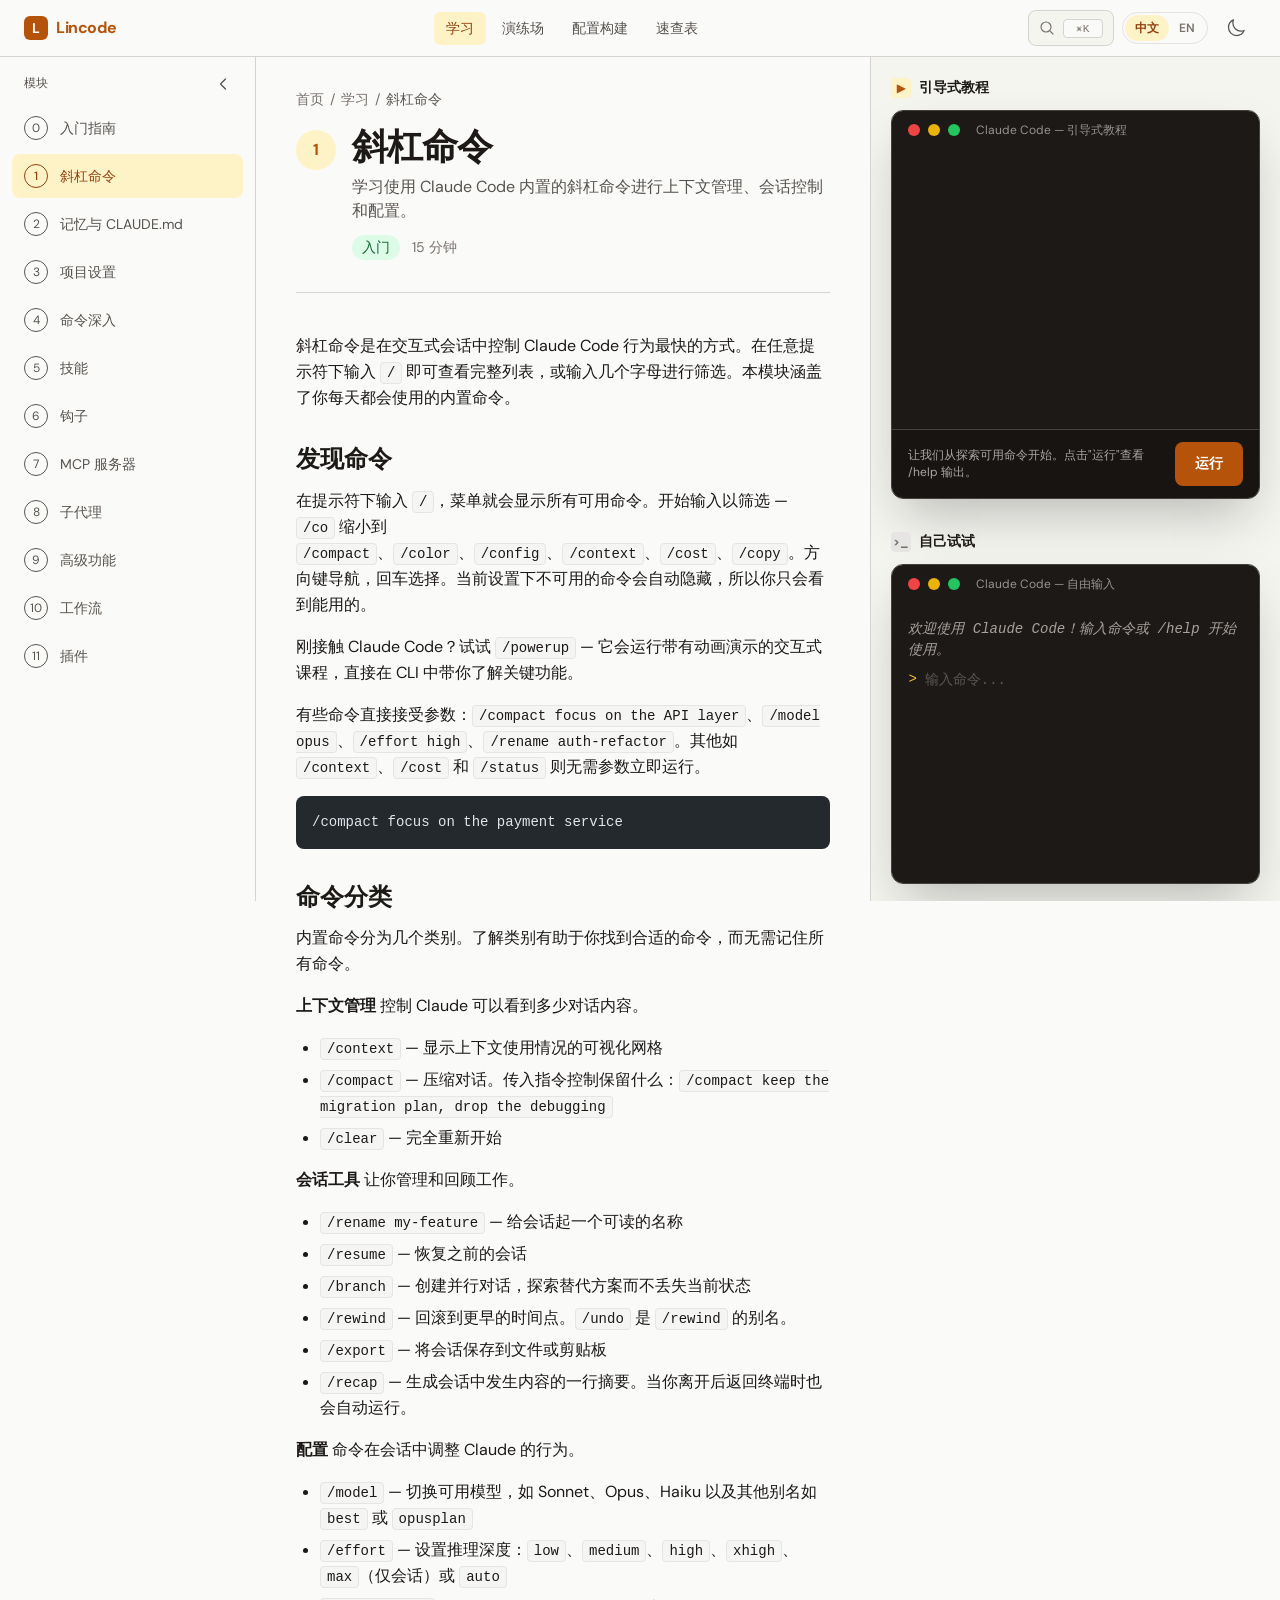
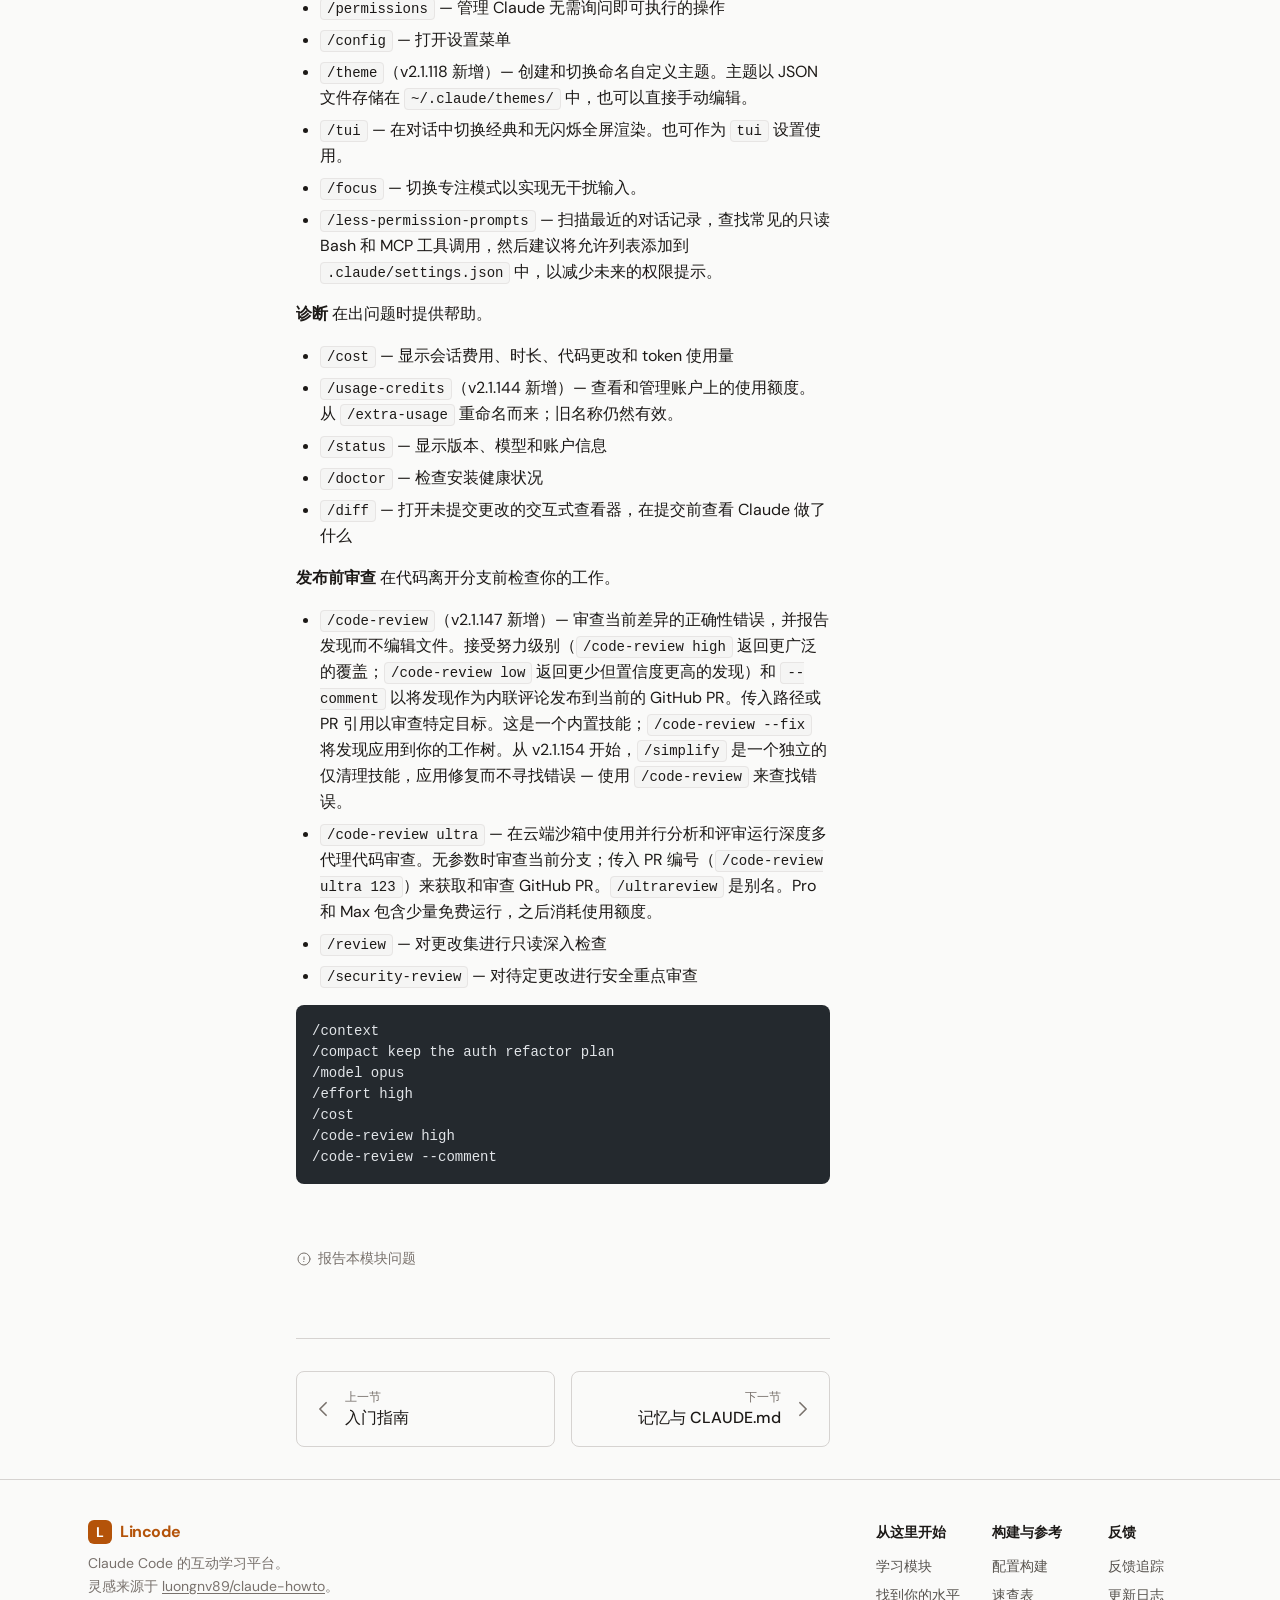
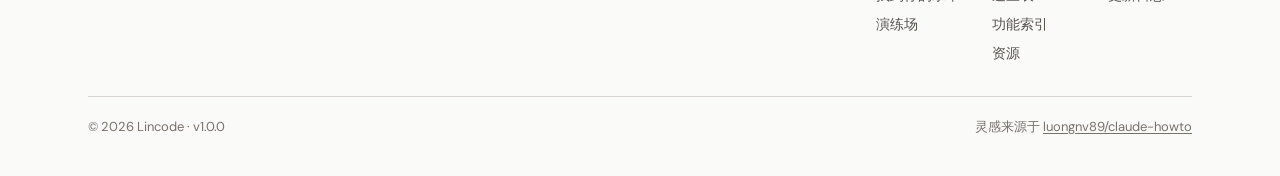
<file: demo-deepseek/index.html>
<!DOCTYPE html>
<html lang="zh-CN" dir="ltr">
<head>
<meta charset="utf-8">
<meta name="viewport" content="width=device-width, initial-scale=1">
<meta name="description" content="学习使用 Claude Code 内置的斜杠命令进行上下文管理、会话控制和配置。">
<title>斜杠命令 — Lincode 学习中心</title>

<!-- Fonts -->
<link rel="preconnect" href="https://fonts.googleapis.com">
<link rel="preconnect" href="https://fonts.gstatic.com" crossorigin>
<link href="https://fonts.googleapis.com/css2?family=DM+Sans:wght@400;500;600;700&family=Source+Serif+4:ital,opsz,wght@0,8..60,400;0,8..60,500;0,8..60,600;1,8..60,400&display=swap" rel="stylesheet">
<style>
@font-face {
  font-family: 'JetBrains Mono';
  src: url('https://claude.nagdy.me/fonts/JetBrainsMono-Regular.woff2') format('woff2');
  font-display: swap;
}

/* ===== CSS Variables (Light) ===== */
:root {
  --font-sans: "DM Sans", ui-sans-serif, system-ui, -apple-system, sans-serif;
  --font-serif: "Source Serif 4", Georgia, "Times New Roman", serif;
  --font-mono: "JetBrains Mono", ui-monospace, "Cascadia Code", "Fira Code", monospace;

  --color-brand: #b45309;
  --color-brand-hover: #92400e;
  --color-brand-light: #fbbf24;
  --color-brand-light-hover: #fcd34d;
  --color-brand-subtle: #fef3c7;
  --color-brand-subtle-dark: #451a03;

  --color-surface: #fafaf9;
  --color-surface-dark: #1c1917;
  --color-surface-elevated: #f5f5f0;
  --color-surface-elevated-dark: #292524;
  --color-surface-muted: #e7e5e4;
  --color-surface-muted-dark: #44403c;

  --color-terminal-bg: #1c1917;
  --color-terminal-text: #e7e5e4;
  --color-terminal-cursor: #fbbf24;
  --color-terminal-selection: #44403c;

  --color-success: #22c55e;
  --color-warning: #eab308;
  --color-error: #ef4444;

  --color-text-primary: #1c1917;
  --color-text-primary-dark: #fafaf9;
  --color-text-secondary: #57534e;
  --color-text-secondary-dark: #d6d3d1;
  --color-text-muted: #78716c;
  --color-text-muted-dark: #a8a29e;

  --color-border: #d6d3d1;
  --color-border-dark: #44403c;

  --color-green-100: #dcfce7;
  --color-green-800: #166534;
  --color-green-900: #14532d;
  --color-stone-100: #f5f5f4;
  --color-stone-200: #e7e5e4;
  --color-stone-300: #d6d3d1;
  --color-stone-400: #a8a29e;
  --color-stone-500: #78716c;
  --color-stone-600: #57534e;
  --color-stone-700: #44403c;
  --color-stone-800: #292524;
  --color-stone-900: #1c1917;
  --color-stone-950: #0c0a09;
  --color-white: #ffffff;
  --color-black: #000000;

  --spacing: 0.25rem;
  --radius-sm: 0.25rem;
  --radius-md: 0.375rem;
  --radius-lg: 0.5rem;
  --radius-xl: 0.75rem;
  --radius-2xl: 1rem;
}

/* ===== Dark Mode ===== */
html.dark {
  --color-surface: #1c1917;
  --color-surface-elevated: #292524;
  --color-surface-muted: #44403c;
  --color-text-primary: #fafaf9;
  --color-text-secondary: #d6d3d1;
  --color-text-muted: #a8a29e;
  --color-border: #44403c;
  --color-brand-subtle: #451a03;
  --color-white: #292524;
  --color-stone-100: #292524;
  --color-stone-200: #44403c;
  --color-stone-800: #1c1917;
  --color-stone-900: #0c0a09;
  --color-green-100: #14532d;
  --color-green-800: #4ade80;
}

/* ===== Base ===== */
*, *::before, *::after {
  box-sizing: border-box;
  margin: 0;
  padding: 0;
}

html {
  -webkit-text-size-adjust: 100%;
  line-height: 1.5;
  font-family: var(--font-sans);
}

body {
  min-height: 100vh;
  display: flex;
  flex-direction: column;
  background: var(--color-surface);
  color: var(--color-text-primary);
}

a { color: inherit; text-decoration: inherit; }
img, svg { vertical-align: middle; display: block; }

/* ===== Skip Link ===== */
.skip-link {
  position: absolute;
  left: -9999px;
  z-index: 999;
  padding: 8px 16px;
  background: var(--color-brand);
  color: white;
  font-size: 14px;
  border-radius: 0 0 var(--radius-md) 0;
}
.skip-link:focus { left: 0; }

/* ===== Header ===== */
.header {
  position: sticky;
  top: 0;
  z-index: 40;
  border-bottom: 1px solid var(--color-border);
  background: var(--color-surface);
  backdrop-filter: blur(8px);
}
html.dark .header {
  border-color: var(--color-border-dark);
  background: var(--color-surface-dark);
}
.header-inner {
  max-width: 90rem;
  margin: 0 auto;
  height: 3.5rem;
  display: flex;
  align-items: center;
  justify-content: space-between;
  padding: 0 1rem;
}
@media (min-width: 64rem) {
  .header-inner { padding: 0 1.5rem; }
}
.logo {
  display: flex;
  align-items: center;
  gap: 0.5rem;
  font-size: 1rem;
  font-weight: 700;
  letter-spacing: -0.025em;
  color: var(--color-text-primary);
}
.logo-icon {
  width: 24px;
  height: 24px;
  flex-shrink: 0;
  display: flex;
  align-items: center;
  justify-content: center;
  border-radius: 6px;
  background: var(--color-brand);
  color: white;
  font-size: 14px;
  font-weight: 700;
}
.logo-brand { color: var(--color-brand); }
html.dark .logo-brand { color: var(--color-brand-light); }
.logo-muted { color: var(--color-text-muted); }

/* Desktop nav */
.desktop-nav { display: none; }
@media (min-width: 64rem) {
  .desktop-nav { display: flex; align-items: center; gap: 0.25rem; }
}
.nav-link {
  border-radius: var(--radius-md);
  padding: 0.375rem 0.75rem;
  font-size: 0.875rem;
  font-weight: 500;
  transition: color 0.15s, background 0.15s;
  color: var(--color-text-secondary);
}
.nav-link:hover { color: var(--color-text-primary); }
.nav-link.active {
  background: var(--color-brand-subtle);
  color: var(--color-brand-hover);
}
html.dark .nav-link.active {
  background: var(--color-brand-subtle-dark);
  color: var(--color-brand-light);
}

/* Header right */
.header-right {
  display: flex;
  align-items: center;
  gap: 0.5rem;
}

.search-pill {
  display: none;
  height: 2.25rem;
  align-items: center;
  gap: 0.5rem;
  border-radius: var(--radius-lg);
  border: 1px solid var(--color-border);
  background: var(--color-surface-elevated);
  padding: 0 0.625rem;
  color: var(--color-text-muted);
  cursor: pointer;
  transition: border-color 0.15s, color 0.15s;
}
.search-pill:hover {
  border-color: rgba(180, 83, 9, 0.4);
  color: var(--color-text-secondary);
}
@media (min-width: 64rem) {
  .search-pill { display: inline-flex; }
}
.search-pill svg { width: 16px; height: 16px; }
.search-shortcut {
  display: inline-block;
  min-width: 2.5rem;
  border-radius: 4px;
  border: 1px solid var(--color-border);
  background: var(--color-surface);
  padding: 0.125rem 0.375rem;
  font-family: var(--font-mono);
  font-size: 11px;
  text-transform: uppercase;
  letter-spacing: 0.05em;
  text-align: center;
  color: var(--color-text-muted);
}
html.dark .search-shortcut {
  border-color: var(--color-border-dark);
  background: var(--color-surface-dark);
}

/* Icon button */
.icon-btn {
  display: flex;
  width: 2.5rem;
  height: 2.5rem;
  align-items: center;
  justify-content: center;
  border-radius: var(--radius-lg);
  color: var(--color-text-secondary);
  cursor: pointer;
  background: none;
  border: none;
  transition: background 0.15s, color 0.15s;
}
.icon-btn:hover {
  background: var(--color-surface-muted);
  color: var(--color-text-primary);
}
html.dark .icon-btn:hover {
  background: var(--color-surface-muted-dark);
}

/* Language switcher */
.lang-switcher {
  display: flex;
  align-items: center;
  border-radius: 999px;
  border: 1px solid rgba(214, 211, 209, 0.6);
  padding: 0.125rem;
}
html.dark .lang-switcher {
  border-color: rgba(68, 64, 60, 0.6);
}
.lang-link {
  border-radius: 999px;
  padding: 0.25rem 0.625rem;
  font-size: 0.75rem;
  font-weight: 600;
  transition: background 0.15s, color 0.15s;
  color: var(--color-text-muted);
  text-decoration: none;
}
.lang-link:hover { color: var(--color-text-primary); }
.lang-link.active {
  background: var(--color-brand-subtle);
  color: var(--color-brand-hover);
}
html.dark .lang-link.active {
  background: var(--color-brand-subtle-dark);
  color: var(--color-brand-light);
}

/* ===== Layout Grid ===== */
.layout-grid {
  flex: 1;
}
@media (min-width: 64rem) {
  .layout-grid {
    display: grid;
    grid-template-columns: 16rem 1fr;
  }
  .layout-grid.has-sidebar-right {
    grid-template-columns: 16rem 1fr;
  }
  .layout-grid .main-with-aside {
    display: grid;
    grid-template-columns: 3fr 2fr;
  }
}

/* ===== Sidebar ===== */
.desktop-sidebar {
  display: none;
}
@media (min-width: 64rem) {
  .desktop-sidebar {
    display: block;
    position: sticky;
    top: 3.5rem;
    height: calc(100vh - 3.5rem);
    overflow-y: auto;
    border-right: 1px solid var(--color-border);
  }
  html.dark .desktop-sidebar {
    border-color: var(--color-border-dark);
  }
}
.sidebar-inner {
  padding: 0.75rem;
}

/* Sidebar nav */
.sidebar-toggle {
  display: flex;
  width: 100%;
  align-items: center;
  justify-content: space-between;
  border-radius: var(--radius-lg);
  padding: 0.375rem 0.75rem;
  font-size: 0.75rem;
  font-weight: 500;
  color: var(--color-text-secondary);
  cursor: pointer;
  background: none;
  border: none;
  transition: background 0.15s, color 0.15s;
  margin-bottom: 0.5rem;
}
.sidebar-toggle:hover {
  background: var(--color-surface-muted);
  color: var(--color-text-primary);
}
html.dark .sidebar-toggle:hover {
  background: var(--color-surface-muted-dark);
}
.sidebar-chevron {
  width: 1rem;
  height: 1rem;
  transition: transform 0.15s;
}

.sidebar-nav-list {
  list-style: none;
  display: flex;
  flex-direction: column;
  gap: 0.25rem;
}
.sidebar-nav-link {
  display: flex;
  min-height: 44px;
  align-items: center;
  gap: 0.75rem;
  border-radius: var(--radius-lg);
  padding: 0.5rem 0.75rem;
  font-size: 0.875rem;
  color: var(--color-text-secondary);
  text-decoration: none;
  transition: background 0.15s, color 0.15s;
}
.sidebar-nav-link:hover {
  background: var(--color-surface-muted);
  color: var(--color-text-primary);
}
html.dark .sidebar-nav-link:hover {
  background: var(--color-surface-muted-dark);
}
.sidebar-nav-link.active {
  background: var(--color-brand-subtle);
  color: var(--color-brand-hover);
  font-weight: 500;
}
html.dark .sidebar-nav-link.active {
  background: var(--color-brand-subtle-dark);
  color: var(--color-brand-light);
}
.sidebar-number {
  display: flex;
  width: 1.5rem;
  height: 1.5rem;
  flex-shrink: 0;
  align-items: center;
  justify-content: center;
  border-radius: 50%;
  border: 1px solid currentColor;
  font-size: 0.75rem;
}
.sidebar-title {
  min-width: 0;
  overflow: hidden;
  text-overflow: ellipsis;
  white-space: nowrap;
}

/* ===== Main Content ===== */
.main-content {
  min-width: 0;
}
.main-inner {
  display: grid;
}
@media (min-width: 64rem) {
  .main-inner {
    grid-template-columns: 3fr 2fr;
  }
}

/* Prose column */
.prose-column {
  min-width: 0;
  padding: 1.5rem 1rem;
}
@media (min-width: 64rem) {
  .prose-column {
    padding: 2rem 2.5rem;
  }
}

/* Module header */
.module-header {
  margin-bottom: 2.5rem;
  border-bottom: 1px solid var(--color-border);
  padding-bottom: 2rem;
}
html.dark .module-header {
  border-color: var(--color-border-dark);
}
.breadcrumb {
  display: flex;
  align-items: center;
  gap: 0.375rem;
  margin-bottom: 1rem;
  font-size: 0.875rem;
  color: var(--color-text-muted);
}
.breadcrumb a { transition: color 0.15s; }
.breadcrumb a:hover { color: var(--color-brand-hover); }
html.dark .breadcrumb a:hover { color: var(--color-brand-light); }
.breadcrumb-current { color: var(--color-text-secondary); }

.module-title-row {
  display: flex;
  align-items: flex-start;
  gap: 1rem;
}
.module-number {
  margin-top: 0.25rem;
  display: flex;
  width: 2.5rem;
  height: 2.5rem;
  flex-shrink: 0;
  align-items: center;
  justify-content: center;
  border-radius: 50%;
  background: var(--color-brand-subtle);
  font-size: 1rem;
  font-weight: 700;
  color: var(--color-brand);
}
html.dark .module-number {
  background: var(--color-brand-subtle-dark);
  color: var(--color-brand-light);
}
.module-title {
  font-family: var(--font-serif);
  font-size: 1.875rem;
  font-weight: 700;
  letter-spacing: -0.025em;
  line-height: 1.15;
  color: var(--color-text-primary);
}
@media (min-width: 64rem) {
  .module-title { font-size: 2.25rem; }
}
.module-desc {
  margin-top: 0.5rem;
  max-width: 32rem;
  color: var(--color-text-secondary);
}
.module-meta {
  margin-top: 0.75rem;
  display: flex;
  flex-wrap: wrap;
  align-items: center;
  gap: 0.75rem;
  font-size: 0.875rem;
}
.badge {
  display: inline-block;
  border-radius: 999px;
  padding: 0.125rem 0.625rem;
  font-weight: 500;
  background: var(--color-green-100);
  color: var(--color-green-800);
}
.module-time {
  color: var(--color-text-muted);
}

/* ===== Prose ===== */
.prose {
  max-width: none;
  font-size: 1rem;
  line-height: 1.625;
  color: var(--color-text-primary);
}
.prose h2 {
  font-family: var(--font-serif);
  font-size: 1.5rem;
  font-weight: 600;
  line-height: 1.35;
  margin-top: 2rem;
  margin-bottom: 0.75rem;
  color: var(--color-text-primary);
}
.prose p {
  margin-bottom: 1rem;
}
.prose code {
  font-family: var(--font-mono);
  font-size: 0.875em;
  background: var(--color-stone-100);
  padding: 0.125rem 0.375rem;
  border-radius: 4px;
  border: 1px solid var(--color-stone-200);
  color: var(--color-text-primary);
}
html.dark .prose code {
  background: var(--color-stone-800);
  border-color: var(--color-stone-700);
}
.prose strong {
  font-weight: 600;
  color: var(--color-text-primary);
}
.prose ul {
  list-style: disc;
  padding-left: 1.5rem;
  margin-bottom: 1rem;
}
.prose li {
  margin-bottom: 0.375rem;
}
.prose a {
  color: var(--color-brand);
  text-decoration: underline;
  text-underline-offset: 2px;
  transition: color 0.15s;
}
.prose a:hover {
  color: var(--color-brand-hover);
}
html.dark .prose a {
  color: var(--color-brand-light);
}
html.dark .prose a:hover {
  color: var(--color-brand-light-hover);
}

/* Code block */
.code-block {
  overflow-x: auto;
  border-radius: var(--radius-lg);
  background: #24292e;
  color: #e1e4e8;
  margin-bottom: 1rem;
}
.code-block pre {
  padding: 1rem;
  font-family: var(--font-mono);
  font-size: 0.875rem;
  line-height: 1.5;
  overflow-x: auto;
}
.code-block code {
  background: none !important;
  border: none !important;
  padding: 0 !important;
  font-size: inherit !important;
  color: inherit !important;
}

/* ===== Right Panel (Sticky) ===== */
.right-panel {
  display: none;
}
@media (min-width: 64rem) {
  .right-panel {
    display: block;
    position: sticky;
    top: 3.5rem;
    height: calc(100vh - 3.5rem);
    overflow-y: auto;
    border-left: 1px solid var(--color-border);
    background: var(--color-surface-elevated);
  }
  html.dark .right-panel {
    border-color: var(--color-border-dark);
    background: var(--color-surface-elevated-dark);
  }
}
.right-panel-inner {
  padding: 1.25rem;
}
.right-panel-section {
  margin-bottom: 2rem;
}
.section-title {
  display: flex;
  align-items: center;
  gap: 0.5rem;
  margin-bottom: 0.75rem;
  font-size: 0.875rem;
  font-weight: 600;
  color: var(--color-text-primary);
}
.section-icon {
  display: flex;
  width: 1.25rem;
  height: 1.25rem;
  align-items: center;
  justify-content: center;
  border-radius: 4px;
  font-size: 0.75rem;
  font-weight: 700;
}
.section-icon.brand {
  background: var(--color-brand-subtle);
  color: var(--color-brand);
}
html.dark .section-icon.brand {
  background: var(--color-brand-subtle-dark);
  color: var(--color-brand-light);
}
.section-icon.muted {
  background: var(--color-surface-muted);
  color: var(--color-text-muted);
}
html.dark .section-icon.muted {
  background: var(--color-surface-muted-dark);
}

/* ===== Terminal Simulator ===== */
.terminal {
  overflow: hidden;
  border-radius: var(--radius-xl);
  border: 1px solid #44403c;
  box-shadow: 0 25px 50px -12px rgba(0,0,0,0.25);
}
.terminal-titlebar {
  display: flex;
  align-items: center;
  gap: 0.5rem;
  background: #1c1917;
  padding: 0.625rem 1rem;
}
.terminal-dot {
  width: 0.75rem;
  height: 0.75rem;
  border-radius: 50%;
}
.terminal-dot.red { background: #ef4444; }
.terminal-dot.yellow { background: #eab308; }
.terminal-dot.green { background: #22c55e; }
.terminal-label {
  margin-left: 0.5rem;
  font-size: 0.75rem;
  color: rgba(231, 229, 228, 0.6);
  font-family: var(--font-sans);
}
.terminal-body {
  background: #1c1917;
  padding: 1rem;
  font-family: var(--font-mono);
  font-size: 0.875rem;
  min-height: 280px;
  max-height: 480px;
  overflow-y: auto;
  color: #e7e5e4;
  line-height: 1.5;
}
.terminal-body .welcome {
  color: #a8a29e;
  font-style: italic;
  margin-bottom: 0.5rem;
}
.terminal-body .prompt-line {
  display: flex;
  align-items: center;
  gap: 0.5rem;
}
.terminal-body .prompt {
  color: var(--color-brand-light);
  flex-shrink: 0;
  user-select: none;
}
.terminal-input {
  flex: 1;
  background: transparent;
  border: none;
  outline: none;
  font-family: var(--font-mono);
  font-size: 1rem;
  color: #e7e5e4;
  caret-color: #fbbf24;
}
@media (min-width: 64rem) {
  .terminal-input { font-size: 0.875rem; }
}
.terminal-input::placeholder {
  color: rgba(231, 229, 228, 0.3);
}
.terminal-footer {
  display: flex;
  align-items: center;
  justify-content: space-between;
  border-top: 1px solid #44403c;
  background: #171412;
  padding: 0.75rem 1rem;
}
.terminal-desc {
  flex: 1;
  font-family: var(--font-sans);
  font-size: 0.75rem;
  color: rgba(231, 229, 228, 0.7);
  line-height: 1.4;
}
.terminal-btn {
  min-height: 44px;
  border-radius: var(--radius-lg);
  background: var(--color-brand);
  padding: 0.5rem 1.25rem;
  font-size: 0.875rem;
  font-weight: 600;
  color: white;
  border: none;
  cursor: pointer;
  white-space: nowrap;
  transition: background 0.15s;
}
.terminal-btn:hover {
  background: var(--color-brand-hover);
}

/* Guided step output */
.terminal-output {
  margin-bottom: 0.5rem;
  white-space: pre-wrap;
  font-family: var(--font-mono);
  font-size: 0.875rem;
  color: #e7e5e4;
  line-height: 1.5;
}

/* ===== Quiz ===== */
.quiz-card {
  border-radius: var(--radius-xl);
  border: 1px solid var(--color-stone-200);
  background: var(--color-white);
  padding: 1.5rem;
}
html.dark .quiz-card {
  border-color: var(--color-stone-700);
  background: rgba(41, 37, 36, 0.5);
}
.quiz-header {
  display: flex;
  align-items: center;
  justify-content: space-between;
  margin-bottom: 1rem;
  font-size: 0.75rem;
  color: var(--color-stone-500);
}
html.dark .quiz-header { color: var(--color-stone-400); }
.quiz-progress {
  height: 0.375rem;
  border-radius: 999px;
  background: var(--color-stone-100);
  margin-bottom: 1.5rem;
  overflow: hidden;
}
html.dark .quiz-progress { background: var(--color-stone-700); }
.quiz-progress-bar {
  height: 100%;
  border-radius: 999px;
  background: var(--color-brand);
  transition: width 0.3s;
}
.quiz-question {
  margin-bottom: 1rem;
  font-size: 1rem;
  font-weight: 500;
  color: var(--color-stone-900);
  line-height: 1.5;
}
html.dark .quiz-question { color: var(--color-stone-100); }
.quiz-options {
  display: flex;
  flex-direction: column;
  gap: 0.5rem;
}
.quiz-option {
  display: flex;
  width: 100%;
  align-items: flex-start;
  gap: 0.75rem;
  border-radius: var(--radius-lg);
  border: 1px solid var(--color-stone-200);
  padding: 0.75rem;
  font-size: 0.875rem;
  text-align: left;
  cursor: pointer;
  transition: border-color 0.15s;
  color: var(--color-stone-800);
  background: transparent;
}
html.dark .quiz-option {
  border-color: var(--color-stone-600);
  color: var(--color-stone-200);
}
.quiz-option:hover {
  border-color: var(--color-brand-light-hover);
}
html.dark .quiz-option:hover {
  border-color: var(--color-brand-hover);
}
.quiz-radio {
  margin-top: 0.125rem;
  display: flex;
  width: 1.25rem;
  height: 1.25rem;
  flex-shrink: 0;
  align-items: center;
  justify-content: center;
  border-radius: 50%;
  border: 2px solid var(--color-stone-300);
}
html.dark .quiz-radio {
  border-color: var(--color-stone-600);
}

/* ===== Templates ===== */
.template-card {
  border-radius: var(--radius-xl);
  border: 1px solid var(--color-border);
  background: var(--color-white);
  padding: 1rem;
  box-shadow: 0 1px 3px rgba(0,0,0,0.05);
  margin-bottom: 1.5rem;
}
html.dark .template-card {
  border-color: var(--color-border-dark);
  background: var(--color-stone-800);
}
.template-header {
  display: flex;
  flex-direction: column;
  gap: 0.5rem;
  margin-bottom: 0.75rem;
}
@media (min-width: 40rem) {
  .template-header {
    flex-direction: row;
    align-items: flex-start;
    justify-content: space-between;
  }
}
.template-name {
  font-size: 1rem;
  font-weight: 600;
  color: var(--color-text-primary);
}
.template-desc {
  margin-top: 0.25rem;
  font-size: 0.875rem;
  color: var(--color-text-secondary);
}
.template-lang {
  display: inline-block;
  border-radius: 4px;
  background: var(--color-stone-100);
  padding: 0.125rem 0.375rem;
  font-family: var(--font-mono);
  font-size: 0.75rem;
  color: var(--color-stone-600);
  white-space: nowrap;
  flex-shrink: 0;
}
html.dark .template-lang {
  background: var(--color-stone-800);
  color: var(--color-stone-300);
}
.template-code-wrap {
  position: relative;
  overflow-x: auto;
  border-radius: var(--radius-lg);
  border: 1px solid var(--color-stone-700);
  background: var(--color-stone-900);
}
.template-code {
  padding: 1rem 2.5rem 1rem 1rem;
  font-family: var(--font-mono);
  font-size: 0.875rem;
  color: var(--color-stone-100);
  line-height: 1.5;
  white-space: pre-wrap;
}
.copy-btn {
  position: absolute;
  top: 0.5rem;
  right: 0.5rem;
  display: inline-flex;
  align-items: center;
  border-radius: var(--radius-md);
  padding: 0.375rem;
  opacity: 0.6;
  cursor: pointer;
  color: var(--color-stone-400);
  background: transparent;
  border: none;
  transition: opacity 0.15s, color 0.15s;
}
.copy-btn:hover {
  opacity: 1;
  color: var(--color-stone-100);
}
.copy-btn svg { width: 1rem; height: 1rem; }
.share-btn {
  display: inline-flex;
  align-items: center;
  gap: 0.25rem;
  margin-top: 0.25rem;
  font-size: 0.875rem;
  color: var(--color-text-muted);
  cursor: pointer;
  background: none;
  border: none;
  transition: color 0.15s;
}
.share-btn:hover { color: var(--color-brand); }
.share-btn svg { width: 0.875rem; height: 0.875rem; }
html.dark .share-btn:hover { color: var(--color-brand-light); }

/* ===== Report Link ===== */
.report-link {
  display: inline-flex;
  align-items: center;
  gap: 0.375rem;
  margin-top: 3rem;
  font-size: 0.875rem;
  color: var(--color-text-muted);
  text-decoration: none;
  transition: color 0.15s;
}
.report-link:hover { color: var(--color-brand); }
.report-link svg { width: 1rem; height: 1rem; }
html.dark .report-link:hover { color: var(--color-brand-light); }

/* ===== Prev/Next Nav ===== */
.module-nav {
  margin-top: 4rem;
  display: grid;
  gap: 1rem;
  border-top: 1px solid var(--color-border);
  padding-top: 2rem;
  grid-template-columns: 1fr 1fr;
}
html.dark .module-nav {
  border-color: var(--color-border-dark);
}
.module-nav-link {
  display: flex;
  align-items: center;
  gap: 0.75rem;
  border-radius: var(--radius-lg);
  border: 1px solid var(--color-border);
  padding: 1rem;
  text-decoration: none;
  transition: border-color 0.15s, background 0.15s;
}
.module-nav-link:hover {
  border-color: var(--color-brand);
  background: rgba(254, 243, 199, 0.3);
}
html.dark .module-nav-link {
  border-color: var(--color-border-dark);
}
html.dark .module-nav-link:hover {
  border-color: var(--color-brand-light);
  background: rgba(69, 26, 3, 0.3);
}
.module-nav-link.next {
  justify-content: flex-end;
  text-align: right;
}
.module-nav-label {
  display: block;
  font-size: 0.75rem;
  color: var(--color-text-muted);
}
.module-nav-text {
  font-weight: 500;
  color: var(--color-text-primary);
  transition: color 0.15s;
}
.module-nav-link:hover .module-nav-text {
  color: var(--color-brand-hover);
}
html.dark .module-nav-link:hover .module-nav-text {
  color: var(--color-brand-light);
}
.module-nav-arrow {
  width: 1.25rem;
  height: 1.25rem;
  flex-shrink: 0;
  color: var(--color-text-muted);
  transition: transform 0.15s;
}
.module-nav-link:hover .module-nav-arrow.prev {
  transform: translateX(-0.125rem);
}
.module-nav-link:hover .module-nav-arrow.next {
  transform: translateX(0.125rem);
}

/* ===== Footer ===== */
.footer {
  border-top: 1px solid var(--color-border);
}
html.dark .footer {
  border-color: var(--color-border-dark);
}
.footer-inner {
  max-width: 72rem;
  margin: 0 auto;
  padding: 2.5rem 1rem;
}
@media (min-width: 64rem) {
  .footer-inner { padding: 2.5rem 1.5rem; }
}
.footer-top {
  display: flex;
  flex-direction: column;
  gap: 2rem;
}
@media (min-width: 64rem) {
  .footer-top {
    flex-direction: row;
    align-items: flex-start;
    justify-content: space-between;
  }
}
.footer-brand {
  max-width: 20rem;
}
.footer-brand-text {
  margin-top: 0.5rem;
  font-size: 0.875rem;
  line-height: 1.625;
  color: var(--color-text-muted);
}
.footer-nav {
  display: grid;
  gap: 2rem;
  grid-template-columns: repeat(2, 1fr);
}
@media (min-width: 64rem) {
  .footer-nav {
    grid-template-columns: repeat(3, 1fr);
  }
}
.footer-nav-section-title {
  font-size: 0.875rem;
  font-weight: 600;
  color: var(--color-text-primary);
}
.footer-nav-list {
  list-style: none;
  margin-top: 0.75rem;
  display: flex;
  flex-direction: column;
  gap: 0.5rem;
  font-size: 0.875rem;
  color: var(--color-text-secondary);
}
.footer-nav-list a {
  transition: color 0.15s;
  text-decoration: none;
}
.footer-nav-list a:hover { color: var(--color-brand); }
html.dark .footer-nav-list a:hover { color: var(--color-brand-light); }
.footer-bottom {
  margin-top: 2rem;
  display: flex;
  flex-direction: column;
  gap: 0.25rem;
  border-top: 1px solid var(--color-border);
  padding-top: 1.25rem;
  font-size: 13px;
  color: var(--color-text-muted);
}
@media (min-width: 64rem) {
  .footer-bottom {
    flex-direction: row;
    align-items: center;
    justify-content: space-between;
  }
}
html.dark .footer-bottom {
  border-color: var(--color-border-dark);
}
.footer-bottom a {
  text-decoration: underline;
  text-underline-offset: 2px;
  transition: color 0.15s;
}
.footer-bottom a:hover { color: var(--color-brand); }
html.dark .footer-bottom a:hover { color: var(--color-brand-light); }

/* ===== Mobile ===== */
.mobile-only { display: block; }
@media (min-width: 64rem) {
  .mobile-only { display: none !important; }
}
.desktop-only { display: none; }
@media (min-width: 64rem) {
  .desktop-only { display: block; }
}

/* ===== Dark mode toggle icons ===== */
.sun-icon { display: none; }
.dark .sun-icon { display: block; }
.dark .moon-icon { display: none; }
.moon-icon { display: block; }

/* ===== Responsive tweaks ===== */
@media (max-width: 63.999rem) {
  .main-inner { display: block; }
  .prose-column { padding: 1.5rem 1rem; }
}
</style>
</head>
<body>

<!-- Skip link -->
<a href="#main-content" class="skip-link">跳到主要内容</a>

<!-- ===== Header ===== -->
<header class="header" aria-label="网站页眉">
  <div class="header-inner">
    <a href="/" class="logo">
      <span class="logo-icon">L</span>
      <span class="logo-brand">Lincode</span>
    </a>

    <nav class="desktop-nav" aria-label="主导航">
      <a href="/learn" class="nav-link active">学习</a>
      <a href="/playground" class="nav-link">演练场</a>
      <a href="/build" class="nav-link">配置构建</a>
      <a href="/reference" class="nav-link">速查表</a>
    </nav>

    <div class="header-right">
      <button class="search-pill" aria-label="搜索 (⌘K)">
        <svg fill="none" viewBox="0 0 24 24" stroke-width="1.75" stroke="currentColor">
          <path stroke-linecap="round" stroke-linejoin="round" d="M21 21l-4.35-4.35M10.5 18a7.5 7.5 0 100-15 7.5 7.5 0 000 15z"/>
        </svg>
        <span class="search-shortcut">⌘K</span>
      </button>

      <nav class="lang-switcher" aria-label="语言">
        <span class="lang-link active">中文</span>
        <a href="#" class="lang-link">EN</a>
      </nav>

      <button id="darkModeToggle" class="icon-btn" aria-label="切换深色模式">
        <svg class="sun-icon" fill="none" viewBox="0 0 24 24" stroke-width="1.5" stroke="currentColor" width="20" height="20">
          <path stroke-linecap="round" stroke-linejoin="round" d="M12 3v2.25m6.364.386l-1.591 1.591M21 12h-2.25m-.386 6.364l-1.591-1.591M12 18.75V21m-4.773-4.227l-1.591 1.591M5.25 12H3m4.227-4.773L5.636 5.636M15.75 12a3.75 3.75 0 11-7.5 0 3.75 3.75 0 017.5 0z"/>
        </svg>
        <svg class="moon-icon" fill="none" viewBox="0 0 24 24" stroke-width="1.5" stroke="currentColor" width="20" height="20">
          <path stroke-linecap="round" stroke-linejoin="round" d="M21.752 15.002A9.718 9.718 0 0118 15.75c-5.385 0-9.75-4.365-9.75-9.75 0-1.33.266-2.597.748-3.752A9.753 9.753 0 003 11.25C3 16.635 7.365 21 12.75 21a9.753 9.753 0 009.002-5.998z"/>
        </svg>
      </button>

      <button id="mobileMenuToggle" class="icon-btn mobile-only" aria-label="打开导航菜单" aria-expanded="false">
        <svg fill="none" viewBox="0 0 24 24" stroke-width="1.5" stroke="currentColor" width="20" height="20">
          <path stroke-linecap="round" stroke-linejoin="round" d="M3.75 6.75h16.5M3.75 12h16.5m-16.5 5.25h16.5"/>
        </svg>
      </button>
    </div>
  </div>
</header>

<!-- ===== Layout ===== -->
<div class="layout-grid" id="layoutGrid">
  <!-- Desktop Sidebar -->
  <aside class="desktop-sidebar" id="desktopSidebar">
    <nav class="sidebar-inner" aria-label="模块导航">
      <div>
        <button class="sidebar-toggle" id="sidebarCollapseToggle" aria-label="切换侧边栏">
          <span>模块</span>
          <svg class="sidebar-chevron" fill="none" viewBox="0 0 24 24" stroke-width="2" stroke="currentColor">
            <path stroke-linecap="round" stroke-linejoin="round" d="M15.75 19.5L8.25 12l7.5-7.5"/>
          </svg>
        </button>
        <ul class="sidebar-nav-list">
          <li><a href="#" class="sidebar-nav-link"><span class="sidebar-number">0</span><span class="sidebar-title">入门指南</span></a></li>
          <li><a href="#" class="sidebar-nav-link active"><span class="sidebar-number">1</span><span class="sidebar-title">斜杠命令</span></a></li>
          <li><a href="#" class="sidebar-nav-link"><span class="sidebar-number">2</span><span class="sidebar-title">记忆与 CLAUDE.md</span></a></li>
          <li><a href="#" class="sidebar-nav-link"><span class="sidebar-number">3</span><span class="sidebar-title">项目设置</span></a></li>
          <li><a href="#" class="sidebar-nav-link"><span class="sidebar-number">4</span><span class="sidebar-title">命令深入</span></a></li>
          <li><a href="#" class="sidebar-nav-link"><span class="sidebar-number">5</span><span class="sidebar-title">技能</span></a></li>
          <li><a href="#" class="sidebar-nav-link"><span class="sidebar-number">6</span><span class="sidebar-title">钩子</span></a></li>
          <li><a href="#" class="sidebar-nav-link"><span class="sidebar-number">7</span><span class="sidebar-title">MCP 服务器</span></a></li>
          <li><a href="#" class="sidebar-nav-link"><span class="sidebar-number">8</span><span class="sidebar-title">子代理</span></a></li>
          <li><a href="#" class="sidebar-nav-link"><span class="sidebar-number">9</span><span class="sidebar-title">高级功能</span></a></li>
          <li><a href="#" class="sidebar-nav-link"><span class="sidebar-number">10</span><span class="sidebar-title">工作流</span></a></li>
          <li><a href="#" class="sidebar-nav-link"><span class="sidebar-number">11</span><span class="sidebar-title">插件</span></a></li>
        </ul>
      </div>
    </nav>
  </aside>

  <!-- Main Content -->
  <main class="main-content" id="main-content" tabindex="-1">
    <div class="main-inner">
      <!-- Prose Column -->
      <div class="prose-column">
        <!-- Module header -->
        <div class="module-header">
          <nav class="breadcrumb" aria-label="面包屑导航">
            <a href="/">首页</a>
            <span aria-hidden="true">/</span>
            <a href="/learn">学习</a>
            <span aria-hidden="true">/</span>
            <span class="breadcrumb-current" aria-current="page">斜杠命令</span>
          </nav>
          <div class="module-title-row">
            <span class="module-number">1</span>
            <div>
              <h1 class="module-title">斜杠命令</h1>
              <p class="module-desc">学习使用 Claude Code 内置的斜杠命令进行上下文管理、会话控制和配置。</p>
              <div class="module-meta">
                <span class="badge">入门</span>
                <span class="module-time">15 分钟</span>
              </div>
            </div>
          </div>
        </div>

        <!-- Prose content -->
        <article class="prose">
          <p>斜杠命令是在交互式会话中控制 Claude Code 行为最快的方式。在任意提示符下输入 <code>/</code> 即可查看完整列表，或输入几个字母进行筛选。本模块涵盖了你每天都会使用的内置命令。</p>

          <h2 id="discovering-commands">发现命令</h2>
          <p>在提示符下输入 <code>/</code>，菜单就会显示所有可用命令。开始输入以筛选 — <code>/co</code> 缩小到 <code>/compact</code>、<code>/color</code>、<code>/config</code>、<code>/context</code>、<code>/cost</code>、<code>/copy</code>。方向键导航，回车选择。当前设置下不可用的命令会自动隐藏，所以你只会看到能用的。</p>
          <p>刚接触 Claude Code？试试 <code>/powerup</code> — 它会运行带有动画演示的交互式课程，直接在 CLI 中带你了解关键功能。</p>
          <p>有些命令直接接受参数：<code>/compact focus on the API layer</code>、<code>/model opus</code>、<code>/effort high</code>、<code>/rename auth-refactor</code>。其他如 <code>/context</code>、<code>/cost</code> 和 <code>/status</code> 则无需参数立即运行。</p>

          <div class="code-block">
            <pre><code><span>/compact focus on the payment service</span></code></pre>
          </div>

          <h2 id="command-categories">命令分类</h2>
          <p>内置命令分为几个类别。了解类别有助于你找到合适的命令，而无需记住所有命令。</p>

          <p><strong>上下文管理</strong> 控制 Claude 可以看到多少对话内容。</p>
          <ul>
            <li><code>/context</code> — 显示上下文使用情况的可视化网格</li>
            <li><code>/compact</code> — 压缩对话。传入指令控制保留什么：<code>/compact keep the migration plan, drop the debugging</code></li>
            <li><code>/clear</code> — 完全重新开始</li>
          </ul>

          <p><strong>会话工具</strong> 让你管理和回顾工作。</p>
          <ul>
            <li><code>/rename my-feature</code> — 给会话起一个可读的名称</li>
            <li><code>/resume</code> — 恢复之前的会话</li>
            <li><code>/branch</code> — 创建并行对话，探索替代方案而不丢失当前状态</li>
            <li><code>/rewind</code> — 回滚到更早的时间点。<code>/undo</code> 是 <code>/rewind</code> 的别名。</li>
            <li><code>/export</code> — 将会话保存到文件或剪贴板</li>
            <li><code>/recap</code> — 生成会话中发生内容的一行摘要。当你离开后返回终端时也会自动运行。</li>
          </ul>

          <p><strong>配置</strong> 命令在会话中调整 Claude 的行为。</p>
          <ul>
            <li><code>/model</code> — 切换可用模型，如 Sonnet、Opus、Haiku 以及其他别名如 <code>best</code> 或 <code>opusplan</code></li>
            <li><code>/effort</code> — 设置推理深度：<code>low</code>、<code>medium</code>、<code>high</code>、<code>xhigh</code>、<code>max</code>（仅会话）或 <code>auto</code></li>
            <li><code>/permissions</code> — 管理 Claude 无需询问即可执行的操作</li>
            <li><code>/config</code> — 打开设置菜单</li>
            <li><code>/theme</code>（v2.1.118 新增）— 创建和切换命名自定义主题。主题以 JSON 文件存储在 <code>~/.claude/themes/</code> 中，也可以直接手动编辑。</li>
            <li><code>/tui</code> — 在对话中切换经典和无闪烁全屏渲染。也可作为 <code>tui</code> 设置使用。</li>
            <li><code>/focus</code> — 切换专注模式以实现无干扰输入。</li>
            <li><code>/less-permission-prompts</code> — 扫描最近的对话记录，查找常见的只读 Bash 和 MCP 工具调用，然后建议将允许列表添加到 <code>.claude/settings.json</code> 中，以减少未来的权限提示。</li>
          </ul>

          <p><strong>诊断</strong> 在出问题时提供帮助。</p>
          <ul>
            <li><code>/cost</code> — 显示会话费用、时长、代码更改和 token 使用量</li>
            <li><code>/usage-credits</code>（v2.1.144 新增）— 查看和管理账户上的使用额度。从 <code>/extra-usage</code> 重命名而来；旧名称仍然有效。</li>
            <li><code>/status</code> — 显示版本、模型和账户信息</li>
            <li><code>/doctor</code> — 检查安装健康状况</li>
            <li><code>/diff</code> — 打开未提交更改的交互式查看器，在提交前查看 Claude 做了什么</li>
          </ul>

          <p><strong>发布前审查</strong> 在代码离开分支前检查你的工作。</p>
          <ul>
            <li><code>/code-review</code>（v2.1.147 新增）— 审查当前差异的正确性错误，并报告发现而不编辑文件。接受努力级别（<code>/code-review high</code> 返回更广泛的覆盖；<code>/code-review low</code> 返回更少但置信度更高的发现）和 <code>--comment</code> 以将发现作为内联评论发布到当前的 GitHub PR。传入路径或 PR 引用以审查特定目标。这是一个内置技能；<code>/code-review --fix</code> 将发现应用到你的工作树。从 v2.1.154 开始，<code>/simplify</code> 是一个独立的仅清理技能，应用修复而不寻找错误 — 使用 <code>/code-review</code> 来查找错误。</li>
            <li><code>/code-review ultra</code> — 在云端沙箱中使用并行分析和评审运行深度多代理代码审查。无参数时审查当前分支；传入 PR 编号（<code>/code-review ultra 123</code>）来获取和审查 GitHub PR。<code>/ultrareview</code> 是别名。Pro 和 Max 包含少量免费运行，之后消耗使用额度。</li>
            <li><code>/review</code> — 对更改集进行只读深入检查</li>
            <li><code>/security-review</code> — 对待定更改进行安全重点审查</li>
          </ul>

          <div class="code-block">
            <pre><code><span>/context</span>
<span>/compact keep the auth refactor plan</span>
<span>/model opus</span>
<span>/effort high</span>
<span>/cost</span>
<span>/code-review high</span>
<span>/code-review --comment</span></code></pre>
          </div>
        </article>

        <!-- Report link -->
        <a href="#" class="report-link">
          <svg fill="none" viewBox="0 0 24 24" stroke-width="1.5" stroke="currentColor">
            <path stroke-linecap="round" stroke-linejoin="round" d="M12 9v3.75m9-.75a9 9 0 1 1-18 0 9 9 0 0 1 18 0Zm-9 3.75h.008v.008H12v-.008Z"/>
          </svg>
          报告本模块问题
        </a>

        <!-- Prev / Next -->
        <nav class="module-nav" aria-label="模块导航">
          <a href="#" class="module-nav-link">
            <svg class="module-nav-arrow prev" fill="none" viewBox="0 0 24 24" stroke-width="2" stroke="currentColor">
              <path stroke-linecap="round" stroke-linejoin="round" d="M15.75 19.5L8.25 12l7.5-7.5"/>
            </svg>
            <div>
              <span class="module-nav-label">上一节</span>
              <span class="module-nav-text">入门指南</span>
            </div>
          </a>
          <a href="#" class="module-nav-link next">
            <div>
              <span class="module-nav-label">下一节</span>
              <span class="module-nav-text">记忆与 CLAUDE.md</span>
            </div>
            <svg class="module-nav-arrow next" fill="none" viewBox="0 0 24 24" stroke-width="2" stroke="currentColor">
              <path stroke-linecap="round" stroke-linejoin="round" d="M8.25 4.5l7.5 7.5-7.5 7.5"/>
            </svg>
          </a>
        </nav>
      </div>

      <!-- Right Panel (Desktop only) -->
      <aside class="right-panel" aria-label="互动面板">
        <div class="right-panel-inner">
          <div class="right-panel-section">
            <h3 class="section-title">
              <span class="section-icon brand">▶</span>
              引导式教程
            </h3>
            <!-- Terminal: Guided -->
            <div class="terminal" role="application" aria-label="斜杠命令引导式教程">
              <div class="terminal-titlebar">
                <span class="terminal-dot red"></span>
                <span class="terminal-dot yellow"></span>
                <span class="terminal-dot green"></span>
                <span class="terminal-label">Claude Code — 引导式教程</span>
              </div>
              <div class="terminal-body" id="guidedTerminalBody">
                <div class="terminal-output" id="guidedOutput"></div>
              </div>
              <div class="terminal-footer">
                <p class="terminal-desc" id="guidedDesc">让我们从探索可用命令开始。点击"运行"查看 /help 输出。</p>
                <button class="terminal-btn" id="guidedRunBtn">运行</button>
              </div>
            </div>
          </div>

          <div class="right-panel-section">
            <h3 class="section-title">
              <span class="section-icon muted">&gt;_</span>
              自己试试
            </h3>
            <!-- Terminal: Free Type -->
            <div class="terminal" role="application" aria-label="斜杠命令自由输入终端">
              <div class="terminal-titlebar">
                <span class="terminal-dot red"></span>
                <span class="terminal-dot yellow"></span>
                <span class="terminal-dot green"></span>
                <span class="terminal-label">Claude Code — 自由输入</span>
              </div>
              <div class="terminal-body">
                <div class="welcome">欢迎使用 Claude Code！输入命令或 /help 开始使用。</div>
                <div id="freeTypeOutput"></div>
                <div class="prompt-line" style="margin-top:0.5rem;">
                  <span class="prompt">&gt;</span>
                  <input type="text" class="terminal-input" id="freeTypeInput" placeholder="输入命令..." aria-label="终端命令输入" autocomplete="off" spellcheck="false">
                </div>
              </div>
            </div>
          </div>

          <div class="right-panel-section">
            <h3 class="section-title">
              <span class="section-icon brand">?</span>
              检查你的理解
            </h3>
            <div class="quiz-card" id="quizCard">
              <div class="quiz-header">
                <span id="quizCounter">第 1 题，共 7 题</span>
                <span id="quizPercent">0%</span>
              </div>
              <div class="quiz-progress">
                <div class="quiz-progress-bar" id="quizProgressBar" style="width:0%"></div>
              </div>
              <p class="quiz-question" id="quizQuestion">当你在 Claude Code 中运行 /compact 时会发生什么？</p>
              <div class="quiz-options" id="quizOptions" role="radiogroup"></div>
              <div id="quizResult" style="margin-top: 1rem;"></div>
            </div>
          </div>

          <div class="right-panel-section">
            <section aria-label="斜杠命令模板">
              <h3 class="section-title" style="font-size:1rem;margin-bottom:1rem;">斜杠命令模板</h3>

              <!-- Template 1 -->
              <div class="template-card">
                <div class="template-header">
                  <div>
                    <h4 class="template-name">专注与检查工作流</h4>
                    <p class="template-desc">在开始实施之前，用于引导 Claude 了解仓库的斜杠命令序列。</p>
                  </div>
                  <span class="template-lang">markdown</span>
                </div>
                <div class="template-code-wrap" aria-label="专注与检查工作流模板代码">
                  <button class="copy-btn" aria-label="复制专注与检查工作流模板" onclick="navigator.clipboard?.writeText('/context\nRead `README.md`, `CLAUDE.md`, and `package.json`, then summarize the project conventions before making changes.\n')">
                    <svg fill="none" viewBox="0 0 24 24" stroke-width="2" stroke="currentColor">
                      <path stroke-linecap="round" stroke-linejoin="round" d="M15.666 3.888A2.25 2.25 0 0013.5 2.25h-3c-1.03 0-1.9.693-2.166 1.638m7.332 0c.055.194.084.4.084.612v0a.75.75 0 01-.75.75H9.75a.75.75 0 01-.75-.75v0c0-.212.03-.418.084-.612m7.332 0c.646.049 1.288.11 1.927.184 1.1.128 1.907 1.077 1.907 2.185V19.5a2.25 2.25 0 01-2.25 2.25H6.75A2.25 2.25 0 014.5 19.5V6.257c0-1.108.806-2.057 1.907-2.185a48.208 48.208 0 011.927-.184"/>
                    </svg>
                  </button>
                  <div class="template-code">/context
Read `README.md`, `CLAUDE.md`, and `package.json`, then summarize the project conventions before making changes.
</div>
                </div>
                <button class="share-btn" aria-label="分享专注与检查工作流">
                  <svg fill="none" viewBox="0 0 24 24" stroke-width="2" stroke="currentColor">
                    <path stroke-linecap="round" stroke-linejoin="round" d="M13.19 8.688a4.5 4.5 0 011.242 7.244l-4.5 4.5a4.5 4.5 0 01-6.364-6.364l1.757-1.757m9.86-2.282a4.5 4.5 0 00-1.242-7.244l-4.5-4.5a4.5 4.5 0 00-6.364 6.364L4.258 8.07"/>
                  </svg>
                  分享
                </button>
              </div>

              <!-- Template 2 -->
              <div class="template-card">
                <div class="template-header">
                  <div>
                    <h4 class="template-name">任务间上下文重置</h4>
                    <p class="template-desc">完成任务后压缩上下文，以便以干净的状态开始下一个任务。</p>
                  </div>
                  <span class="template-lang">markdown</span>
                </div>
                <div class="template-code-wrap" aria-label="任务间上下文重置模板代码">
                  <button class="copy-btn" aria-label="复制任务间上下文重置模板" onclick="navigator.clipboard?.writeText('/compact summarize what was completed and preserve any open questions, then drop implementation details\n')">
                    <svg fill="none" viewBox="0 0 24 24" stroke-width="2" stroke="currentColor">
                      <path stroke-linecap="round" stroke-linejoin="round" d="M15.666 3.888A2.25 2.25 0 0013.5 2.25h-3c-1.03 0-1.9.693-2.166 1.638m7.332 0c.055.194.084.4.084.612v0a.75.75 0 01-.75.75H9.75a.75.75 0 01-.75-.75v0c0-.212.03-.418.084-.612m7.332 0c.646.049 1.288.11 1.927.184 1.1.128 1.907 1.077 1.907 2.185V19.5a2.25 2.25 0 01-2.25 2.25H6.75A2.25 2.25 0 014.5 19.5V6.257c0-1.108.806-2.057 1.907-2.185a48.208 48.208 0 011.927-.184"/>
                    </svg>
                  </button>
                  <div class="template-code">/compact summarize what was completed and preserve any open questions, then drop implementation details
</div>
                </div>
                <button class="share-btn" aria-label="分享任务间上下文重置">
                  <svg fill="none" viewBox="0 0 24 24" stroke-width="2" stroke="currentColor">
                    <path stroke-linecap="round" stroke-linejoin="round" d="M13.19 8.688a4.5 4.5 0 011.242 7.244l-4.5 4.5a4.5 4.5 0 01-6.364-6.364l1.757-1.757m9.86-2.282a4.5 4.5 0 00-1.242-7.244l-4.5-4.5a4.5 4.5 0 00-6.364 6.364L4.258 8.07"/>
                  </svg>
                  分享
                </button>
              </div>

              <!-- Template 3 -->
              <div class="template-card">
                <div class="template-header">
                  <div>
                    <h4 class="template-name">发布前正确性扫描</h4>
                    <p class="template-desc">在当前差异上运行内置的 /code-review 技能，然后将发现发布到打开的 PR。自 v2.1.147 可用 — 从 /simplify 重命名而来。从 v2.1.154 起 /simplify 是一个独立的仅清理技能。</p>
                  </div>
                  <span class="template-lang">markdown</span>
                </div>
                <div class="template-code-wrap" aria-label="发布前正确性扫描模板代码">
                  <button class="copy-btn" aria-label="复制发布前正确性扫描模板" onclick="navigator.clipboard?.writeText('/code-review high\n# Once the findings look reasonable, post them to the PR:\n/code-review high --comment\n')">
                    <svg fill="none" viewBox="0 0 24 24" stroke-width="2" stroke="currentColor">
                      <path stroke-linecap="round" stroke-linejoin="round" d="M15.666 3.888A2.25 2.25 0 0013.5 2.25h-3c-1.03 0-1.9.693-2.166 1.638m7.332 0c.055.194.084.4.084.612v0a.75.75 0 01-.75.75H9.75a.75.75 0 01-.75-.75v0c0-.212.03-.418.084-.612m7.332 0c.646.049 1.288.11 1.927.184 1.1.128 1.907 1.077 1.907 2.185V19.5a2.25 2.25 0 01-2.25 2.25H6.75A2.25 2.25 0 014.5 19.5V6.257c0-1.108.806-2.057 1.907-2.185a48.208 48.208 0 011.927-.184"/>
                    </svg>
                  </button>
                  <div class="template-code">/code-review high
# Once the findings look reasonable, post them to the PR:
/code-review high --comment
</div>
                </div>
                <button class="share-btn" aria-label="分享发布前正确性扫描">
                  <svg fill="none" viewBox="0 0 24 24" stroke-width="2" stroke="currentColor">
                    <path stroke-linecap="round" stroke-linejoin="round" d="M13.19 8.688a4.5 4.5 0 011.242 7.244l-4.5 4.5a4.5 4.5 0 01-6.364-6.364l1.757-1.757m9.86-2.282a4.5 4.5 0 00-1.242-7.244l-4.5-4.5a4.5 4.5 0 00-6.364 6.364L4.258 8.07"/>
                  </svg>
                  分享
                </button>
              </div>
            </section>
          </div>
        </div>
      </aside>
    </div>
  </main>
</div>

<!-- ===== Footer ===== -->
<footer class="footer">
  <div class="footer-inner">
    <div class="footer-top">
      <div class="footer-brand">
        <a href="/" style="display:inline-flex;align-items:center;gap:0.5rem;font-size:1rem;font-weight:700;letter-spacing:-0.025em;text-decoration:none;color:var(--color-text-primary);">
          <span class="logo-icon">L</span>
          <span class="logo-brand">Lincode</span>
        </a>
        <p class="footer-brand-text">
          Claude Code 的互动学习平台。<br>灵感来源于 <a href="https://github.com/luongnv89/claude-howto" style="text-decoration:underline;text-underline-offset:2px;">luongnv89/claude-howto</a>。
        </p>
      </div>
      <nav class="footer-nav" aria-label="页脚导航">
        <section>
          <span class="footer-nav-section-title">从这里开始</span>
          <ul class="footer-nav-list">
            <li><a href="#">学习模块</a></li>
            <li><a href="#">找到你的水平</a></li>
            <li><a href="#">演练场</a></li>
          </ul>
        </section>
        <section>
          <span class="footer-nav-section-title">构建与参考</span>
          <ul class="footer-nav-list">
            <li><a href="#">配置构建</a></li>
            <li><a href="#">速查表</a></li>
            <li><a href="#">功能索引</a></li>
            <li><a href="#">资源</a></li>
          </ul>
        </section>
        <section>
          <span class="footer-nav-section-title">反馈</span>
          <ul class="footer-nav-list">
            <li><a href="#">反馈追踪</a></li>
            <li><a href="#">更新日志</a></li>
          </ul>
        </section>
      </nav>
    </div>
    <div class="footer-bottom">
      <span>© 2026 Lincode · v1.0.0</span>
      <span>灵感来源于 <a href="https://github.com/luongnv89/claude-howto" target="_blank" rel="noopener noreferrer">luongnv89/claude-howto</a></span>
    </div>
  </div>
</footer>

<!-- ===== JavaScript ===== -->
<script>
// ===== Dark Mode =====
(function() {
  const STORAGE_KEY = 'lincode-state';
  let mode = 'system';
  try {
    const raw = localStorage.getItem(STORAGE_KEY);
    if (raw) {
      const state = JSON.parse(raw);
      if (state.preferences && state.preferences.darkMode) {
        mode = state.preferences.darkMode;
      }
    }
  } catch(e) {}
  const prefersDark = window.matchMedia('(prefers-color-scheme: dark)').matches;
  const isDark = mode === 'dark' || (mode === 'system' && prefersDark);
  if (isDark) document.documentElement.classList.add('dark');

  const toggle = document.getElementById('darkModeToggle');
  if (toggle) {
    toggle.addEventListener('click', function() {
      const isDark = document.documentElement.classList.toggle('dark');
      try {
        const raw = localStorage.getItem(STORAGE_KEY);
        const state = raw ? JSON.parse(raw) : {};
        state.preferences = state.preferences || {};
        state.preferences.darkMode = isDark ? 'dark' : 'light';
        localStorage.setItem(STORAGE_KEY, JSON.stringify(state));
      } catch(e) {}
    });
  }
})();

// ===== Guided Tutorial =====
(function() {
  const steps = [
    {
      command: '/help',
      output: '可用斜杠命令：\n  /help         显示此帮助信息\n  /compact      压缩对话历史\n  /clear        开始新对话\n  /memory       编辑 CLAUDE.md 记忆文件\n  /review       审查代码更改\n  /code-review  审查当前差异的正确性错误（技能）\n  /init         初始化项目 CLAUDE.md\n  /cost         显示此会话的 token 使用量\n  /doctor       检查 Claude Code 健康状况\n  /login        切换 Anthropic 账户',
      desc: '让我们从探索可用命令开始。点击"运行"查看 /help 输出。',
      nextLabel: '下一步：尝试 /compact →'
    },
    {
      command: '/theme',
      output: '当前主题：深色（默认）\n\n可用主题：\n  dark       — 默认深色主题\n  light      — 适合明亮环境\n  solarized  — 太阳配色\n  dracula    — 德古拉配色\n\n自定义主题：~/.claude/themes/\n切换：/theme <名称>',
      desc: '/theme 让你切换颜色主题。自定义主题可以以 JSON 文件存储在 ~/.claude/themes/ 中。',
      nextLabel: '下一步：尝试 /compact →'
    },
    {
      command: '/compact',
      output: '对话已压缩。\n之前上下文：15,234 tokens → 2,841 tokens（减少 81%）\n\n保留的摘要：\n- 正在开发一个 React todo 应用\n- 上次编辑：src/components/TodoList.tsx\n- 测试通过：src/__tests__/',
      desc: '/compact 命令节省上下文窗口空间。运行它看看效果。',
      nextLabel: '下一步：检查 /memory →'
    },
    {
      command: '/memory',
      output: '找到 CLAUDE.md 文件：\n\n1. ~/.claude/CLAUDE.md（用户全局）\n   → 包含：首选语言，编码风格\n\n2. ./CLAUDE.md（项目根目录）\n   → 包含：项目约定，测试命令\n\n正在打开 ./CLAUDE.md 编辑器...\n\n提示：CLAUDE.md 文件跨会话持久化指令。\n全局文件适用于任何地方。项目文件是仓库特定的。',
      desc: '/memory 命令让你编辑持久化指令。看看它做什么。',
      nextLabel: '下一步：尝试 /code-review →'
    },
    {
      command: '/code-review',
      output: '审查当前差异（努力级别：中等）...\n\n更改的文件：3\n  M  src/utils/format.ts        (+28, -2)\n  M  src/components/Header.tsx  (+12, -4)\n  M  src/hooks/useAuth.ts        (+9, -3)\n\n发现（高置信度）：\n  src/utils/format.ts:15\n    → 缺少输入验证。formatDate(undefined) 抛出 TypeError。\n  src/hooks/useAuth.ts:28\n    → Promise 拒绝被吞没。.catch(() => null) 隐藏了 401/403。\n\n发现（较低置信度）：\n  src/components/Header.tsx:45\n    → useCallback 依赖数组中缺少 'title'。\n\n3 个发现，涉及 3 个文件。未修改文件。\n提示：传入 --comment 可将这些发布到当前 GitHub PR，\n    或 --fix 以应用修复。v2.1.147 由 /simplify 重命名而来。',
      desc: 'v2.1.146 新增内置技能。审查差异的正确性错误并报告发现，无需编辑文件。传入努力级别（low/medium/high/xhigh/max/ultra）或 --comment 以发布内联 PR 评论。',
      nextLabel: '完成'
    }
  ];

  let currentStep = 0;
  const outputEl = document.getElementById('guidedOutput');
  const descEl = document.getElementById('guidedDesc');
  const btnEl = document.getElementById('guidedRunBtn');

  function renderStep() {
    const step = steps[currentStep];
    descEl.textContent = step.desc;
    btnEl.textContent = step.nextLabel || '下一步';
    outputEl.innerHTML = '';
  }

  function runStep() {
    const step = steps[currentStep];
    outputEl.innerHTML = '<span style="color:#fbbf24;">$ ' + step.command + '</span>\n' + step.output;
    if (currentStep < steps.length - 1) {
      currentStep++;
      renderStep();
    } else {
      btnEl.disabled = true;
      btnEl.style.opacity = '0.5';
      btnEl.textContent = '已完成 ✓';
    }
  }

  if (btnEl) {
    renderStep();
    btnEl.addEventListener('click', runStep);
  }
})();

// ===== Free Type Terminal =====
(function() {
  const responses = {
    '/help': '可用斜杠命令：\n  /help          显示此帮助信息\n  /compact       压缩对话历史\n  /clear         开始新对话\n  /memory        编辑 CLAUDE.md 记忆文件\n  /review        审查代码更改\n  /code-review   审查当前差异的正确性错误（技能，原 /simplify）\n  /security-review 安全重点审查\n  /init          初始化项目 CLAUDE.md\n  /cost          显示 token 使用量\n  /doctor        检查 Claude Code 健康状况\n  /login         切换账户\n  /status        显示当前 git 状态\n  /cd            将会话移至新工作目录（保留提示缓存）\n  /model         切换 Claude 模型\n  /permissions   查看/管理工具权限\n  /config        编辑设置\n  /diff          显示未提交更改\n  /context       显示上下文窗口使用量\n  /branch        分叉对话到并行分支\n  /rewind        回滚到上一条消息\n  /resume        恢复已保存的会话\n  /rename        重命名当前会话\n  /export        导出会话到文件\n  /effort        设置推理深度（low/medium/high/xhigh/max/ultracode）\n  /plan          进入规划模式\n  /btw           提问辅助问题（不加入历史）\n  /batch         跨并行代理拆分工作\n  /loop          按循环间隔运行任务\n  /schedule      创建云备份定时任务\n  /debug         切换详细模式\n  /context       显示上下文窗口使用量\n  /status        显示版本、模型和账户信息\n  /cost          显示会话费用、时长、代码更改和 token 使用量',
    '/compact': '对话已压缩。\n之前上下文：15,234 tokens → 2,841 tokens（减少 81%）\n保留的摘要：\n- 正在处理当前项目\n- 保留了最近的文件编辑\n- 测试结果已延续',
    '/clear': '开始新对话。\n所有上下文已清除。CLAUDE.md 指令仍然有效。',
    '/context': '上下文窗口使用量：\n\n  ████████████████████░░░░░░░░░░  67%\n\n  输入 tokens：   134,521 / 200,000\n  缓存：          42,800（32%）\n  CLAUDE.md：      1,240\n  对话：          90,481\n\n  提示：使用 /compact 在超过 80% 时释放空间。',
    '/model': '当前模型：claude-sonnet-4-6（200k 上下文）\n\n可用模型：\n  ● claude-sonnet-4-6     200k 上下文（当前）\n  ● claude-opus-4-6       1M 上下文\n  ● claude-haiku-4-5      200k 上下文\n\n切换：/model <名称>\n快捷方式：/model opus, /model sonnet, /model haiku',
    '/effort': '推理努力级别：high\n\n可用级别：\n  low      — 快速响应，最小推理\n  medium   — 平衡（默认）\n  high     — 深入分析，彻底推理\n  xhigh    — 超深度推理\n  max      — 最大深度，扩展思考（仅会话）\n  ultracode — xhigh 努力 + 自动工作流编排（v2.1.154+）',
    '/cost': '会话 token 使用量：\n  输入：   42,156 tokens\n  输出：   18,934 tokens\n  缓存：   12,340 tokens（读取），8,200 tokens（写入）\n  总计：  ~$0.23',
    '/doctor': 'Claude Code 健康检查\n\n✓ 认证：有效\n✓ 模型访问：claude-sonnet-4-20250514\n✓ Node.js：v22.12.0\n✓ Git：v2.43.0\n✓ npm：v10.9.0\n✓ 工作目录：干净\n\n所有检查通过！',
    '/status': 'Claude Code v2.1.87\n\n模型：   claude-sonnet-4-6（200k 上下文）\n账户：   user@example.com（Pro）\n努力：   medium\n会话：   auth-refactor（12 条消息）\n\n项目：~/my-project\n分支：  feature/terminal-simulator',
    '/rename': '会话已重命名。\n\n  之前：session-2026-03-28-1430\n  现在：auth-refactor\n\n稍后用以下命令恢复：/resume auth-refactor',
    '/resume': '已保存的会话：\n\n  1. auth-refactor      （2 小时前）    12 条消息\n  2. fix-payment-bug     （昨天）       8 条消息\n  3. database-migration   （3 天前）     24 条消息\n\n恢复：/resume <名称或编号>',
    '/rewind': '对话历史：\n\n  1. [你] 修复登录表单验证\n  2. [Claude] 我将更新验证逻辑...\n  3. [你] 还要添加限流\n  4. [Claude] 添加限流中间件...\n  ► 5. [你] 实际上，撤销限流\n\n回滚到消息 3。消息 4-5 的更改已被撤销。\n之后的文件更改也被还原。',
    '/branch': '对话已分叉。\n\n  main ──● 当前消息\n         ├── branch-1（此分支）\n         └── original（继续独立发展）\n\n你现在在 branch-1 中。两个分支共享到此点的历史。\n使用 /resume 在分支之间切换。',
    '/export': '会话已导出。\n\n  文件：./session-export-2026-03-28.md\n  消息：18\n  大小：12.4 KB\n\n  包含：对话历史，文件更改和工具调用。',
    '/code-review': '审查当前差异（努力级别：中等）...\n\n更改的文件：3\n  M  src/utils/format.ts        (+28, -2)\n  M  src/components/Header.tsx  (+12, -4)\n  M  src/hooks/useAuth.ts        (+9, -3)\n\n发现（高置信度）：\n  src/utils/format.ts:15\n    → 缺少输入验证。formatDate(undefined) 抛出 TypeError。\n  src/hooks/useAuth.ts:28\n    → Promise 拒绝被吞没。.catch(() => null) 隐藏了 401/403。\n\n发现（较低置信度）：\n  src/components/Header.tsx:45\n    → useCallback 依赖数组中缺少 'title'。\n\n3 个发现，涉及 3 个文件。未修改文件。\n提示：传入 --comment 可将这些发布到当前 GitHub PR，或 --fix 以应用修复。'
  };

  const input = document.getElementById('freeTypeInput');
  const output = document.getElementById('freeTypeOutput');

  if (input) {
    input.addEventListener('keydown', function(e) {
      if (e.key === 'Enter') {
        const cmd = this.value.trim();
        if (!cmd) return;
        const resp = responses[cmd] || '未知命令：' + cmd + '\n输入 /help 查看可用命令。';
        const line = document.createElement('div');
        line.style.marginBottom = '0.5rem';
        line.innerHTML = '<span style="color:#fbbf24;">$</span> <span style="color:#e7e5e4;">' + cmd.replace(/</g,'&lt;') + '</span>\n<pre style="white-space:pre-wrap;font-family:inherit;font-size:inherit;color:#a8a29e;margin:0.25rem 0 0 0;">' + resp + '</pre>';
        output.appendChild(line);
        this.value = '';
        output.scrollIntoView({ behavior: 'smooth', block: 'nearest' });
      }
    });
  }
})();

// ===== Quiz =====
(function() {
  const questions = [
    {
      text: '当你在 Claude Code 中运行 /compact 时会发生什么？',
      options: [
        { text: '它会永久删除对话历史', correct: false, explanation: '/compact 压缩对话以节省上下文空间，但不会删除历史。使用 /clear 开始新对话。' },
        { text: '它会压缩当前上下文，并可选指令专注于特定区域', correct: true, explanation: '/compact 减小对话上下文的大小。你可以传入聚焦指令如 \'/compact focus on the auth module\' 来保留最重要的内容。' },
        { text: '它会切换到更小的模型以节省 token', correct: false, explanation: '切换模型请使用 /model。/compact 压缩当前对话上下文而不改变模型。' },
        { text: '它会将会话导出到文件', correct: false, explanation: '要导出一会话，使用 /export。/compact 让你留在会话中但减少上下文窗口使用量。' }
      ]
    },
    {
      text: '/branch 命令的目的是什么？',
      options: [
        { text: '它为你的代码更改创建新的 git 分支', correct: false, explanation: '/branch 创建并行对话分支，而非 git 分支。对于 git 操作，使用 Claude 直接运行 git 命令或将其配置为技能。' },
        { text: '它显示当前 git 分支名称', correct: false, explanation: '要查看 git 分支，运行 bash 命令。/branch 从会话当前点创建并行对话分叉。' },
        { text: '它从当前点创建并行对话，以便你可以并排探索两种方案', correct: true, explanation: '/branch（原 /fork）让你拆分对话，探索不同解决方案而不丢失任一方向。两个分支从同一起点继续。' },
        { text: '它将两个对话合并在一起', correct: false, explanation: '/branch 创建新的并行对话。没有内置命令可以合并对话 — /rewind 用于回到更早的状态。' }
      ]
    },
    {
      text: '/context 显示什么，何时应该检查它？',
      options: [
        { text: '它显示你的 git 上下文（分支、暂存文件、最近提交）', correct: false, explanation: '/context 显示你的上下文窗口使用量，而非 git 上下文。要获取 git 信息，使用 /status 或直接运行 git 命令。' },
        { text: '它显示你的上下文窗口使用情况的可视化网格 — 当响应开始丢失早期上下文时检查它', correct: true, explanation: '/context 显示可视化网格，显示上下文窗口的使用量（绿色/黄色/红色）。当 Claude 似乎忘记早期指令或你已工作一段时间时检查它。超过 80% 时使用 /compact 释放空间。' },
        { text: '它显示哪些 CLAUDE.md 文件已加载到当前会话', correct: false, explanation: '/context 显示整体上下文窗口使用量的可视化网格，而非加载的文件列表。它帮助你决定何时运行 /compact。' },
        { text: '它显示当前项目目录和环境设置', correct: false, explanation: '/context 是关于上下文窗口使用量的，而非项目设置。使用 /status 获取版本和账户信息，或使用 /config 获取设置。' }
      ]
    },
    {
      text: '你想回顾昨天工作的会话。哪些命令帮助你保存和返回会话？',
      options: [
        { text: '/export 保存到文件，/branch 稍后重新打开', correct: false, explanation: '/export 将会话保存到文件或剪贴板供离线阅读。/branch 创建并行对话分叉，不是重新打开会话的方式。使用 /rename 和 /resume 进行保存和返回。' },
        { text: '/rename 给会话起可读的名称，/resume 稍后恢复', correct: true, explanation: '/rename my-feature 给会话起一个难忘的名称。稍后，/resume 显示已保存会话列表，让你继续之前的工作。即使不重命名，会话也会持久化，但名称让它们易于找到。' },
        { text: '/rewind 回到昨天的工作，/clear 重新打开', correct: false, explanation: '/rewind 在当前会话内回滚到更早的时间点，而非跨会话。/clear 开始新对话。使用 /rename 和 /resume 来保存和返回会话。' },
        { text: '会话自动保存 — 只需使用 /export 重新打开', correct: false, explanation: '会话自动保存，但 /export 保存到文件供离线阅读 — 它不重新打开会话。使用 /resume 恢复之前的会话，以及 /rename 先给它起个可读的名称。' }
      ]
    },
    {
      text: '/doctor 检查什么，何时使用它？',
      options: [
        { text: '它检查你的代码是否有错误 — 在提交前使用', correct: false, explanation: '/doctor 检查 Claude Code 的安装健康状况，而非你的代码。代码审查使用 /review 或 /simplify。' },
        { text: '它检查 Claude Code 的安装健康状况（认证、Node.js、git）— 当出现问题时使用', correct: true, explanation: '/doctor 验证认证、模型访问、Node.js 版本、git 安装和其他依赖。当 Claude Code 行为异常或升级后运行它。' },
        { text: '它对项目依赖运行安全审计', correct: false, explanation: '/doctor 检查 Claude Code 自身的安装健康状况，而非项目安全。它验证认证、模型访问和系统依赖。' },
        { text: '它显示上次会话的诊断日志 — 用于调试错误', correct: false, explanation: '调试日志使用 /debug 或 Ctrl+O 启用详细模式。/doctor 是 Claude Code 安装的快速健康检查 — 认证、版本和依赖。' }
      ]
    },
    {
      text: '你读到一份较旧的 Claude Code 指南提到 /extra-usage，但当前文档使用 /usage-credits。发生了什么变化，今天你应该输入哪个？',
      options: [
        { text: '/extra-usage 在 v2.1.144 重命名为 /usage-credits；两者仍然有效，但 /usage-credits 是当前名称', correct: true, explanation: 'v2.1.144 将 "extra usage" 重命名为 "usage credits"，斜杠命令也从 /extra-usage 改为 /usage-credits。旧的 /extra-usage 名称仍然作为别名有效，但新文档、快速模式错误消息和选择器都使用 credits 措辞。' },
        { text: '/usage-credits 和 /extra-usage 是不同的命令 — credits 管理计费，extra-usage 管理超额限制', correct: false, explanation: '它们是同一个命令。v2.1.144 将 /extra-usage 重命名为 /usage-credits 作为 CLI 中一致的 "usage credits" 措辞的一部分。旧名称只是一个别名。' },
        { text: '/extra-usage 在 v2.1.144 中被完全移除 — 现在输入它会报错', correct: false, explanation: '旧名称保留为向后兼容的别名。它仍然有效，但每个提示、选择器和错误消息现在都使用 /usage-credits。' },
        { text: '/usage-credits 替换了 /usage — 它们合并了仪表板和额度管理', correct: false, explanation: '/usage（统一的会话仪表板，合并了 /cost 和 /stats）不受影响。/usage-credits 是用于管理账户使用额度的单独命令，原为 /extra-usage。' }
      ]
    },
    {
      text: '你完成了重构，想要 Claude 在推送前标记任何正确性错误。哪个命令最合适，--comment 标志做什么？',
      options: [
        { text: '/code-review — 默认以仅报告模式审查当前差异（使用 --fix 应用更改）；--comment 将发现作为内联评论发布到当前 GitHub PR', correct: true, explanation: '/code-review 是一个内置技能（v2.1.147 从 /simplify 重命名为 /code-review）。它审查差异并报告发现而不编辑文件 — /code-review --fix 是将发现应用到工作树的变体。--comment 标志将这些发现作为内联评论发布到当前 GitHub PR。你还可以传入努力级别如 `/code-review high` 获得更广泛的覆盖，`/code-review low` 获得更少但置信度更高的发现，或 `/code-review ultra` 进行云端更深度的多代理审查。自 v2.1.154 起，/simplify 运行单独的仅清理审查，应用修复而不寻找错误 — 它不再是 /code-review 的简单别名；要查找错误并应用修复，使用 /code-review --fix。' },
        { text: '/security-review — 运行深度安全审计；--comment 跳过审计直接评论', correct: false, explanation: '/security-review 是用于安全重点审查的，而非一般正确性错误。没有 `--comment skip-the-audit` 的行为。使用 /code-review 进行正确性错误审查，使用 /security-review 关注安全漏洞。' },
        { text: '/diff — 显示更改的行；--comment 打开编辑器让你自己写审查', correct: false, explanation: '/diff 打开未提交更改的交互式查看器 — 它不运行审查也不接受 --comment 标志。/code-review 是审查差异的内置技能，支持 --comment 将发现发布到 GitHub PR。' },
        { text: '/review --comment — Claude 重写代码，在发现问题的地方加上内联 TODO 注释', correct: false, explanation: '/review 和 /code-review 不编辑你的文件。/code-review 以响应形式（或使用 --comment 作为 PR 评论）报告发现；它从不重写代码。如果你想要应用修复，在审查发现后要求 Claude 处理它们。' }
      ]
    }
  ];

  let currentQ = 0;
  const counter = document.getElementById('quizCounter');
  const percent = document.getElementById('quizPercent');
  const bar = document.getElementById('quizProgressBar');
  const question = document.getElementById('quizQuestion');
  const options = document.getElementById('quizOptions');
  const result = document.getElementById('quizResult');

  function renderQuestion() {
    const q = questions[currentQ];
    counter.textContent = '第 ' + (currentQ + 1) + ' 题，共 ' + questions.length + ' 题';
    const pct = Math.round((currentQ / questions.length) * 100);
    percent.textContent = pct + '%';
    bar.style.width = pct + '%';
    question.textContent = q.text;
    options.innerHTML = '';
    result.innerHTML = '';
    q.options.forEach((opt, i) => {
      const btn = document.createElement('button');
      btn.type = 'button';
      btn.role = 'radio';
      btn.setAttribute('aria-checked', 'false');
      btn.className = 'quiz-option';
      btn.innerHTML = '<span class="quiz-radio"></span><span>' + opt.text + '</span>';
      btn.addEventListener('click', function() {
        if (this.disabled) return;
        // Disable all
        options.querySelectorAll('.quiz-option').forEach(b => b.disabled = true);
        // Mark selected
        const radios = options.querySelectorAll('.quiz-radio');
        radios.forEach((r, idx) => {
          if (idx === i) {
            r.style.borderColor = opt.correct ? '#22c55e' : '#ef4444';
            r.style.background = opt.correct ? '#22c55e' : '#ef4444';
            r.innerHTML = opt.correct ? '✓' : '✗';
            r.style.color = 'white';
            r.style.fontSize = '12px';
          }
        });
        // Show explanation
        const correctOpt = q.options.find(o => o.correct);
        result.innerHTML = '<div style="padding:0.75rem;border-radius:0.5rem;' + (opt.correct ? 'background:#f0fdf4;border:1px solid #bbf7d0;color:#166534;' : 'background:#fef2f2;border:1px solid #fecaca;color:#991b1b;') + 'font-size:0.875rem;line-height:1.5;">' +
          (opt.correct ? '✓ 正确！' : '✗ ' + opt.explanation) +
          '</div>';
        if (!opt.correct) {
          result.innerHTML += '<div style="margin-top:0.5rem;padding:0.75rem;border-radius:0.5rem;background:#f0fdf4;border:1px solid #bbf7d0;color:#166534;font-size:0.875rem;line-height:1.5;">✓ 正确答案：' + correctOpt.text + '</div>';
        }
        // Next button
        if (currentQ < questions.length - 1) {
          result.innerHTML += '<button class="terminal-btn" style="margin-top:1rem;width:100%;" onclick="nextQuestion()">下一题 →</button>';
        } else {
          result.innerHTML += '<button class="terminal-btn" style="margin-top:1rem;width:100%;background:#22c55e;" onclick="resetQuiz()">重新开始</button>';
        }
      });
      options.appendChild(btn);
    });
  }

  window.nextQuestion = function() {
    if (currentQ < questions.length - 1) {
      currentQ++;
      renderQuestion();
    }
  };
  window.resetQuiz = function() {
    currentQ = 0;
    renderQuestion();
  };

  renderQuestion();
})();

// ===== Sidebar Collapse =====
(function() {
  const toggle = document.getElementById('sidebarCollapseToggle');
  const sidebar = document.getElementById('desktopSidebar');
  const grid = document.getElementById('layoutGrid');
  if (toggle && sidebar && grid) {
    toggle.addEventListener('click', function() {
      sidebar.classList.toggle('sidebar-collapsed');
      grid.classList.toggle('sidebar-collapsed-grid');
    });
  }
})();
</script>

</body>
</html>
</file>
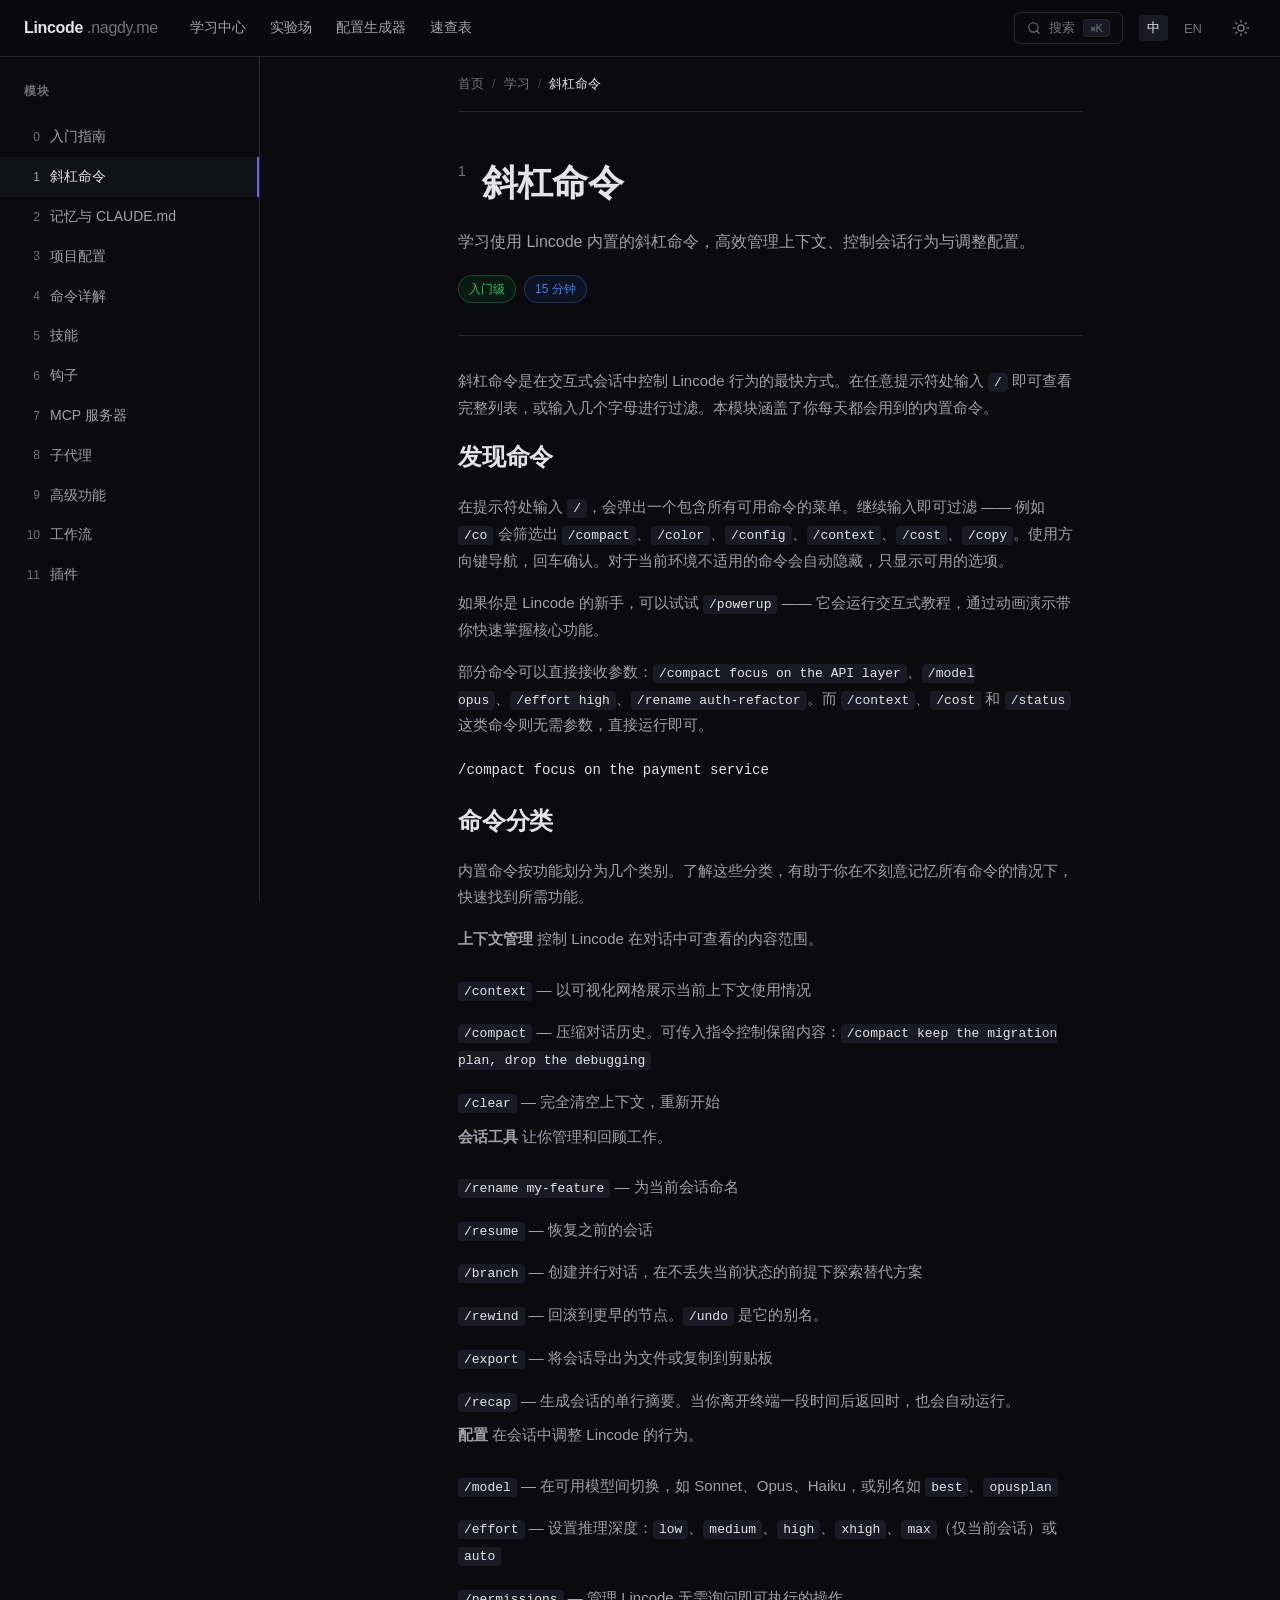
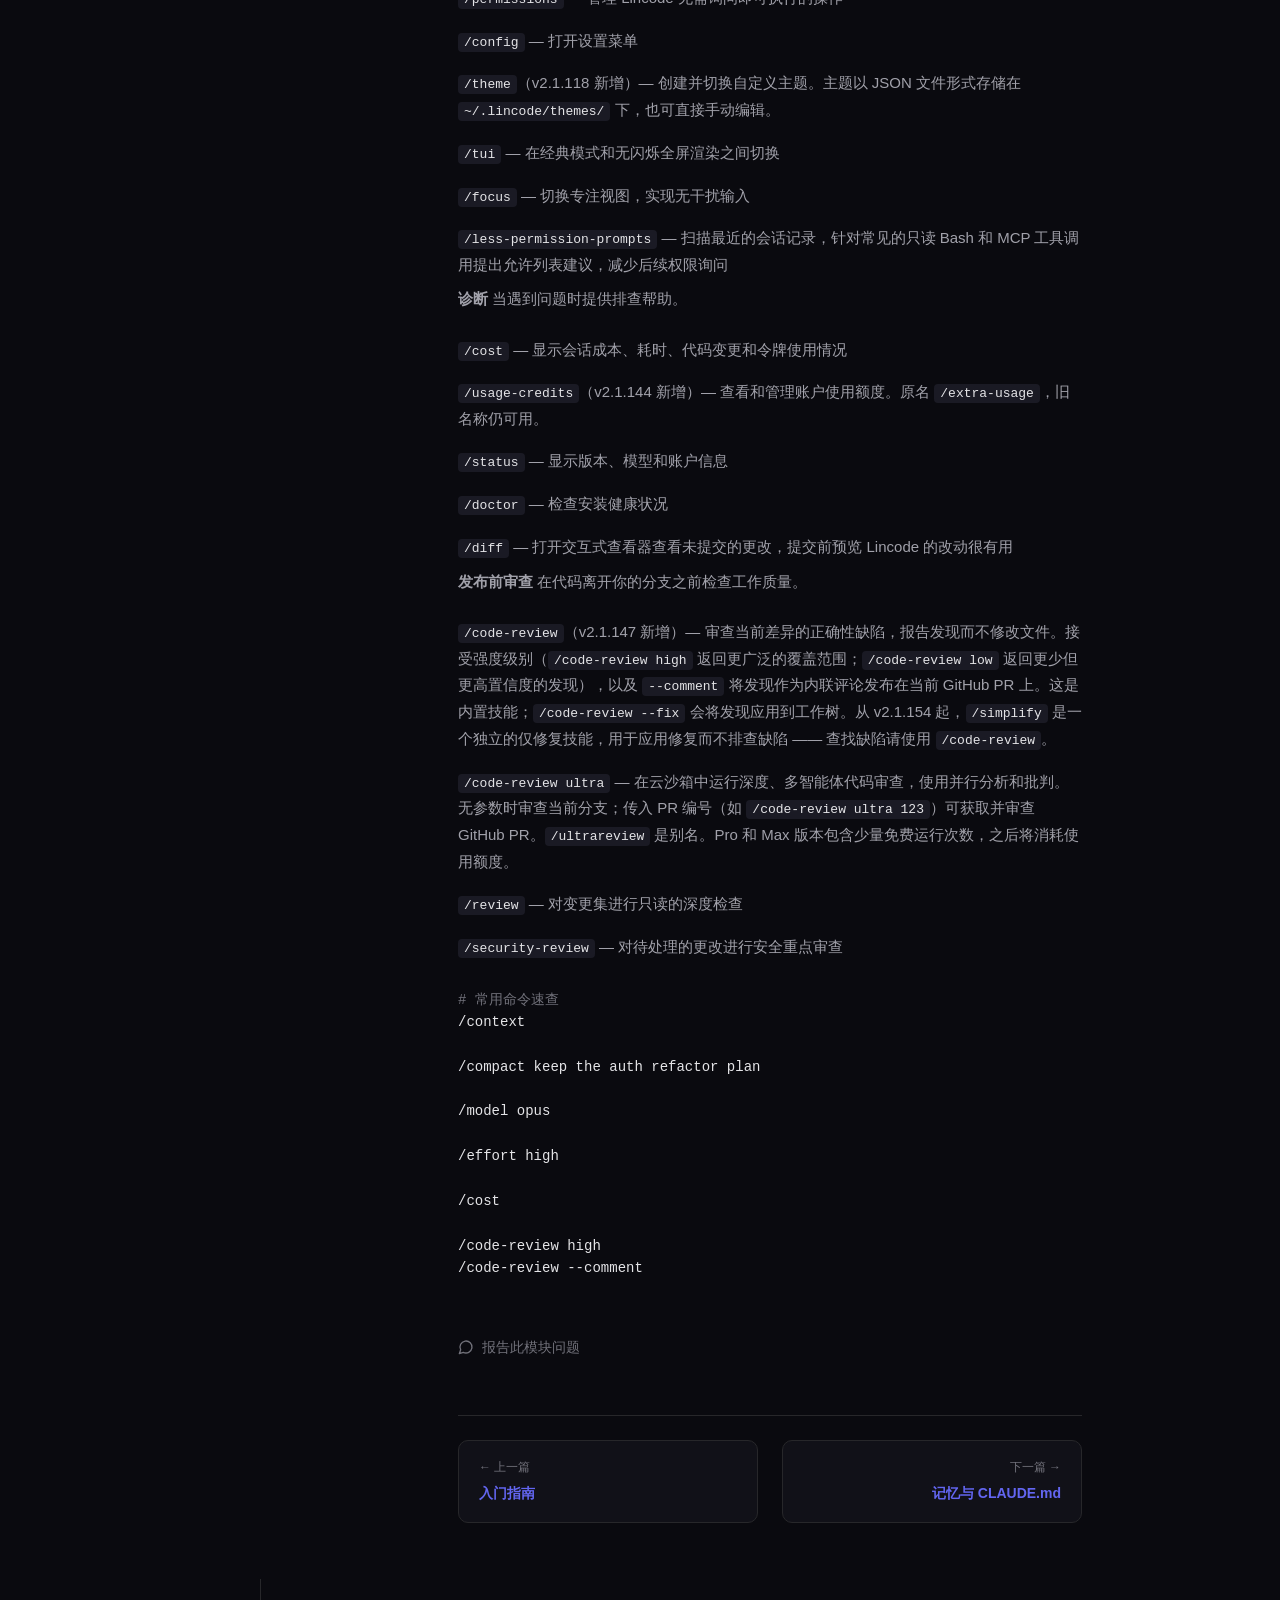
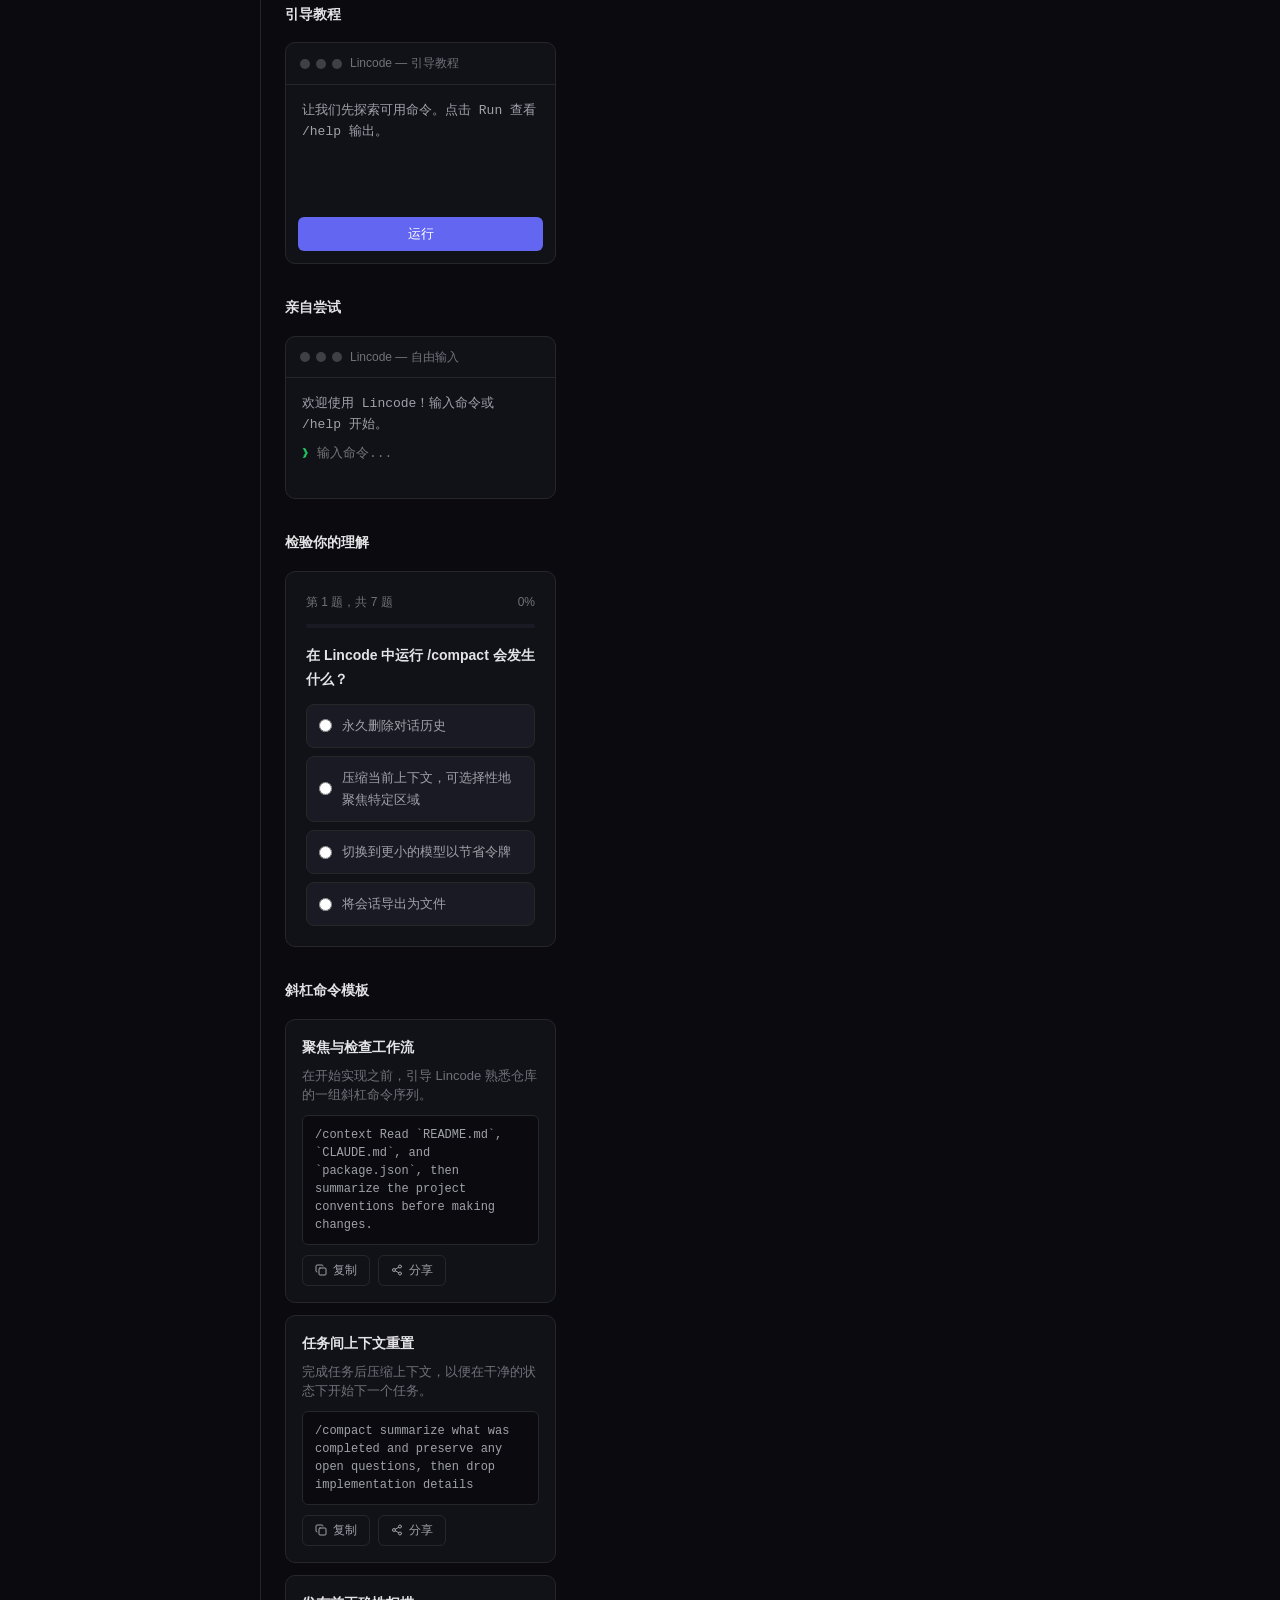
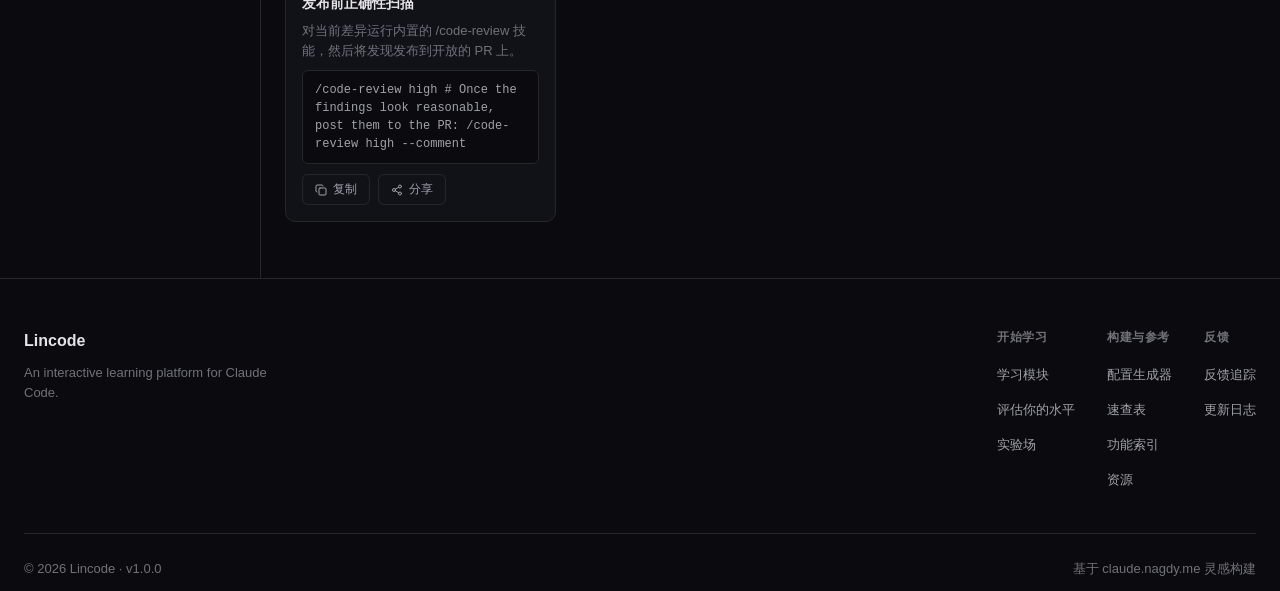
<file: demo-step/index.html>
<!DOCTYPE html>
<html lang="zh-CN">
<head>
  <meta charset="UTF-8">
  <meta name="viewport" content="width=device-width, initial-scale=1.0">
  <title>斜杠命令 — Lincode 学习中心</title>
  <style>
    :root {
      --bg-primary: #0a0a0f;
      --bg-secondary: #111118;
      --bg-tertiary: #1a1a24;
      --text-primary: #e4e4e7;
      --text-secondary: #a1a1aa;
      --text-muted: #71717a;
      --accent: #6366f1;
      --accent-hover: #818cf8;
      --border: #27272a;
      --border-hover: #3f3f46;
      --code-bg: #0d0d14;
      --success: #22c55e;
      --warning: #f59e0b;
      --info: #3b82f6;
    }

    * {
      margin: 0;
      padding: 0;
      box-sizing: border-box;
    }

    body {
      font-family: -apple-system, BlinkMacSystemFont, "Segoe UI", Roboto, "Helvetica Neue", Arial, sans-serif;
      background-color: var(--bg-primary);
      color: var(--text-primary);
      line-height: 1.7;
      -webkit-font-smoothing: antialiased;
      min-height: 100vh;
      display: flex;
      flex-direction: column;
    }

    a {
      color: var(--accent);
      text-decoration: none;
      transition: color 0.2s;
    }

    a:hover {
      color: var(--accent-hover);
    }

    /* Header */
    .site-header {
      border-bottom: 1px solid var(--border);
      background: rgba(10, 10, 15, 0.9);
      backdrop-filter: blur(12px);
      position: sticky;
      top: 0;
      z-index: 50;
    }

    .header-inner {
      max-width: 1440px;
      margin: 0 auto;
      padding: 0 24px;
      height: 56px;
      display: flex;
      align-items: center;
      justify-content: space-between;
    }

    .header-left {
      display: flex;
      align-items: center;
      gap: 32px;
    }

    .logo {
      font-weight: 700;
      font-size: 16px;
      color: var(--text-primary);
      display: flex;
      align-items: center;
      gap: 4px;
      letter-spacing: -0.02em;
    }

    .logo span {
      color: var(--text-muted);
      font-weight: 400;
    }

    .nav-links {
      display: flex;
      gap: 24px;
      align-items: center;
    }

    .nav-links a {
      color: var(--text-secondary);
      font-size: 14px;
      font-weight: 500;
    }

    .nav-links a:hover {
      color: var(--text-primary);
    }

    .header-right {
      display: flex;
      align-items: center;
      gap: 16px;
    }

    .search-btn {
      display: flex;
      align-items: center;
      gap: 8px;
      padding: 6px 12px;
      border: 1px solid var(--border);
      border-radius: 6px;
      background: transparent;
      color: var(--text-muted);
      font-size: 13px;
      cursor: pointer;
      transition: border-color 0.2s;
    }

    .search-btn:hover {
      border-color: var(--border-hover);
      color: var(--text-secondary);
    }

    .search-btn kbd {
      font-family: inherit;
      font-size: 11px;
      padding: 2px 6px;
      border-radius: 4px;
      background: var(--bg-tertiary);
      border: 1px solid var(--border);
    }

    .lang-toggle {
      display: flex;
      align-items: center;
      gap: 8px;
      font-size: 13px;
      color: var(--text-muted);
    }

    .lang-toggle button {
      background: none;
      border: none;
      color: var(--text-muted);
      cursor: pointer;
      font-size: 13px;
      padding: 4px 8px;
      border-radius: 4px;
      transition: color 0.2s;
    }

    .lang-toggle button:hover {
      color: var(--text-secondary);
    }

    .lang-toggle button.active {
      color: var(--text-primary);
      background: var(--bg-tertiary);
    }

    .theme-toggle {
      background: none;
      border: none;
      color: var(--text-muted);
      cursor: pointer;
      padding: 6px;
      border-radius: 6px;
      display: flex;
      align-items: center;
      justify-content: center;
      transition: color 0.2s, background 0.2s;
    }

    .theme-toggle:hover {
      color: var(--text-secondary);
      background: var(--bg-tertiary);
    }

    /* Layout */
    .layout {
      display: flex;
      flex: 1;
      max-width: 1440px;
      margin: 0 auto;
      width: 100%;
    }

    /* Sidebar */
    .sidebar {
      width: 260px;
      border-right: 1px solid var(--border);
      padding: 24px 0;
      position: sticky;
      top: 56px;
      height: calc(100vh - 56px);
      overflow-y: auto;
      flex-shrink: 0;
    }

    .sidebar-header {
      padding: 0 24px 16px;
      display: flex;
      align-items: center;
      justify-content: space-between;
    }

    .sidebar-title {
      font-size: 12px;
      font-weight: 600;
      text-transform: uppercase;
      letter-spacing: 0.05em;
      color: var(--text-muted);
    }

    .sidebar-toggle {
      display: none;
      background: none;
      border: none;
      color: var(--text-muted);
      cursor: pointer;
      padding: 4px;
    }

    .module-list {
      list-style: none;
    }

    .module-list li {
      margin: 0;
    }

    .module-list a {
      display: flex;
      align-items: center;
      gap: 10px;
      padding: 8px 24px;
      color: var(--text-secondary);
      font-size: 14px;
      transition: background 0.15s, color 0.15s;
    }

    .module-list a:hover {
      background: var(--bg-secondary);
      color: var(--text-primary);
    }

    .module-list a.active {
      color: var(--text-primary);
      background: var(--bg-secondary);
      border-right: 2px solid var(--accent);
    }

    .module-num {
      font-size: 12px;
      color: var(--text-muted);
      width: 16px;
      text-align: right;
      flex-shrink: 0;
    }

    .module-list a.active .module-num {
      color: var(--text-secondary);
    }

    /* Main */
    .main {
      flex: 1;
      min-width: 0;
      display: flex;
      flex-direction: column;
    }

    .main-content {
      flex: 1;
      display: flex;
      flex-direction: column;
    }

    .content-wrapper {
      flex: 1;
      padding: 0 48px;
      max-width: 720px;
      margin: 0 auto;
      width: 100%;
    }

    /* Breadcrumb */
    .breadcrumb {
      padding: 16px 0;
      font-size: 13px;
      color: var(--text-muted);
      border-bottom: 1px solid var(--border);
      display: flex;
      align-items: center;
      gap: 8px;
    }

    .breadcrumb a {
      color: var(--text-muted);
    }

    .breadcrumb a:hover {
      color: var(--accent);
    }

    .breadcrumb .sep {
      color: var(--text-muted);
      opacity: 0.5;
    }

    .breadcrumb .current {
      color: var(--text-primary);
    }

    /* Hero */
    .hero {
      padding: 40px 0 32px;
      border-bottom: 1px solid var(--border);
    }

    .hero-header {
      display: flex;
      align-items: flex-start;
      gap: 16px;
      margin-bottom: 16px;
    }

    .hero-num {
      font-size: 14px;
      color: var(--text-muted);
      font-weight: 500;
      margin-top: 8px;
    }

    .hero h1 {
      font-size: 36px;
      font-weight: 700;
      letter-spacing: -0.02em;
      color: var(--text-primary);
    }

    .hero-description {
      font-size: 16px;
      color: var(--text-secondary);
      line-height: 1.6;
      margin-bottom: 20px;
    }

    .meta-tags {
      display: flex;
      gap: 8px;
      flex-wrap: wrap;
    }

    .tag {
      display: inline-flex;
      align-items: center;
      padding: 3px 10px;
      border-radius: 9999px;
      font-size: 12px;
      font-weight: 500;
      border: 1px solid var(--border);
      background: var(--bg-secondary);
      color: var(--text-secondary);
    }

    .tag.beginner {
      border-color: rgba(34, 197, 94, 0.3);
      color: var(--success);
      background: rgba(34, 197, 94, 0.08);
    }

    .tag.time {
      border-color: rgba(59, 130, 246, 0.3);
      color: var(--info);
      background: rgba(59, 130, 246, 0.08);
    }

    /* Content */
    .content {
      padding: 32px 0;
      flex: 1;
    }

    .section {
      margin-bottom: 40px;
    }

    .section h2 {
      font-size: 24px;
      font-weight: 600;
      margin-bottom: 16px;
      letter-spacing: -0.01em;
      color: var(--text-primary);
    }

    .section p {
      color: var(--text-secondary);
      margin-bottom: 16px;
      font-size: 15px;
      line-height: 1.75;
    }

    .section ul {
      list-style: none;
      padding: 0;
    }

    .section ul li {
      padding: 8px 0;
      color: var(--text-secondary);
      font-size: 15px;
      line-height: 1.75;
    }

    .section ul li strong {
      color: var(--text-primary);
      font-weight: 600;
    }

    .section code {
      font-family: "SF Mono", "Fira Code", "Fira Mono", Menlo, Consolas, monospace;
      font-size: 13px;
      background: var(--bg-tertiary);
      padding: 2px 6px;
      border-radius: 4px;
      color: var(--text-primary);
    }

    /* Code block (standalone) */
    .code-block {
      margin: 20px 0;
    }

    .code-block pre {
      font-family: "SF Mono", "Fira Code", "Fira Mono", Menlo, Consolas, monospace;
      font-size: 14px;
      line-height: 1.6;
      color: #e4e4e7;
      white-space: pre-wrap;
      word-break: break-word;
    }

    /* Inline command list */
    .command-list {
      margin: 16px 0;
    }

    .command-item {
      padding: 8px 0;
      display: flex;
      gap: 8px;
      align-items: baseline;
      flex-wrap: wrap;
    }

    .command-item code {
      font-family: "SF Mono", "Fira Code", monospace;
      font-size: 14px;
      color: var(--accent-hover);
      background: none;
      padding: 0;
    }

    .command-item .desc {
      color: var(--text-secondary);
      font-size: 15px;
    }

    /* Module nav */
    .module-nav {
      border-top: 1px solid var(--border);
      padding: 24px 0;
      display: flex;
      justify-content: space-between;
      gap: 24px;
      margin-top: 40px;
    }

    .nav-card {
      flex: 1;
      padding: 16px 20px;
      background: var(--bg-secondary);
      border: 1px solid var(--border);
      border-radius: 10px;
      transition: border-color 0.2s, transform 0.2s;
      text-decoration: none;
      display: block;
    }

    .nav-card:hover {
      border-color: var(--border-hover);
      transform: translateY(-2px);
    }

    .nav-label {
      font-size: 12px;
      color: var(--text-muted);
      margin-bottom: 4px;
    }

    .nav-title {
      font-size: 14px;
      font-weight: 600;
      color: var(--accent);
    }

    .nav-card.next {
      text-align: right;
    }

    .feedback-link {
      display: inline-flex;
      align-items: center;
      gap: 8px;
      padding: 16px 0;
      font-size: 14px;
      color: var(--text-muted);
    }

    .feedback-link:hover {
      color: var(--text-secondary);
    }

    /* Right sidebar */
    .right-sidebar {
      width: 320px;
      border-left: 1px solid var(--border);
      padding: 24px;
      overflow-y: auto;
      flex-shrink: 0;
    }

    .widget {
      margin-bottom: 32px;
    }

    .widget h3 {
      font-size: 14px;
      font-weight: 600;
      margin-bottom: 16px;
      color: var(--text-primary);
    }

    .terminal {
      background: var(--bg-secondary);
      border: 1px solid var(--border);
      border-radius: 10px;
      overflow: hidden;
    }

    .terminal-header {
      padding: 10px 14px;
      border-bottom: 1px solid var(--border);
      font-size: 12px;
      color: var(--text-muted);
      display: flex;
      align-items: center;
      gap: 8px;
    }

    .terminal-dots {
      display: flex;
      gap: 6px;
    }

    .terminal-dot {
      width: 10px;
      height: 10px;
      border-radius: 50%;
      background: var(--border-hover);
    }

    .terminal-body {
      padding: 16px;
      font-family: "SF Mono", "Fira Code", monospace;
      font-size: 13px;
      line-height: 1.6;
      color: var(--text-secondary);
      min-height: 120px;
    }

    .terminal-input-line {
      display: flex;
      align-items: center;
      gap: 8px;
      margin-top: 8px;
    }

    .terminal-prompt {
      color: var(--success);
    }

    .terminal-input {
      flex: 1;
      background: transparent;
      border: none;
      color: var(--text-primary);
      font-family: inherit;
      font-size: inherit;
      outline: none;
    }

    .run-btn {
      margin-top: 12px;
      width: 100%;
      padding: 8px 16px;
      background: var(--accent);
      color: white;
      border: none;
      border-radius: 6px;
      font-size: 13px;
      font-weight: 500;
      cursor: pointer;
      transition: background 0.2s;
    }

    .run-btn:hover {
      background: var(--accent-hover);
    }

    .quiz-widget {
      background: var(--bg-secondary);
      border: 1px solid var(--border);
      border-radius: 10px;
      padding: 20px;
    }

    .quiz-header {
      display: flex;
      justify-content: space-between;
      align-items: center;
      margin-bottom: 12px;
    }

    .quiz-progress-text {
      font-size: 12px;
      color: var(--text-muted);
    }

    .quiz-progress-bar {
      width: 100%;
      height: 4px;
      background: var(--bg-tertiary);
      border-radius: 2px;
      margin-bottom: 16px;
      overflow: hidden;
    }

    .quiz-progress-fill {
      height: 100%;
      background: var(--accent);
      border-radius: 2px;
      transition: width 0.3s;
    }

    .quiz-question {
      font-size: 14px;
      font-weight: 600;
      margin-bottom: 12px;
      color: var(--text-primary);
    }

    .quiz-options {
      display: flex;
      flex-direction: column;
      gap: 8px;
    }

    .quiz-option {
      display: flex;
      align-items: center;
      gap: 10px;
      padding: 10px 12px;
      background: var(--bg-tertiary);
      border: 1px solid var(--border);
      border-radius: 8px;
      cursor: pointer;
      font-size: 13px;
      color: var(--text-secondary);
      transition: border-color 0.2s, color 0.2s;
    }

    .quiz-option:hover {
      border-color: var(--border-hover);
      color: var(--text-primary);
    }

    .quiz-option input[type="radio"] {
      accent-color: var(--accent);
    }

    .template-card {
      background: var(--bg-secondary);
      border: 1px solid var(--border);
      border-radius: 10px;
      padding: 16px;
      margin-bottom: 12px;
    }

    .template-title {
      font-size: 14px;
      font-weight: 600;
      margin-bottom: 6px;
      color: var(--text-primary);
    }

    .template-desc {
      font-size: 13px;
      color: var(--text-muted);
      margin-bottom: 10px;
      line-height: 1.5;
    }

    .template-code {
      background: var(--bg-primary);
      border: 1px solid var(--border);
      border-radius: 6px;
      padding: 10px 12px;
      font-family: "SF Mono", "Fira Code", monospace;
      font-size: 12px;
      line-height: 1.5;
      color: var(--text-secondary);
      margin-bottom: 10px;
      position: relative;
    }

    .template-actions {
      display: flex;
      gap: 8px;
    }

    .template-btn {
      display: flex;
      align-items: center;
      gap: 6px;
      padding: 6px 12px;
      background: transparent;
      border: 1px solid var(--border);
      border-radius: 6px;
      color: var(--text-secondary);
      font-size: 12px;
      cursor: pointer;
      transition: border-color 0.2s, color 0.2s;
    }

    .template-btn:hover {
      border-color: var(--border-hover);
      color: var(--text-primary);
    }

    /* Footer */
    .site-footer {
      border-top: 1px solid var(--border);
      padding: 48px 24px 32px;
      margin-top: auto;
    }

    .footer-inner {
      max-width: 1440px;
      margin: 0 auto;
      display: flex;
      justify-content: space-between;
      gap: 48px;
    }

    .footer-brand {
      max-width: 280px;
    }

    .footer-logo {
      font-size: 16px;
      font-weight: 700;
      margin-bottom: 8px;
      color: var(--text-primary);
    }

    .footer-desc {
      font-size: 13px;
      color: var(--text-muted);
      line-height: 1.6;
      margin-bottom: 16px;
    }

    .footer-links {
      display: flex;
      gap: 32px;
    }

    .footer-col h4 {
      font-size: 12px;
      font-weight: 600;
      text-transform: uppercase;
      letter-spacing: 0.05em;
      color: var(--text-muted);
      margin-bottom: 12px;
    }

    .footer-col ul {
      list-style: none;
    }

    .footer-col li {
      margin-bottom: 8px;
    }

    .footer-col a {
      font-size: 13px;
      color: var(--text-secondary);
    }

    .footer-col a:hover {
      color: var(--text-primary);
    }

    .footer-bottom {
      max-width: 1440px;
      margin: 32px auto 0;
      padding-top: 24px;
      border-top: 1px solid var(--border);
      display: flex;
      justify-content: space-between;
      align-items: center;
      font-size: 13px;
      color: var(--text-muted);
    }

    /* Responsive */
    @media (max-width: 1100px) {
      .right-sidebar {
        display: none;
      }
    }

    @media (max-width: 860px) {
      .sidebar {
        display: none;
      }

      .content-wrapper {
        padding: 0 24px;
      }

      .header-left .nav-links {
        display: none;
      }
    }
  </style>
</head>
<body>

  <!-- Header -->
  <header class="site-header">
    <div class="header-inner">
      <div class="header-left">
        <a href="#" class="logo">Lincode <span>.nagdy.me</span></a>
        <nav class="nav-links">
          <a href="#">学习中心</a>
          <a href="#">实验场</a>
          <a href="#">配置生成器</a>
          <a href="#">速查表</a>
        </nav>
      </div>
      <div class="header-right">
        <button class="search-btn" onclick="alert('搜索功能即将上线')">
          <svg width="14" height="14" viewBox="0 0 24 24" fill="none" stroke="currentColor" stroke-width="2" stroke-linecap="round" stroke-linejoin="round"><circle cx="11" cy="11" r="8"></circle><path d="m21 21-4.3-4.3"></path></svg>
          搜索
          <kbd>⌘K</kbd>
        </button>
        <div class="lang-toggle">
          <button class="active">中</button>
          <button>EN</button>
        </div>
        <button class="theme-toggle" onclick="toggleTheme()" title="切换深色模式">
          <svg width="18" height="18" viewBox="0 0 24 24" fill="none" stroke="currentColor" stroke-width="2" stroke-linecap="round" stroke-linejoin="round"><circle cx="12" cy="12" r="4"></circle><path d="M12 2v2"></path><path d="M12 20v2"></path><path d="m4.93 4.93 1.41 1.41"></path><path d="m17.66 17.66 1.41 1.41"></path><path d="M2 12h2"></path><path d="M20 12h2"></path><path d="m4.93 19.07 1.41-1.41"></path><path d="m17.66 6.34 1.41-1.41"></path></svg>
        </button>
      </div>
    </div>
  </header>

  <div class="layout">
    <!-- Left Sidebar -->
    <aside class="sidebar">
      <div class="sidebar-header">
        <span class="sidebar-title">模块</span>
        <button class="sidebar-toggle">
          <svg width="18" height="18" viewBox="0 0 24 24" fill="none" stroke="currentColor" stroke-width="2" stroke-linecap="round" stroke-linejoin="round"><path d="M19 12H5"></path><path d="M12 19l-7-7 7-7"></path></svg>
        </button>
      </div>
      <ul class="module-list">
        <li><a href="#"><span class="module-num">0</span> 入门指南</a></li>
        <li><a href="#" class="active"><span class="module-num">1</span> 斜杠命令</a></li>
        <li><a href="#"><span class="module-num">2</span> 记忆与 CLAUDE.md</a></li>
        <li><a href="#"><span class="module-num">3</span> 项目配置</a></li>
        <li><a href="#"><span class="module-num">4</span> 命令详解</a></li>
        <li><a href="#"><span class="module-num">5</span> 技能</a></li>
        <li><a href="#"><span class="module-num">6</span> 钩子</a></li>
        <li><a href="#"><span class="module-num">7</span> MCP 服务器</a></li>
        <li><a href="#"><span class="module-num">8</span> 子代理</a></li>
        <li><a href="#"><span class="module-num">9</span> 高级功能</a></li>
        <li><a href="#"><span class="module-num">10</span> 工作流</a></li>
        <li><a href="#"><span class="module-num">11</span> 插件</a></li>
      </ul>
    </aside>

    <!-- Main Content -->
    <main class="main">
      <div class="main-content">
        <div class="content-wrapper">
          <!-- Breadcrumb -->
          <nav class="breadcrumb">
            <a href="#">首页</a>
            <span class="sep">/</span>
            <a href="#">学习</a>
            <span class="sep">/</span>
            <span class="current">斜杠命令</span>
          </nav>

          <!-- Hero -->
          <section class="hero">
            <div class="hero-header">
              <span class="hero-num">1</span>
              <h1>斜杠命令</h1>
            </div>
            <p class="hero-description">
              学习使用 Lincode 内置的斜杠命令，高效管理上下文、控制会话行为与调整配置。
            </p>
            <div class="meta-tags">
              <span class="tag beginner">入门级</span>
              <span class="tag time">15 分钟</span>
            </div>
          </section>

          <!-- Content -->
          <div class="content">
            <div class="section">
              <p>
                斜杠命令是在交互式会话中控制 Lincode 行为的最快方式。在任意提示符处输入 <code>/</code> 即可查看完整列表，或输入几个字母进行过滤。本模块涵盖了你每天都会用到的内置命令。
              </p>

              <h2>发现命令</h2>
              <p>
                在提示符处输入 <code>/</code>，会弹出一个包含所有可用命令的菜单。继续输入即可过滤 —— 例如 <code>/co</code> 会筛选出 <code>/compact</code>、<code>/color</code>、<code>/config</code>、<code>/context</code>、<code>/cost</code>、<code>/copy</code>。使用方向键导航，回车确认。对于当前环境不适用的命令会自动隐藏，只显示可用的选项。
              </p>
              <p>
                如果你是 Lincode 的新手，可以试试 <code>/powerup</code> —— 它会运行交互式教程，通过动画演示带你快速掌握核心功能。
              </p>
              <p>
                部分命令可以直接接收参数：<code>/compact focus on the API layer</code>、<code>/model opus</code>、<code>/effort high</code>、<code>/rename auth-refactor</code>。而 <code>/context</code>、<code>/cost</code> 和 <code>/status</code> 这类命令则无需参数，直接运行即可。
              </p>

              <div class="code-block">
                <pre>/compact focus on the payment service</pre>
              </div>

              <h2>命令分类</h2>
              <p>
                内置命令按功能划分为几个类别。了解这些分类，有助于你在不刻意记忆所有命令的情况下，快速找到所需功能。
              </p>

              <p><strong>上下文管理</strong> 控制 Lincode 在对话中可查看的内容范围。</p>
              <ul>
                <li><code>/context</code> — 以可视化网格展示当前上下文使用情况</li>
                <li><code>/compact</code> — 压缩对话历史。可传入指令控制保留内容：<code>/compact keep the migration plan, drop the debugging</code></li>
                <li><code>/clear</code> — 完全清空上下文，重新开始</li>
              </ul>

              <p><strong>会话工具</strong> 让你管理和回顾工作。</p>
              <ul>
                <li><code>/rename my-feature</code> — 为当前会话命名</li>
                <li><code>/resume</code> — 恢复之前的会话</li>
                <li><code>/branch</code> — 创建并行对话，在不丢失当前状态的前提下探索替代方案</li>
                <li><code>/rewind</code> — 回滚到更早的节点。<code>/undo</code> 是它的别名。</li>
                <li><code>/export</code> — 将会话导出为文件或复制到剪贴板</li>
                <li><code>/recap</code> — 生成会话的单行摘要。当你离开终端一段时间后返回时，也会自动运行。</li>
              </ul>

              <p><strong>配置</strong> 在会话中调整 Lincode 的行为。</p>
              <ul>
                <li><code>/model</code> — 在可用模型间切换，如 Sonnet、Opus、Haiku，或别名如 <code>best</code>、<code>opusplan</code></li>
                <li><code>/effort</code> — 设置推理深度：<code>low</code>、<code>medium</code>、<code>high</code>、<code>xhigh</code>、<code>max</code>（仅当前会话）或 <code>auto</code></li>
                <li><code>/permissions</code> — 管理 Lincode 无需询问即可执行的操作</li>
                <li><code>/config</code> — 打开设置菜单</li>
                <li><code>/theme</code>（v2.1.118 新增）— 创建并切换自定义主题。主题以 JSON 文件形式存储在 <code>~/.lincode/themes/</code> 下，也可直接手动编辑。</li>
                <li><code>/tui</code> — 在经典模式和无闪烁全屏渲染之间切换</li>
                <li><code>/focus</code> — 切换专注视图，实现无干扰输入</li>
                <li><code>/less-permission-prompts</code> — 扫描最近的会话记录，针对常见的只读 Bash 和 MCP 工具调用提出允许列表建议，减少后续权限询问</li>
              </ul>

              <p><strong>诊断</strong> 当遇到问题时提供排查帮助。</p>
              <ul>
                <li><code>/cost</code> — 显示会话成本、耗时、代码变更和令牌使用情况</li>
                <li><code>/usage-credits</code>（v2.1.144 新增）— 查看和管理账户使用额度。原名 <code>/extra-usage</code>，旧名称仍可用。</li>
                <li><code>/status</code> — 显示版本、模型和账户信息</li>
                <li><code>/doctor</code> — 检查安装健康状况</li>
                <li><code>/diff</code> — 打开交互式查看器查看未提交的更改，提交前预览 Lincode 的改动很有用</li>
              </ul>

              <p><strong>发布前审查</strong> 在代码离开你的分支之前检查工作质量。</p>
              <ul>
                <li>
                  <code>/code-review</code>（v2.1.147 新增）— 审查当前差异的正确性缺陷，报告发现而不修改文件。接受强度级别（<code>/code-review high</code> 返回更广泛的覆盖范围；<code>/code-review low</code> 返回更少但更高置信度的发现），以及 <code>--comment</code> 将发现作为内联评论发布在当前 GitHub PR 上。这是内置技能；<code>/code-review --fix</code> 会将发现应用到工作树。从 v2.1.154 起，<code>/simplify</code> 是一个独立的仅修复技能，用于应用修复而不排查缺陷 —— 查找缺陷请使用 <code>/code-review</code>。
                </li>
                <li>
                  <code>/code-review ultra</code> — 在云沙箱中运行深度、多智能体代码审查，使用并行分析和批判。无参数时审查当前分支；传入 PR 编号（如 <code>/code-review ultra 123</code>）可获取并审查 GitHub PR。<code>/ultrareview</code> 是别名。Pro 和 Max 版本包含少量免费运行次数，之后将消耗使用额度。
                </li>
                <li><code>/review</code> — 对变更集进行只读的深度检查</li>
                <li><code>/security-review</code> — 对待处理的更改进行安全重点审查</li>
              </ul>

              <div class="code-block">
                <pre><span style="color: var(--text-muted);"># 常用命令速查</span>
/context

/compact keep the auth refactor plan

/model opus

/effort high

/cost

/code-review high
/code-review --comment</pre>
              </div>
            </div>

            <!-- Feedback & Module Nav -->
            <a href="#" class="feedback-link">
              <svg width="16" height="16" viewBox="0 0 24 24" fill="none" stroke="currentColor" stroke-width="2" stroke-linecap="round" stroke-linejoin="round"><path d="M7.9 20A9 9 0 1 0 4 16.1L2 22Z"></path></svg>
              报告此模块问题
            </a>

            <nav class="module-nav">
              <a href="#" class="nav-card">
                <div class="nav-label">← 上一篇</div>
                <div class="nav-title">入门指南</div>
              </a>
              <a href="#" class="nav-card next">
                <div class="nav-label">下一篇 →</div>
                <div class="nav-title">记忆与 CLAUDE.md</div>
              </a>
            </nav>
          </div>
        </div>
      </div>

      <!-- Right Sidebar -->
      <aside class="right-sidebar">
        <!-- Guided Tutorial -->
        <div class="widget">
          <h3>引导教程</h3>
          <div class="terminal">
            <div class="terminal-header">
              <div class="terminal-dots">
                <div class="terminal-dot"></div>
                <div class="terminal-dot"></div>
                <div class="terminal-dot"></div>
              </div>
              <span>Lincode — 引导教程</span>
            </div>
            <div class="terminal-body" id="guidedOutput">
              <div>让我们先探索可用命令。点击 Run 查看 /help 输出。</div>
            </div>
            <button class="run-btn" id="guidedRunBtn" style="margin: 12px; width: calc(100% - 24px);">运行</button>
          </div>
        </div>

        <!-- Try It Yourself -->
        <div class="widget">
          <h3>亲自尝试</h3>
          <div class="terminal">
            <div class="terminal-header">
              <div class="terminal-dots">
                <div class="terminal-dot"></div>
                <div class="terminal-dot"></div>
                <div class="terminal-dot"></div>
              </div>
              <span>Lincode — 自由输入</span>
            </div>
            <div class="terminal-body">
              <div>欢迎使用 Lincode！输入命令或 /help 开始。</div>
              <div class="terminal-input-line">
                <span class="terminal-prompt">❯</span>
                <input type="text" class="terminal-input" id="freeInput" placeholder="输入命令..." autocomplete="off">
              </div>
            </div>
          </div>
        </div>

        <!-- Check Your Understanding -->
        <div class="widget">
          <h3>检验你的理解</h3>
          <div class="quiz-widget">
            <div class="quiz-header">
              <span class="quiz-progress-text">第 1 题，共 7 题</span>
              <span class="quiz-progress-text" id="quizPercent">0%</span>
            </div>
            <div class="quiz-progress-bar">
              <div class="quiz-progress-fill" id="quizFill" style="width: 0%"></div>
            </div>
            <div class="quiz-question" id="quizQuestion">在 Lincode 中运行 /compact 会发生什么？</div>
            <div class="quiz-options" id="quizOptions">
              <label class="quiz-option">
                <input type="radio" name="quiz" value="0">
                <span>永久删除对话历史</span>
              </label>
              <label class="quiz-option">
                <input type="radio" name="quiz" value="1">
                <span>压缩当前上下文，可选择性地聚焦特定区域</span>
              </label>
              <label class="quiz-option">
                <input type="radio" name="quiz" value="2">
                <span>切换到更小的模型以节省令牌</span>
              </label>
              <label class="quiz-option">
                <input type="radio" name="quiz" value="3">
                <span>将会话导出为文件</span>
              </label>
            </div>
          </div>
        </div>

        <!-- Templates -->
        <div class="widget">
          <h3>斜杠命令模板</h3>

          <div class="template-card">
            <div class="template-title">聚焦与检查工作流</div>
            <div class="template-desc">在开始实现之前，引导 Lincode 熟悉仓库的一组斜杠命令序列。</div>
            <div class="template-code">/context
Read `README.md`, `CLAUDE.md`, and `package.json`, then summarize the project conventions before making changes.</div>
            <div class="template-actions">
              <button class="template-btn" onclick="copyTemplate(this)">
                <svg width="12" height="12" viewBox="0 0 24 24" fill="none" stroke="currentColor" stroke-width="2" stroke-linecap="round" stroke-linejoin="round"><rect width="14" height="14" x="8" y="8" rx="2" ry="2"></rect><path d="M4 16c-1.1 0-2-.9-2-2V4c0-1.1.9-2 2-2h10c1.1 0 2 .9 2 2"></path></svg>
                复制
              </button>
              <button class="template-btn">
                <svg width="12" height="12" viewBox="0 0 24 24" fill="none" stroke="currentColor" stroke-width="2" stroke-linecap="round" stroke-linejoin="round"><circle cx="18" cy="5" r="3"></circle><circle cx="6" cy="12" r="3"></circle><circle cx="18" cy="19" r="3"></circle><line x1="8.59" x2="15.42" y1="13.51" y2="17.49"></line><line x1="15.41" x2="8.59" y1="6.51" y2="10.49"></line></svg>
                分享
              </button>
            </div>
          </div>

          <div class="template-card">
            <div class="template-title">任务间上下文重置</div>
            <div class="template-desc">完成任务后压缩上下文，以便在干净的状态下开始下一个任务。</div>
            <div class="template-code">/compact summarize what was completed and preserve any open questions, then drop implementation details</div>
            <div class="template-actions">
              <button class="template-btn" onclick="copyTemplate(this)">
                <svg width="12" height="12" viewBox="0 0 24 24" fill="none" stroke="currentColor" stroke-width="2" stroke-linecap="round" stroke-linejoin="round"><rect width="14" height="14" x="8" y="8" rx="2" ry="2"></rect><path d="M4 16c-1.1 0-2-.9-2-2V4c0-1.1.9-2 2-2h10c1.1 0 2 .9 2 2"></path></svg>
                复制
              </button>
              <button class="template-btn">
                <svg width="12" height="12" viewBox="0 0 24 24" fill="none" stroke="currentColor" stroke-width="2" stroke-linecap="round" stroke-linejoin="round"><circle cx="18" cy="5" r="3"></circle><circle cx="6" cy="12" r="3"></circle><circle cx="18" cy="19" r="3"></circle><line x1="8.59" x2="15.42" y1="13.51" y2="17.49"></line><line x1="15.41" x2="8.59" y1="6.51" y2="10.49"></line></svg>
                分享
              </button>
            </div>
          </div>

          <div class="template-card">
            <div class="template-title">发布前正确性扫描</div>
            <div class="template-desc">对当前差异运行内置的 /code-review 技能，然后将发现发布到开放的 PR 上。</div>
            <div class="template-code">/code-review high
# Once the findings look reasonable, post them to the PR:
/code-review high --comment</div>
            <div class="template-actions">
              <button class="template-btn" onclick="copyTemplate(this)">
                <svg width="12" height="12" viewBox="0 0 24 24" fill="none" stroke="currentColor" stroke-width="2" stroke-linecap="round" stroke-linejoin="round"><rect width="14" height="14" x="8" y="8" rx="2" ry="2"></rect><path d="M4 16c-1.1 0-2-.9-2-2V4c0-1.1.9-2 2-2h10c1.1 0 2 .9 2 2"></path></svg>
                复制
              </button>
              <button class="template-btn">
                <svg width="12" height="12" viewBox="0 0 24 24" fill="none" stroke="currentColor" stroke-width="2" stroke-linecap="round" stroke-linejoin="round"><circle cx="18" cy="5" r="3"></circle><circle cx="6" cy="12" r="3"></circle><circle cx="18" cy="19" r="3"></circle><line x1="8.59" x2="15.42" y1="13.51" y2="17.49"></line><line x1="15.41" x2="8.59" y1="6.51" y2="10.49"></line></svg>
                分享
              </button>
            </div>
          </div>
        </div>
      </aside>
    </main>
  </div>

  <!-- Footer -->
  <footer class="site-footer">
    <div class="footer-inner">
      <div class="footer-brand">
        <div class="footer-logo">Lincode</div>
        <p class="footer-desc">An interactive learning platform for Claude Code.</p>
      </div>
      <div class="footer-links">
        <div class="footer-col">
          <h4>开始学习</h4>
          <ul>
            <li><a href="#">学习模块</a></li>
            <li><a href="#">评估你的水平</a></li>
            <li><a href="#">实验场</a></li>
          </ul>
        </div>
        <div class="footer-col">
          <h4>构建与参考</h4>
          <ul>
            <li><a href="#">配置生成器</a></li>
            <li><a href="#">速查表</a></li>
            <li><a href="#">功能索引</a></li>
            <li><a href="#">资源</a></li>
          </ul>
        </div>
        <div class="footer-col">
          <h4>反馈</h4>
          <ul>
            <li><a href="#">反馈追踪</a></li>
            <li><a href="#">更新日志</a></li>
          </ul>
        </div>
      </div>
    </div>
    <div class="footer-bottom">
      <span>© 2026 Lincode · v1.0.0</span>
      <span>基于 claude.nagdy.me 灵感构建</span>
    </div>
  </footer>

  <script>
    // Guided tutorial simulation
    const guidedOutput = document.getElementById('guidedOutput');
    const guidedRunBtn = document.getElementById('guidedRunBtn');

    const guidedSteps = [
      { text: '> /help', delay: 300 },
      { text: '', delay: 100 },
      { text: 'Available commands:', delay: 200 },
      { text: '  /compact        Compress the current conversation', delay: 100 },
      { text: '  /config         Open the settings menu', delay: 80 },
      { text: '  /context        Show context usage', delay: 80 },
      { text: '  /cost           Show session cost', delay: 80 },
      { text: '  /help           Show this help message', delay: 80 },
      { text: '  ...', delay: 80 },
    ];

    let guidedRunning = false;
    guidedRunBtn.addEventListener('click', async () => {
      if (guidedRunning) return;
      guidedRunning = true;
      guidedRunBtn.disabled = true;
      guidedRunBtn.textContent = '运行中...';
      guidedOutput.innerHTML = '';

      for (const step of guidedSteps) {
        await new Promise(r => setTimeout(r, step.delay));
        const div = document.createElement('div');
        div.textContent = step.text;
        guidedOutput.appendChild(div);
      }

      guidedRunning = false;
      guidedRunBtn.disabled = false;
      guidedRunBtn.textContent = '运行';
    });

    // Free type terminal
    const freeInput = document.getElementById('freeInput');
    freeInput.addEventListener('keydown', (e) => {
      if (e.key === 'Enter' && freeInput.value.trim()) {
        const terminalBody = freeInput.closest('.terminal-body');
        const line = document.createElement('div');
        line.innerHTML = `<span style="color: var(--success);">❯</span> ${freeInput.value}`;
        terminalBody.insertBefore(line, freeInput.parentElement);
        freeInput.value = '';

        // Simulate response
        setTimeout(() => {
          const response = document.createElement('div');
          response.style.color = 'var(--text-muted)';
          response.textContent = `Command executed: ${line.textContent.replace('❯ ', '')}`;
          terminalBody.insertBefore(response, freeInput.parentElement);
        }, 300);
      }
    });

    // Quiz
    const quizOptions = document.querySelectorAll('.quiz-option');
    quizOptions.forEach(opt => {
      opt.addEventListener('click', () => {
        quizOptions.forEach(o => o.style.borderColor = 'var(--border)');
        quizOptions.forEach(o => o.style.color = 'var(--text-secondary)');
        opt.style.borderColor = 'var(--accent)';
        opt.style.color = 'var(--text-primary)';
        document.getElementById('quizFill').style.width = '100%';
        document.getElementById('quizPercent').textContent = '100%';
      });
    });

    // Copy template
    function copyTemplate(btn) {
      const code = btn.closest('.template-card').querySelector('.template-code').textContent;
      navigator.clipboard.writeText(code).then(() => {
        const original = btn.innerHTML;
        btn.innerHTML = '<svg width="12" height="12" viewBox="0 0 24 24" fill="none" stroke="currentColor" stroke-width="2" stroke-linecap="round" stroke-linejoin="round"><polyline points="20 6 9 17 4 12"></polyline></svg> 已复制';
        setTimeout(() => {
          btn.innerHTML = original;
        }, 2000);
      });
    }

    // Theme toggle (placeholder)
    function toggleTheme() {
      alert('深色模式切换功能演示');
    }
  </script>
</body>
</html>
</file>
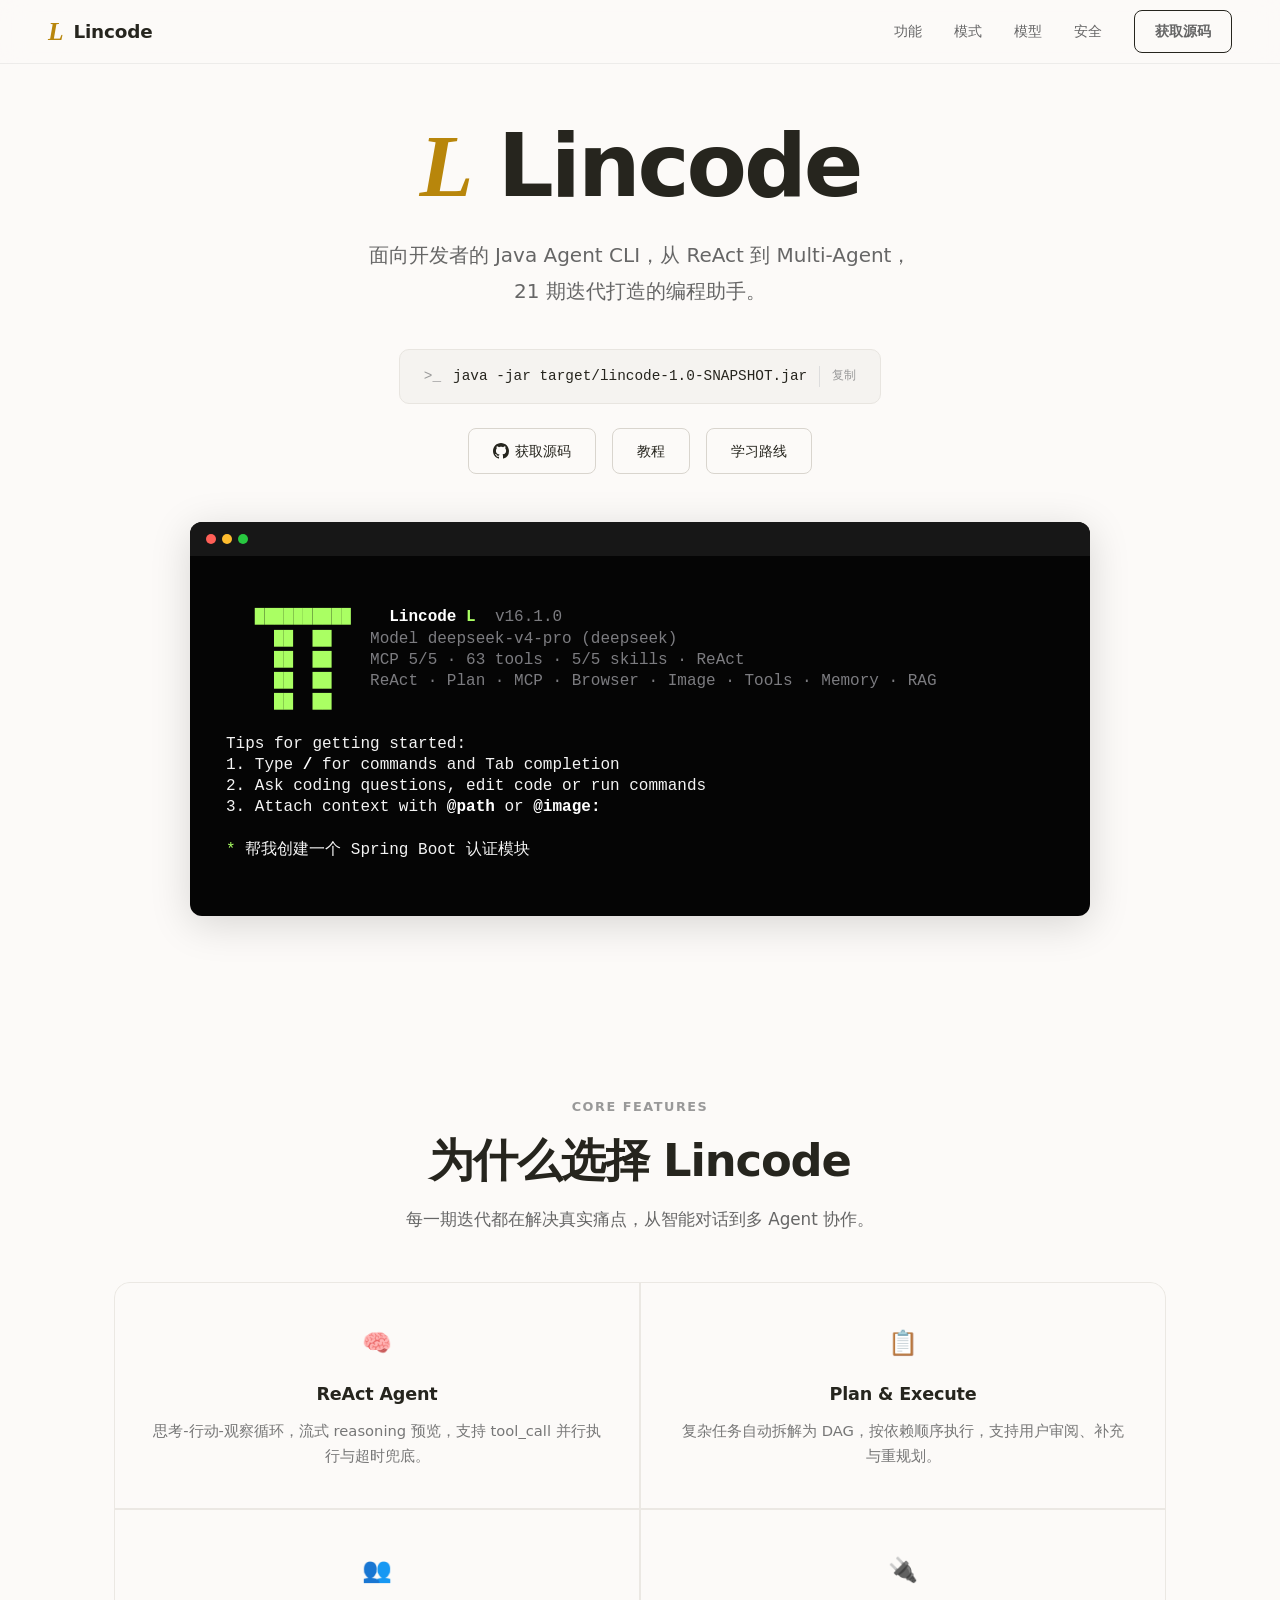
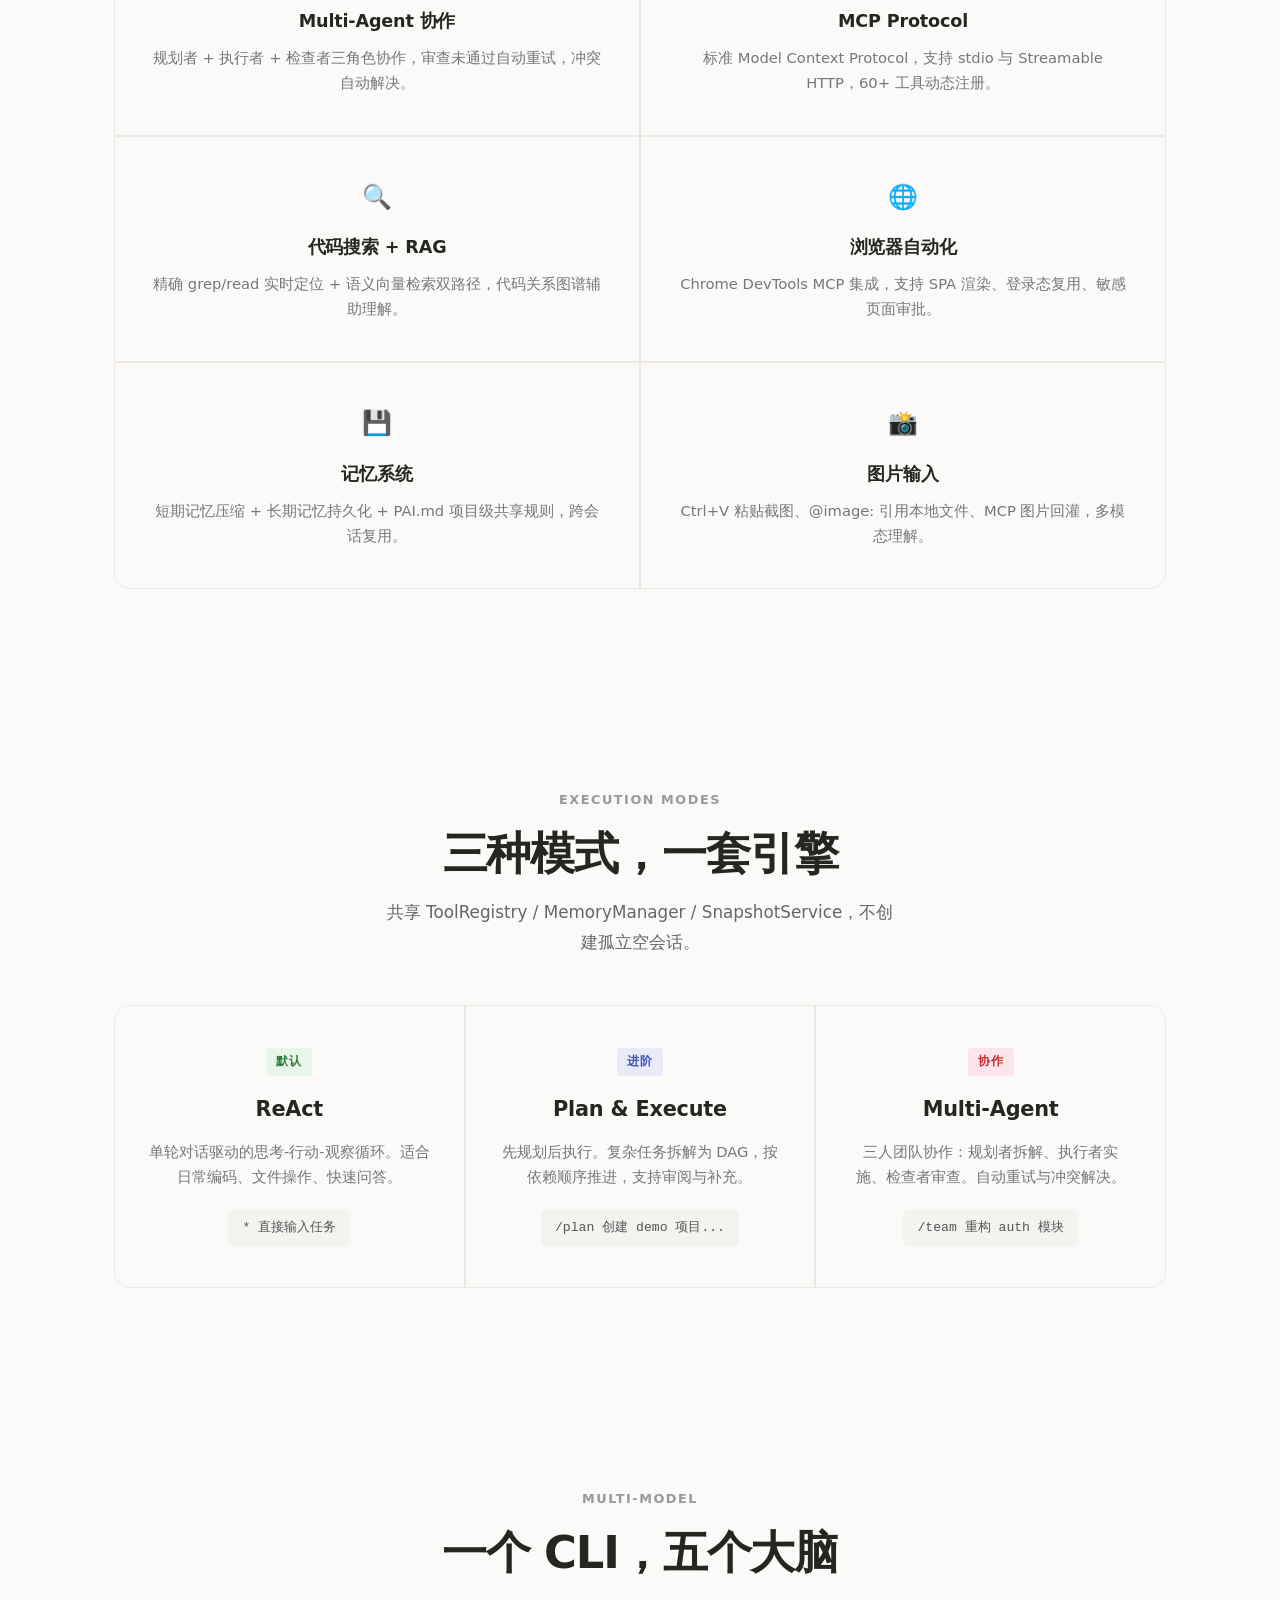
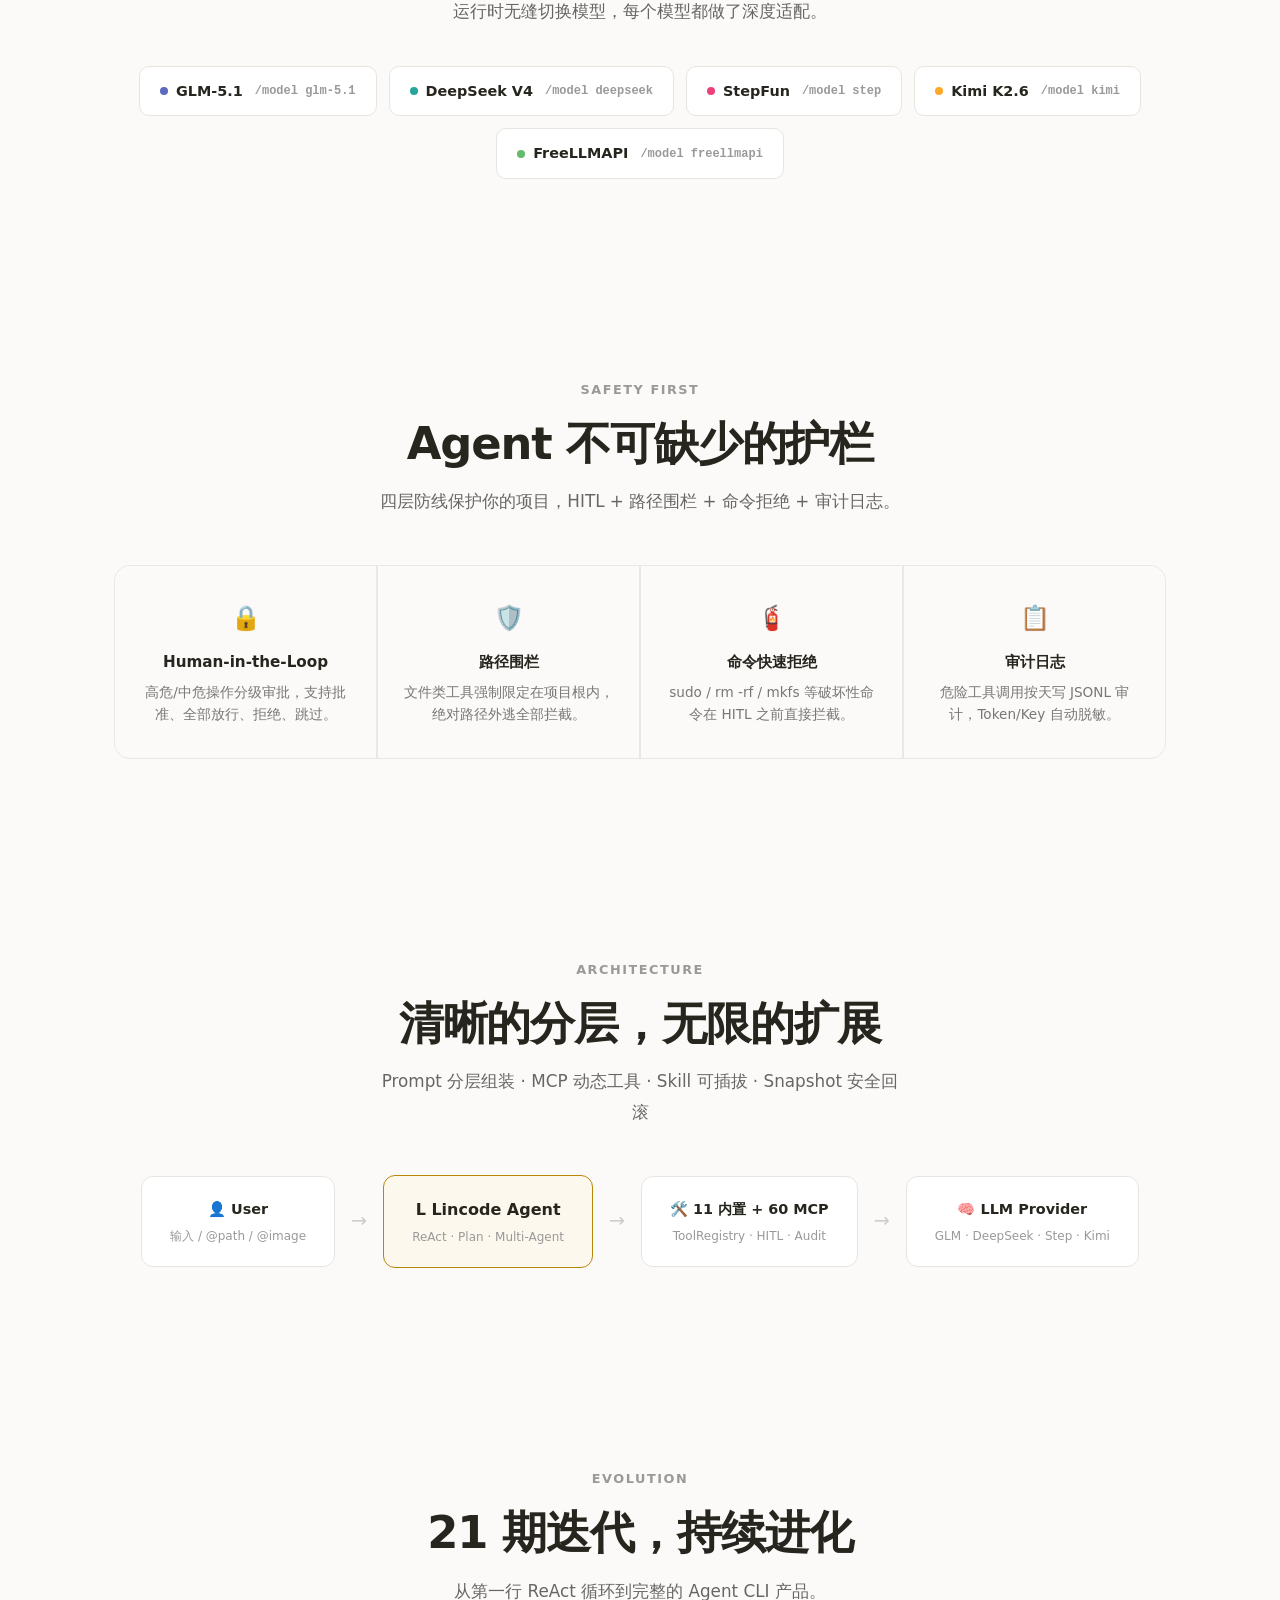
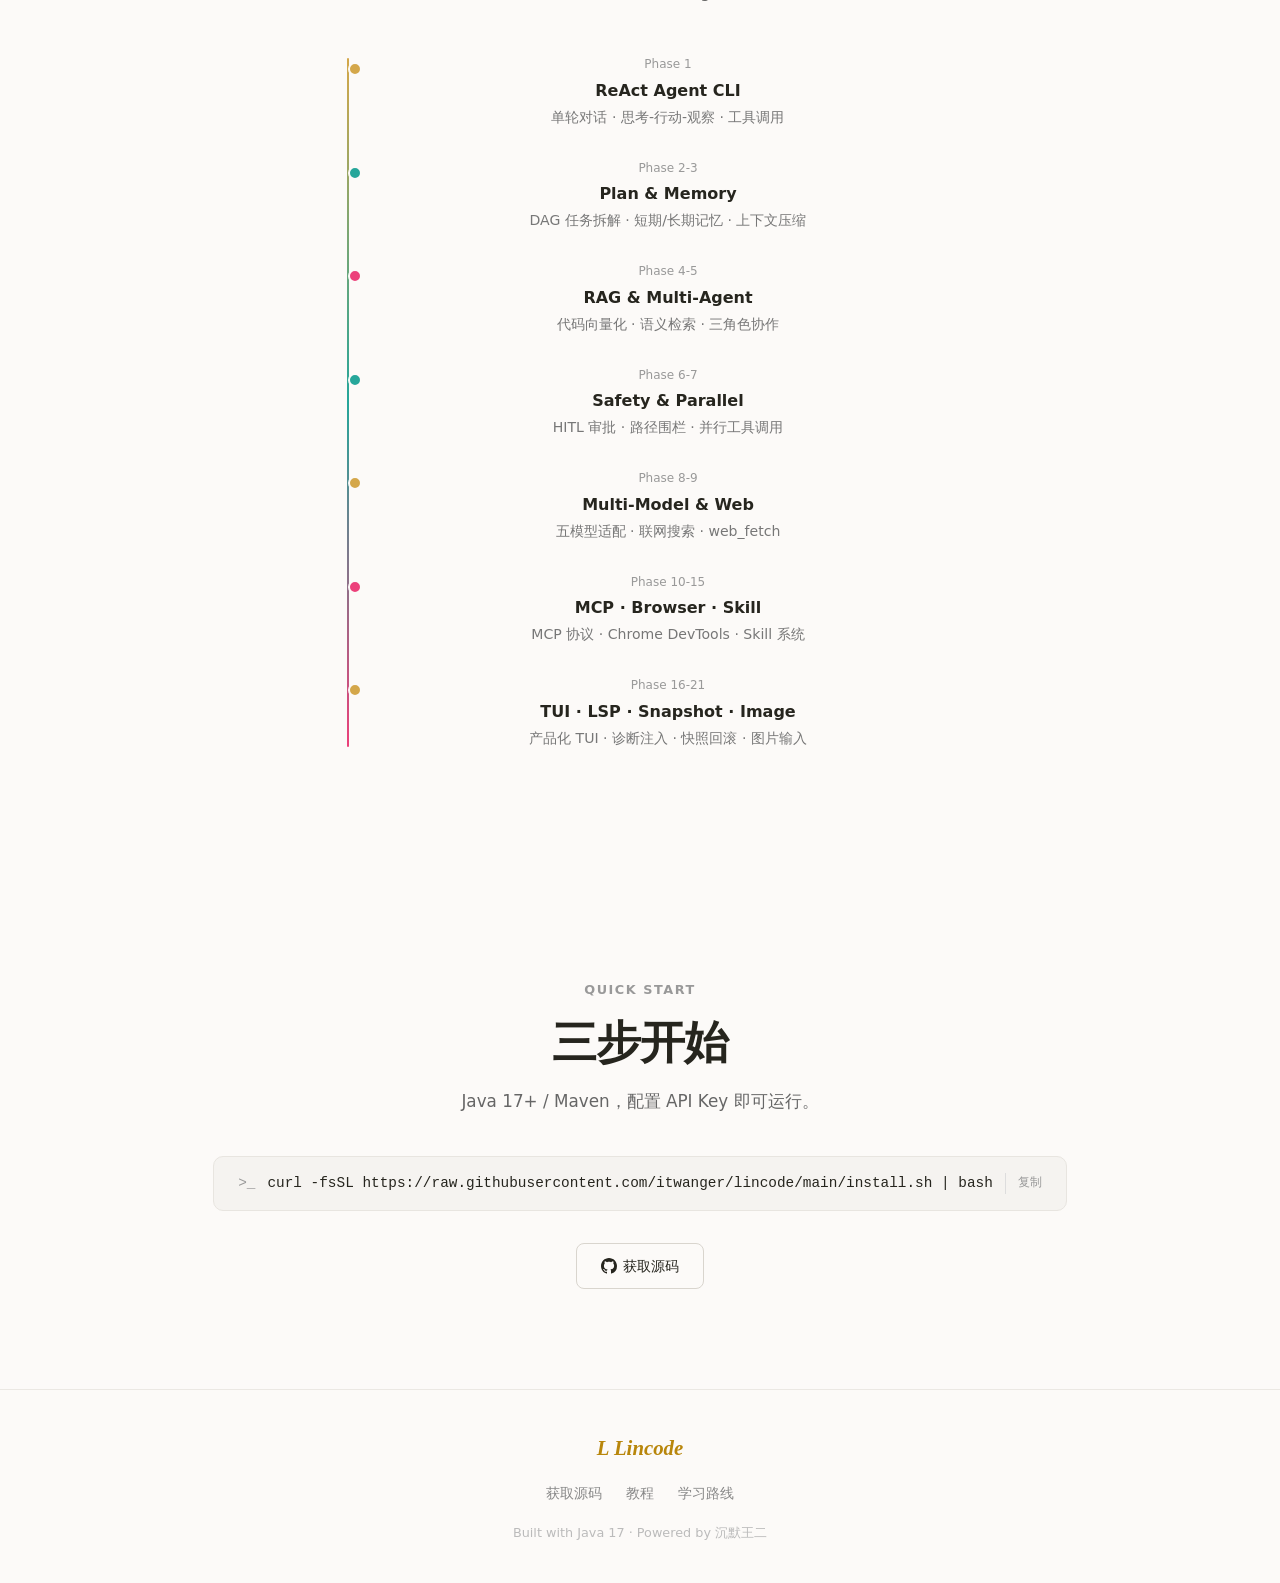
<file: landing/index.html>
<!DOCTYPE html>
<html lang="zh-CN">
<head>
<meta charset="UTF-8">
<meta name="viewport" content="width=device-width, initial-scale=1.0">
<title>Lincode — Java Agent CLI</title>
<link rel="icon" href="data:image/svg+xml,<svg xmlns='http://www.w3.org/2000/svg' viewBox='0 0 100 100'><text y='.9em' font-size='90'>L</text></svg>">
<style>
* { margin: 0; padding: 0; box-sizing: border-box; }

html { scroll-behavior: smooth; }

body {
  font-family: "PingFang SC", -apple-system, "system-ui", "Segoe UI", Roboto, "Helvetica Neue", Arial, "Microsoft YaHei", sans-serif;
  background: #fcfaf8;
  color: #26251e;
  line-height: 1.7;
  -webkit-font-smoothing: antialiased;
}

a { color: inherit; text-decoration: none; }

/* ═══════════════════════════════════════════
   NAV
   ═══════════════════════════════════════════ */
.nav {
  position: fixed;
  top: 0;
  left: 0;
  right: 0;
  z-index: 100;
  display: flex;
  align-items: center;
  justify-content: space-between;
  padding: 0 48px;
  height: 64px;
  background: rgba(252,250,248,0.85);
  backdrop-filter: blur(12px);
  -webkit-backdrop-filter: blur(12px);
  border-bottom: 1px solid rgba(0,0,0,0.06);
  transition: box-shadow 0.3s;
}

.nav.scrolled { box-shadow: 0 1px 12px rgba(0,0,0,0.06); }

.nav-brand {
  display: flex;
  align-items: center;
  gap: 10px;
  font-size: 1.15rem;
  font-weight: 700;
  letter-spacing: -0.01em;
}

.nav-pi {
  font-family: "Georgia", "Times New Roman", serif;
  font-size: 1.6rem;
  font-style: italic;
  color: #b8860b;
  line-height: 1;
}

.nav-links {
  display: flex;
  align-items: center;
  gap: 32px;
}

.nav-links a {
  font-size: 0.9rem;
  color: #666;
  transition: color 0.2s;
}

.nav-links a:hover { color: #26251e; }

.nav-cta {
  padding: 8px 20px;
  border-radius: 8px;
  font-size: 0.85rem;
  font-weight: 600;
  border: 1px solid #26251e;
  color: #26251e;
  transition: all 0.2s;
}

.nav-cta:hover {
  background: #26251e;
  color: #fcfaf8;
}

/* ═══════════════════════════════════════════
   HERO
   ═══════════════════════════════════════════ */
.hero {
  min-height: 100vh;
  display: flex;
  flex-direction: column;
  align-items: center;
  justify-content: center;
  padding: 120px 24px 80px;
  text-align: center;
  position: relative;
}

.hero-title {
  font-size: clamp(3rem, 7vw, 5.5rem);
  font-weight: 800;
  letter-spacing: -0.035em;
  line-height: 1.05;
  margin-bottom: 24px;
}

.hero-title .pi {
  font-family: "Georgia", "Times New Roman", serif;
  font-style: italic;
  color: #b8860b;
}

.hero-subtitle {
  font-size: clamp(1rem, 2vw, 1.25rem);
  color: #666;
  max-width: 560px;
  margin: 0 auto 40px;
  font-weight: 400;
  line-height: 1.8;
}

/* Install command */
.install-cmd {
  display: inline-flex;
  align-items: center;
  gap: 12px;
  padding: 14px 24px;
  background: #f5f3f0;
  border: 1px solid #e8e5e0;
  border-radius: 10px;
  font-family: "SF Mono", "Fira Code", "Fira Mono", Menlo, Consolas, monospace;
  font-size: 0.9rem;
  color: #26251e;
  cursor: pointer;
  transition: all 0.2s;
  user-select: all;
}

.install-cmd:hover {
  border-color: #ccc;
  background: #efece8;
}

.install-prefix {
  color: #999;
  user-select: none;
}

.install-copy {
  font-size: 0.78rem;
  color: #999;
  border-left: 1px solid #ddd;
  padding-left: 12px;
  user-select: none;
  transition: color 0.2s;
}

.install-copy.copied { color: #2d8a4e; }

/* Links */
.hero-links {
  display: flex;
  gap: 16px;
  margin-top: 24px;
  flex-wrap: wrap;
  justify-content: center;
}

.hero-link {
  padding: 10px 24px;
  border-radius: 8px;
  font-size: 0.9rem;
  font-weight: 500;
  border: 1px solid #d9d5ce;
  color: #26251e;
  transition: all 0.2s;
  display: inline-flex;
  align-items: center;
  gap: 6px;
}

.hero-link:hover {
  border-color: #26251e;
  background: #26251e;
  color: #fcfaf8;
}

.hero-link svg { width: 16px; height: 16px; }

/* ═══════════════════════════════════════════
   SECTION COMMON
   ═══════════════════════════════════════════ */
.section {
  padding: 100px 24px;
  max-width: 1100px;
  margin: 0 auto;
}

.section-center { text-align: center; }

.section-label {
  font-size: 0.8rem;
  font-weight: 600;
  text-transform: uppercase;
  letter-spacing: 0.12em;
  color: #999;
  margin-bottom: 16px;
}

.section-title {
  font-size: clamp(1.8rem, 4vw, 2.8rem);
  font-weight: 800;
  letter-spacing: -0.025em;
  line-height: 1.2;
  margin-bottom: 16px;
}

.section-desc {
  font-size: 1.05rem;
  color: #666;
  max-width: 520px;
  line-height: 1.8;
}

.section-center .section-desc { margin: 0 auto; }

/* ═══════════════════════════════════════════
   FEATURES
   ═══════════════════════════════════════════ */
.features {
  display: grid;
  grid-template-columns: repeat(2, 1fr);
  gap: 2px;
  background: #ebe8e3;
  border: 1px solid #ebe8e3;
  border-radius: 16px;
  overflow: hidden;
  margin-top: 48px;
}

.feature {
  padding: 40px 36px;
  background: #fcfaf8;
  transition: background 0.2s;
}

.feature:hover { background: #f8f6f2; }

.feature-icon {
  font-size: 1.5rem;
  margin-bottom: 16px;
}

.feature-name {
  font-size: 1.1rem;
  font-weight: 700;
  margin-bottom: 8px;
  letter-spacing: -0.01em;
}

.feature-desc {
  font-size: 0.92rem;
  color: #777;
  line-height: 1.7;
}

/* ═══════════════════════════════════════════
   MODES
   ═══════════════════════════════════════════ */
.modes {
  display: grid;
  grid-template-columns: repeat(3, 1fr);
  gap: 2px;
  background: #ebe8e3;
  border: 1px solid #ebe8e3;
  border-radius: 16px;
  overflow: hidden;
  margin-top: 48px;
}

.mode {
  padding: 40px 32px;
  background: #fcfaf8;
  transition: background 0.2s;
}

.mode:hover { background: #f8f6f2; }

.mode-badge {
  display: inline-block;
  font-size: 0.72rem;
  font-weight: 600;
  text-transform: uppercase;
  letter-spacing: 0.08em;
  padding: 4px 10px;
  border-radius: 4px;
  margin-bottom: 16px;
}

.mode-badge.default { background: #e8f5e9; color: #2d7a3a; }
.mode-badge.advanced { background: #e8eaf6; color: #3f51b5; }
.mode-badge.collab { background: #fce4ec; color: #c62828; }

.mode-name {
  font-size: 1.3rem;
  font-weight: 800;
  margin-bottom: 12px;
  letter-spacing: -0.01em;
}

.mode-desc {
  font-size: 0.92rem;
  color: #777;
  line-height: 1.7;
  margin-bottom: 20px;
}

.mode-cmd {
  font-family: "SF Mono", "Fira Code", Menlo, Consolas, monospace;
  font-size: 0.82rem;
  padding: 8px 14px;
  background: #f5f3f0;
  border-radius: 6px;
  color: #555;
  display: inline-block;
}

/* ═══════════════════════════════════════════
   MODELS
   ═══════════════════════════════════════════ */
.models {
  display: flex;
  gap: 12px;
  flex-wrap: wrap;
  justify-content: center;
  margin-top: 40px;
}

.model-chip {
  display: flex;
  align-items: center;
  gap: 8px;
  padding: 12px 20px;
  border-radius: 10px;
  border: 1px solid #e8e5e0;
  font-size: 0.9rem;
  font-weight: 600;
  transition: all 0.2s;
  background: #fff;
}

.model-chip:hover {
  border-color: #ccc;
  box-shadow: 0 2px 8px rgba(0,0,0,0.06);
}

.model-dot {
  width: 8px;
  height: 8px;
  border-radius: 50%;
}

.model-dot.glm { background: #5c6bc0; }
.model-dot.ds { background: #26a69a; }
.model-dot.step { background: #ec407a; }
.model-dot.kimi { background: #ffa726; }
.model-dot.free { background: #66bb6a; }

.model-cmd {
  font-family: "SF Mono", "Fira Code", Menlo, Consolas, monospace;
  font-size: 0.75rem;
  color: #999;
  margin-left: 4px;
}

/* ═══════════════════════════════════════════
   TERMINAL DEMO
   ═══════════════════════════════════════════ */
.terminal {
  max-width: 900px;
  width: 100%;
  margin: 48px auto 0;
  background: #050505;
  border-radius: 12px;
  overflow: hidden;
  box-shadow: 0 8px 40px rgba(0,0,0,0.15);
}

.terminal-bar {
  display: flex;
  align-items: center;
  gap: 6px;
  padding: 12px 16px;
  background: #171717;
}

.terminal-dot {
  width: 10px;
  height: 10px;
  border-radius: 50%;
}
.terminal-dot.r { background: #ff5f57; }
.terminal-dot.y { background: #febc2e; }
.terminal-dot.g { background: #28c840; }

.terminal-body {
  padding: 30px 36px 28px;
  font-family: "SF Mono", "Fira Code", Menlo, Consolas, monospace;
  font-size: clamp(0.76rem, 1.35vw, 1rem);
  line-height: 1.32;
  color: #f4f4f4;
  text-align: left;
  min-height: 360px;
  overflow-x: auto;
}

.terminal-body > div { white-space: pre; }

.t-logo { color: #aaff63; font-weight: 800; }
.t-pi { color: #aaff63; font-weight: 800; }
.t-strong { color: #fff; font-weight: 800; }
.t-dim { color: #7c7c80; }
.t-green { color: #aaff63; }
.t-blue { color: #64b5f6; }
.t-prompt { color: #aaff63; }
.t-cursor {
  display: inline-block;
  width: 7px;
  height: 1em;
  background: #81c784;
  animation: blink 1s step-end infinite;
  vertical-align: text-bottom;
}

@keyframes blink { 50% { opacity: 0; } }

/* ═══════════════════════════════════════════
   SAFETY
   ═══════════════════════════════════════════ */
.safety-grid {
  display: grid;
  grid-template-columns: repeat(4, 1fr);
  gap: 2px;
  background: #ebe8e3;
  border: 1px solid #ebe8e3;
  border-radius: 16px;
  overflow: hidden;
  margin-top: 48px;
}

.safety {
  padding: 32px 24px;
  background: #fcfaf8;
  transition: background 0.2s;
}

.safety:hover { background: #f8f6f2; }

.safety-icon { font-size: 1.5rem; margin-bottom: 12px; }

.safety-name {
  font-size: 0.95rem;
  font-weight: 700;
  margin-bottom: 6px;
}

.safety-desc {
  font-size: 0.85rem;
  color: #777;
  line-height: 1.6;
}

/* ═══════════════════════════════════════════
   ARCHITECTURE
   ═══════════════════════════════════════════ */
.arch {
  display: flex;
  align-items: center;
  justify-content: center;
  gap: 16px;
  margin-top: 48px;
  flex-wrap: wrap;
}

.arch-node {
  padding: 20px 28px;
  border-radius: 12px;
  text-align: center;
  font-weight: 600;
  font-size: 0.9rem;
  border: 1px solid #e8e5e0;
  background: #fff;
  min-width: 150px;
  transition: all 0.2s;
}

.arch-node:hover {
  box-shadow: 0 4px 16px rgba(0,0,0,0.06);
  transform: translateY(-2px);
}

.arch-node.primary {
  border-color: #b8860b;
  background: #fdf8ed;
  font-size: 1rem;
}

.arch-sub {
  font-size: 0.75rem;
  color: #999;
  font-weight: 400;
  margin-top: 4px;
}

.arch-arrow {
  font-size: 1.2rem;
  color: #ccc;
}

/* ═══════════════════════════════════════════
   TIMELINE
   ═══════════════════════════════════════════ */
.timeline {
  position: relative;
  padding-left: 32px;
  max-width: 600px;
  margin: 48px auto 0;
}

.timeline::before {
  content: '';
  position: absolute;
  left: 7px;
  top: 4px;
  bottom: 4px;
  width: 2px;
  background: linear-gradient(180deg, #d4a74a, #26a69a, #ec407a);
  border-radius: 1px;
}

.tl-item {
  position: relative;
  margin-bottom: 28px;
  padding-left: 24px;
}

.tl-item::before {
  content: '';
  position: absolute;
  left: -24px;
  top: 8px;
  width: 10px;
  height: 10px;
  border-radius: 50%;
  background: #d4a74a;
  border: 2px solid #fcfaf8;
}

.tl-item:nth-child(even)::before { background: #26a69a; }
.tl-item:nth-child(3n)::before { background: #ec407a; }

.tl-phase {
  font-size: 0.75rem;
  color: #999;
  font-weight: 500;
  margin-bottom: 2px;
}

.tl-title {
  font-weight: 700;
  font-size: 1rem;
  margin-bottom: 2px;
}

.tl-desc {
  font-size: 0.88rem;
  color: #777;
}

/* ═══════════════════════════════════════════
   FOOTER
   ═══════════════════════════════════════════ */
.footer {
  border-top: 1px solid #ebe8e3;
  padding: 40px 24px;
  text-align: center;
}

.footer-brand {
  font-family: "Georgia", "Times New Roman", serif;
  font-size: 1.3rem;
  font-style: italic;
  font-weight: 700;
  color: #b8860b;
  margin-bottom: 16px;
}

.footer-links {
  display: flex;
  gap: 24px;
  justify-content: center;
  margin-bottom: 16px;
}

.footer-links a {
  font-size: 0.88rem;
  color: #888;
  transition: color 0.2s;
}

.footer-links a:hover { color: #26251e; }

.footer-copy {
  font-size: 0.8rem;
  color: #bbb;
}

/* ═══════════════════════════════════════════
   SCROLL ANIMATIONS
   ═══════════════════════════════════════════ */
.reveal {
  opacity: 0;
  transform: translateY(20px);
  transition: opacity 0.6s ease, transform 0.6s ease;
}

.reveal.visible {
  opacity: 1;
  transform: translateY(0);
}

/* ═══════════════════════════════════════════
   RESPONSIVE
   ═══════════════════════════════════════════ */
@media (max-width: 900px) {
  .features { grid-template-columns: 1fr; }
  .modes { grid-template-columns: 1fr; }
  .safety-grid { grid-template-columns: repeat(2, 1fr); }
  .arch { flex-direction: column; }
  .arch-arrow { transform: rotate(90deg); }
  .nav { padding: 0 24px; }
  .nav-links { gap: 20px; }
  .section { padding: 64px 20px; }
}

@media (max-width: 600px) {
  .safety-grid { grid-template-columns: 1fr; }
  .hero-title { font-size: 2.5rem; }
  .install-cmd { font-size: 0.78rem; padding: 12px 16px; }
  .nav-links a:not(.nav-cta) { display: none; }
  .terminal-body { padding: 22px 18px; min-height: 330px; }
}
</style>
</head>
<body>

<!-- NAV -->
<nav class="nav" id="nav">
  <div class="nav-brand">
    <span class="nav-pi">L</span>
    Lincode
  </div>
  <div class="nav-links">
    <a href="#features">功能</a>
    <a href="#modes">模式</a>
    <a href="#models">模型</a>
    <a href="#safety">安全</a>
    <a href="https://paicoding.com/ai-agent-projects-guide" class="nav-cta">获取源码</a>
  </div>
</nav>

<!-- HERO -->
<section class="hero">
  <h1 class="hero-title">
    <span class="pi">L</span> Lincode
  </h1>
  <p class="hero-subtitle">
    面向开发者的 Java Agent CLI，从 ReAct 到 Multi-Agent，21 期迭代打造的编程助手。
  </p>

  <div class="install-cmd" id="installCmd" onclick="copyInstall()">
    <span class="install-prefix">>_</span>
    <span>java -jar target/lincode-1.0-SNAPSHOT.jar</span>
    <span class="install-copy" id="copyText">复制</span>
  </div>

  <div class="hero-links">
    <a href="https://paicoding.com/ai-agent-projects-guide" class="hero-link">
      <svg viewBox="0 0 24 24" fill="currentColor"><path d="M12 0C5.37 0 0 5.37 0 12c0 5.31 3.435 9.795 8.205 11.385.6.105.825-.255.825-.57 0-.285-.015-1.23-.015-2.235-3.015.555-3.795-.735-4.035-1.41-.135-.345-.72-1.41-1.23-1.695-.42-.225-1.02-.78-.015-.795.945-.015 1.62.87 1.845 1.23 1.08 1.815 2.805 1.305 3.495.99.105-.78.42-1.305.765-1.605-2.67-.3-5.46-1.335-5.46-5.925 0-1.305.465-2.385 1.23-3.225-.12-.3-.54-1.53.12-3.18 0 0 1.005-.315 3.3 1.23.96-.27 1.98-.405 3-.405s2.04.135 3 .405c2.295-1.56 3.3-1.23 3.3-1.23.66 1.65.24 2.88.12 3.18.765.84 1.23 1.905 1.23 3.225 0 4.605-2.805 5.625-5.475 5.925.435.375.81 1.095.81 2.22 0 1.605-.015 2.895-.015 3.3 0 .315.225.69.825.57A12.02 12.02 0 0024 12c0-6.63-5.37-12-12-12z"/></svg>
      获取源码
    </a>
    <a href="https://paicoding.com/column/lincode" class="hero-link">教程</a>
    <a href="https://paicoding.com/lincode-learning-path" class="hero-link">学习路线</a>
  </div>

  <!-- Terminal -->
  <div class="terminal" id="terminalWrap">
    <div class="terminal-bar">
      <span class="terminal-dot r"></span>
      <span class="terminal-dot y"></span>
      <span class="terminal-dot g"></span>
    </div>
    <div class="terminal-body" id="terminal"></div>
  </div>
</section>

<!-- FEATURES -->
<section class="section section-center" id="features">
  <div class="section-label reveal">Core Features</div>
  <h2 class="section-title reveal">为什么选择 Lincode</h2>
  <p class="section-desc reveal">每一期迭代都在解决真实痛点，从智能对话到多 Agent 协作。</p>

  <div class="features">
    <div class="feature reveal">
      <div class="feature-icon">🧠</div>
      <div class="feature-name">ReAct Agent</div>
      <div class="feature-desc">思考-行动-观察循环，流式 reasoning 预览，支持 tool_call 并行执行与超时兜底。</div>
    </div>
    <div class="feature reveal">
      <div class="feature-icon">📋</div>
      <div class="feature-name">Plan & Execute</div>
      <div class="feature-desc">复杂任务自动拆解为 DAG，按依赖顺序执行，支持用户审阅、补充与重规划。</div>
    </div>
    <div class="feature reveal">
      <div class="feature-icon">👥</div>
      <div class="feature-name">Multi-Agent 协作</div>
      <div class="feature-desc">规划者 + 执行者 + 检查者三角色协作，审查未通过自动重试，冲突自动解决。</div>
    </div>
    <div class="feature reveal">
      <div class="feature-icon">🔌</div>
      <div class="feature-name">MCP Protocol</div>
      <div class="feature-desc">标准 Model Context Protocol，支持 stdio 与 Streamable HTTP，60+ 工具动态注册。</div>
    </div>
    <div class="feature reveal">
      <div class="feature-icon">🔍</div>
      <div class="feature-name">代码搜索 + RAG</div>
      <div class="feature-desc">精确 grep/read 实时定位 + 语义向量检索双路径，代码关系图谱辅助理解。</div>
    </div>
    <div class="feature reveal">
      <div class="feature-icon">🌐</div>
      <div class="feature-name">浏览器自动化</div>
      <div class="feature-desc">Chrome DevTools MCP 集成，支持 SPA 渲染、登录态复用、敏感页面审批。</div>
    </div>
    <div class="feature reveal">
      <div class="feature-icon">💾</div>
      <div class="feature-name">记忆系统</div>
      <div class="feature-desc">短期记忆压缩 + 长期记忆持久化 + PAI.md 项目级共享规则，跨会话复用。</div>
    </div>
    <div class="feature reveal">
      <div class="feature-icon">📸</div>
      <div class="feature-name">图片输入</div>
      <div class="feature-desc">Ctrl+V 粘贴截图、@image: 引用本地文件、MCP 图片回灌，多模态理解。</div>
    </div>
  </div>
</section>

<!-- MODES -->
<section class="section section-center" id="modes">
  <div class="section-label reveal">Execution Modes</div>
  <h2 class="section-title reveal">三种模式，一套引擎</h2>
  <p class="section-desc reveal">共享 ToolRegistry / MemoryManager / SnapshotService，不创建孤立空会话。</p>

  <div class="modes">
    <div class="mode reveal">
      <span class="mode-badge default">默认</span>
      <div class="mode-name">ReAct</div>
      <div class="mode-desc">单轮对话驱动的思考-行动-观察循环。适合日常编码、文件操作、快速问答。</div>
      <div class="mode-cmd">* 直接输入任务</div>
    </div>
    <div class="mode reveal">
      <span class="mode-badge advanced">进阶</span>
      <div class="mode-name">Plan & Execute</div>
      <div class="mode-desc">先规划后执行。复杂任务拆解为 DAG，按依赖顺序推进，支持审阅与补充。</div>
      <div class="mode-cmd">/plan 创建 demo 项目...</div>
    </div>
    <div class="mode reveal">
      <span class="mode-badge collab">协作</span>
      <div class="mode-name">Multi-Agent</div>
      <div class="mode-desc">三人团队协作：规划者拆解、执行者实施、检查者审查。自动重试与冲突解决。</div>
      <div class="mode-cmd">/team 重构 auth 模块</div>
    </div>
  </div>
</section>

<!-- MODELS -->
<section class="section section-center" id="models">
  <div class="section-label reveal">Multi-Model</div>
  <h2 class="section-title reveal">一个 CLI，五个大脑</h2>
  <p class="section-desc reveal">运行时无缝切换模型，每个模型都做了深度适配。</p>

  <div class="models reveal">
    <div class="model-chip">
      <span class="model-dot glm"></span>
      GLM-5.1
      <span class="model-cmd">/model glm-5.1</span>
    </div>
    <div class="model-chip">
      <span class="model-dot ds"></span>
      DeepSeek V4
      <span class="model-cmd">/model deepseek</span>
    </div>
    <div class="model-chip">
      <span class="model-dot step"></span>
      StepFun
      <span class="model-cmd">/model step</span>
    </div>
    <div class="model-chip">
      <span class="model-dot kimi"></span>
      Kimi K2.6
      <span class="model-cmd">/model kimi</span>
    </div>
    <div class="model-chip">
      <span class="model-dot free"></span>
      FreeLLMAPI
      <span class="model-cmd">/model freellmapi</span>
    </div>
  </div>
</section>

<!-- SAFETY -->
<section class="section section-center" id="safety">
  <div class="section-label reveal">Safety First</div>
  <h2 class="section-title reveal">Agent 不可缺少的护栏</h2>
  <p class="section-desc reveal">四层防线保护你的项目，HITL + 路径围栏 + 命令拒绝 + 审计日志。</p>

  <div class="safety-grid">
    <div class="safety reveal">
      <div class="safety-icon">🔒</div>
      <div class="safety-name">Human-in-the-Loop</div>
      <div class="safety-desc">高危/中危操作分级审批，支持批准、全部放行、拒绝、跳过。</div>
    </div>
    <div class="safety reveal">
      <div class="safety-icon">🛡️</div>
      <div class="safety-name">路径围栏</div>
      <div class="safety-desc">文件类工具强制限定在项目根内，绝对路径外逃全部拦截。</div>
    </div>
    <div class="safety reveal">
      <div class="safety-icon">🧯</div>
      <div class="safety-name">命令快速拒绝</div>
      <div class="safety-desc">sudo / rm -rf / mkfs 等破坏性命令在 HITL 之前直接拦截。</div>
    </div>
    <div class="safety reveal">
      <div class="safety-icon">📋</div>
      <div class="safety-name">审计日志</div>
      <div class="safety-desc">危险工具调用按天写 JSONL 审计，Token/Key 自动脱敏。</div>
    </div>
  </div>
</section>

<!-- ARCHITECTURE -->
<section class="section section-center" id="arch">
  <div class="section-label reveal">Architecture</div>
  <h2 class="section-title reveal">清晰的分层，无限的扩展</h2>
  <p class="section-desc reveal">Prompt 分层组装 · MCP 动态工具 · Skill 可插拔 · Snapshot 安全回滚</p>

  <div class="arch reveal">
    <div class="arch-node">
      👤 User
      <div class="arch-sub">输入 / @path / @image</div>
    </div>
    <div class="arch-arrow">→</div>
    <div class="arch-node primary">
      L Lincode Agent
      <div class="arch-sub">ReAct · Plan · Multi-Agent</div>
    </div>
    <div class="arch-arrow">→</div>
    <div class="arch-node">
      🛠️ 11 内置 + 60 MCP
      <div class="arch-sub">ToolRegistry · HITL · Audit</div>
    </div>
    <div class="arch-arrow">→</div>
    <div class="arch-node">
      🧠 LLM Provider
      <div class="arch-sub">GLM · DeepSeek · Step · Kimi</div>
    </div>
  </div>
</section>

<!-- TIMELINE -->
<section class="section section-center" id="timeline">
  <div class="section-label reveal">Evolution</div>
  <h2 class="section-title reveal">21 期迭代，持续进化</h2>
  <p class="section-desc reveal">从第一行 ReAct 循环到完整的 Agent CLI 产品。</p>

  <div class="timeline reveal">
    <div class="tl-item">
      <div class="tl-phase">Phase 1</div>
      <div class="tl-title">ReAct Agent CLI</div>
      <div class="tl-desc">单轮对话 · 思考-行动-观察 · 工具调用</div>
    </div>
    <div class="tl-item">
      <div class="tl-phase">Phase 2-3</div>
      <div class="tl-title">Plan & Memory</div>
      <div class="tl-desc">DAG 任务拆解 · 短期/长期记忆 · 上下文压缩</div>
    </div>
    <div class="tl-item">
      <div class="tl-phase">Phase 4-5</div>
      <div class="tl-title">RAG & Multi-Agent</div>
      <div class="tl-desc">代码向量化 · 语义检索 · 三角色协作</div>
    </div>
    <div class="tl-item">
      <div class="tl-phase">Phase 6-7</div>
      <div class="tl-title">Safety & Parallel</div>
      <div class="tl-desc">HITL 审批 · 路径围栏 · 并行工具调用</div>
    </div>
    <div class="tl-item">
      <div class="tl-phase">Phase 8-9</div>
      <div class="tl-title">Multi-Model & Web</div>
      <div class="tl-desc">五模型适配 · 联网搜索 · web_fetch</div>
    </div>
    <div class="tl-item">
      <div class="tl-phase">Phase 10-15</div>
      <div class="tl-title">MCP · Browser · Skill</div>
      <div class="tl-desc">MCP 协议 · Chrome DevTools · Skill 系统</div>
    </div>
    <div class="tl-item">
      <div class="tl-phase">Phase 16-21</div>
      <div class="tl-title">TUI · LSP · Snapshot · Image</div>
      <div class="tl-desc">产品化 TUI · 诊断注入 · 快照回滚 · 图片输入</div>
    </div>
  </div>
</section>

<!-- QUICK START -->
<section class="section section-center" id="start">
  <div class="section-label reveal">Quick Start</div>
  <h2 class="section-title reveal">三步开始</h2>
  <p class="section-desc reveal">Java 17+ / Maven，配置 API Key 即可运行。</p>

  <div class="install-cmd reveal" style="margin-top: 40px;" onclick="copyInstall()">
    <span class="install-prefix">>_</span>
    <span>curl -fsSL https://raw.githubusercontent.com/itwanger/lincode/main/install.sh | bash</span>
    <span class="install-copy">复制</span>
  </div>

  <div class="hero-links reveal" style="margin-top: 32px;">
    <a href="https://paicoding.com/ai-agent-projects-guide" class="hero-link">
      <svg viewBox="0 0 24 24" fill="currentColor" width="16" height="16"><path d="M12 0C5.37 0 0 5.37 0 12c0 5.31 3.435 9.795 8.205 11.385.6.105.825-.255.825-.57 0-.285-.015-1.23-.015-2.235-3.015.555-3.795-.735-4.035-1.41-.135-.345-.72-1.41-1.23-1.695-.42-.225-1.02-.78-.015-.795.945-.015 1.62.87 1.845 1.23 1.08 1.815 2.805 1.305 3.495.99.105-.78.42-1.305.765-1.605-2.67-.3-5.46-1.335-5.46-5.925 0-1.305.465-2.385 1.23-3.225-.12-.3-.54-1.53.12-3.18 0 0 1.005-.315 3.3 1.23.96-.27 1.98-.405 3-.405s2.04.135 3 .405c2.295-1.56 3.3-1.23 3.3-1.23.66 1.65.24 2.88.12 3.18.765.84 1.23 1.905 1.23 3.225 0 4.605-2.805 5.625-5.475 5.925.435.375.81 1.095.81 2.22 0 1.605-.015 2.895-.015 3.3 0 .315.225.69.825.57A12.02 12.02 0 0024 12c0-6.63-5.37-12-12-12z"/></svg>
      获取源码
    </a>
  </div>
</section>

<!-- FOOTER -->
<footer class="footer">
  <div class="footer-brand">L Lincode</div>
  <div class="footer-links">
    <a href="https://paicoding.com/ai-agent-projects-guide">获取源码</a>
    <a href="https://paicoding.com/column/lincode">教程</a>
    <a href="https://paicoding.com/lincode-learning-path">学习路线</a>
  </div>
  <div class="footer-copy">Built with Java 17 · Powered by 沉默王二</div>
</footer>

<script>
// Nav scroll effect
const nav = document.getElementById('nav');
window.addEventListener('scroll', () => {
  nav.classList.toggle('scrolled', window.scrollY > 20);
});

// Copy install command
function copyInstall() {
  const cmd = 'java -jar target/lincode-1.0-SNAPSHOT.jar';
  navigator.clipboard.writeText(cmd).then(() => {
    const el = document.getElementById('copyText');
    if (el) { el.textContent = '已复制'; el.classList.add('copied'); }
  });
}

// Scroll reveal
const observer = new IntersectionObserver((entries) => {
  entries.forEach(e => { if (e.isIntersecting) e.target.classList.add('visible'); });
}, { threshold: 0.1, rootMargin: '0px 0px -40px 0px' });
document.querySelectorAll('.reveal').forEach(el => observer.observe(el));

// Terminal animation
const desktopLines = [
  { t: '', d: 0 },
  { t: '   <span class="t-logo">██████████</span>    <span class="t-strong">Lincode</span> <span class="t-pi">L</span>  <span class="t-dim">v16.1.0</span>', d: 0 },
  { t: '   <span class="t-logo">  ██  ██</span>    <span class="t-dim">Model deepseek-v4-pro (deepseek)</span>', d: 80 },
  { t: '   <span class="t-logo">  ██  ██</span>    <span class="t-dim">MCP 5/5 · 63 tools · 5/5 skills · ReAct</span>', d: 160 },
  { t: '   <span class="t-logo">  ██  ██</span>    <span class="t-dim">ReAct · Plan · MCP · Browser · Image · Tools · Memory · RAG</span>', d: 240 },
  { t: '   <span class="t-logo">  ██  ██</span>', d: 320 },
  { t: '', d: 450 },
  { t: 'Tips for getting started:', d: 500 },
  { t: '1. Type <span class="t-strong">/</span> for commands and Tab completion', d: 560 },
  { t: '2. Ask coding questions, edit code or run commands', d: 620 },
  { t: '3. Attach context with <span class="t-strong">@path</span> or <span class="t-strong">@image:</span>', d: 680 },
  { t: '', d: 600 },
  { t: '<span class="t-prompt">*</span> 帮我创建一个 Spring Boot 认证模块', d: 800 },
  { t: '', d: 1000 },
  { t: '<span class="t-dim">🧠 Thinking...</span>', d: 1200 },
  { t: '<span class="t-dim">  ├─ plan: 拆解为 4 个子任务</span>', d: 1600 },
  { t: '<span class="t-dim">  ├─ create_project: spring-boot-auth</span>', d: 2000 },
  { t: '<span class="t-dim">  ├─ write_file: SecurityConfig.java</span>', d: 2400 },
  { t: '<span class="t-dim">  └─ execute_command: mvn compile</span>', d: 2800 },
  { t: '', d: 3000 },
  { t: '<span class="t-green">✓</span> <span class="t-dim">Spring Boot 3.2 + JWT 认证模块创建完成</span>', d: 3200 },
];

const mobileLines = [
  { t: '', d: 0 },
  { t: ' <span class="t-logo">██████████</span>  <span class="t-strong">Lincode</span> <span class="t-pi">L</span> <span class="t-dim">v16.1.0</span>', d: 0 },
  { t: ' <span class="t-logo">  ██  ██</span>  <span class="t-dim">deepseek-v4-pro</span>', d: 80 },
  { t: ' <span class="t-logo">  ██  ██</span>  <span class="t-dim">MCP 5/5 · 63 tools</span>', d: 160 },
  { t: ' <span class="t-logo">  ██  ██</span>  <span class="t-dim">5/5 skills · ReAct</span>', d: 240 },
  { t: ' <span class="t-logo">  ██  ██</span>  <span class="t-dim">Plan · MCP · Browser · RAG</span>', d: 320 },
  { t: '', d: 450 },
  { t: 'Tips for getting started:', d: 500 },
  { t: '1. Type <span class="t-strong">/</span> for commands', d: 560 },
  { t: '2. Ask questions or run commands', d: 620 },
  { t: '3. Attach <span class="t-strong">@path</span> or <span class="t-strong">@image:</span>', d: 680 },
  { t: '', d: 600 },
  { t: '<span class="t-prompt">*</span> 创建 Spring Boot 认证模块', d: 800 },
  { t: '', d: 1000 },
  { t: '<span class="t-dim">🧠 Thinking...</span>', d: 1200 },
  { t: '<span class="t-dim">  ├─ plan: 4 个子任务</span>', d: 1600 },
  { t: '<span class="t-dim">  ├─ create_project</span>', d: 2000 },
  { t: '<span class="t-dim">  ├─ write_file</span>', d: 2400 },
  { t: '<span class="t-dim">  └─ mvn compile</span>', d: 2800 },
  { t: '', d: 3000 },
  { t: '<span class="t-green">✓</span> <span class="t-dim">JWT 认证模块创建完成</span>', d: 3200 },
];

const lines = window.matchMedia('(max-width: 600px)').matches ? mobileLines : desktopLines;
const term = document.getElementById('terminal');
let idx = 0;

function addLine() {
  if (idx >= lines.length) {
    const c = document.createElement('div');
    c.innerHTML = '<span class="t-prompt">*</span> <span class="t-cursor"></span>';
    c.style.marginTop = '8px';
    term.appendChild(c);
    return;
  }
  const l = lines[idx];
  const d = document.createElement('div');
  d.innerHTML = l.t || '&nbsp;';
  d.style.opacity = '0';
  d.style.transition = 'opacity 0.25s';
  term.appendChild(d);
  requestAnimationFrame(() => d.style.opacity = '1');
  idx++;
  setTimeout(addLine, l.d > 0 ? Math.min(l.d, 150) : 60);
}

const termObs = new IntersectionObserver(e => {
  if (e[0].isIntersecting) { setTimeout(addLine, 400); termObs.disconnect(); }
}, { threshold: 0.2 });
termObs.observe(document.getElementById('terminalWrap'));
</script>
</body>
</html>
</file>
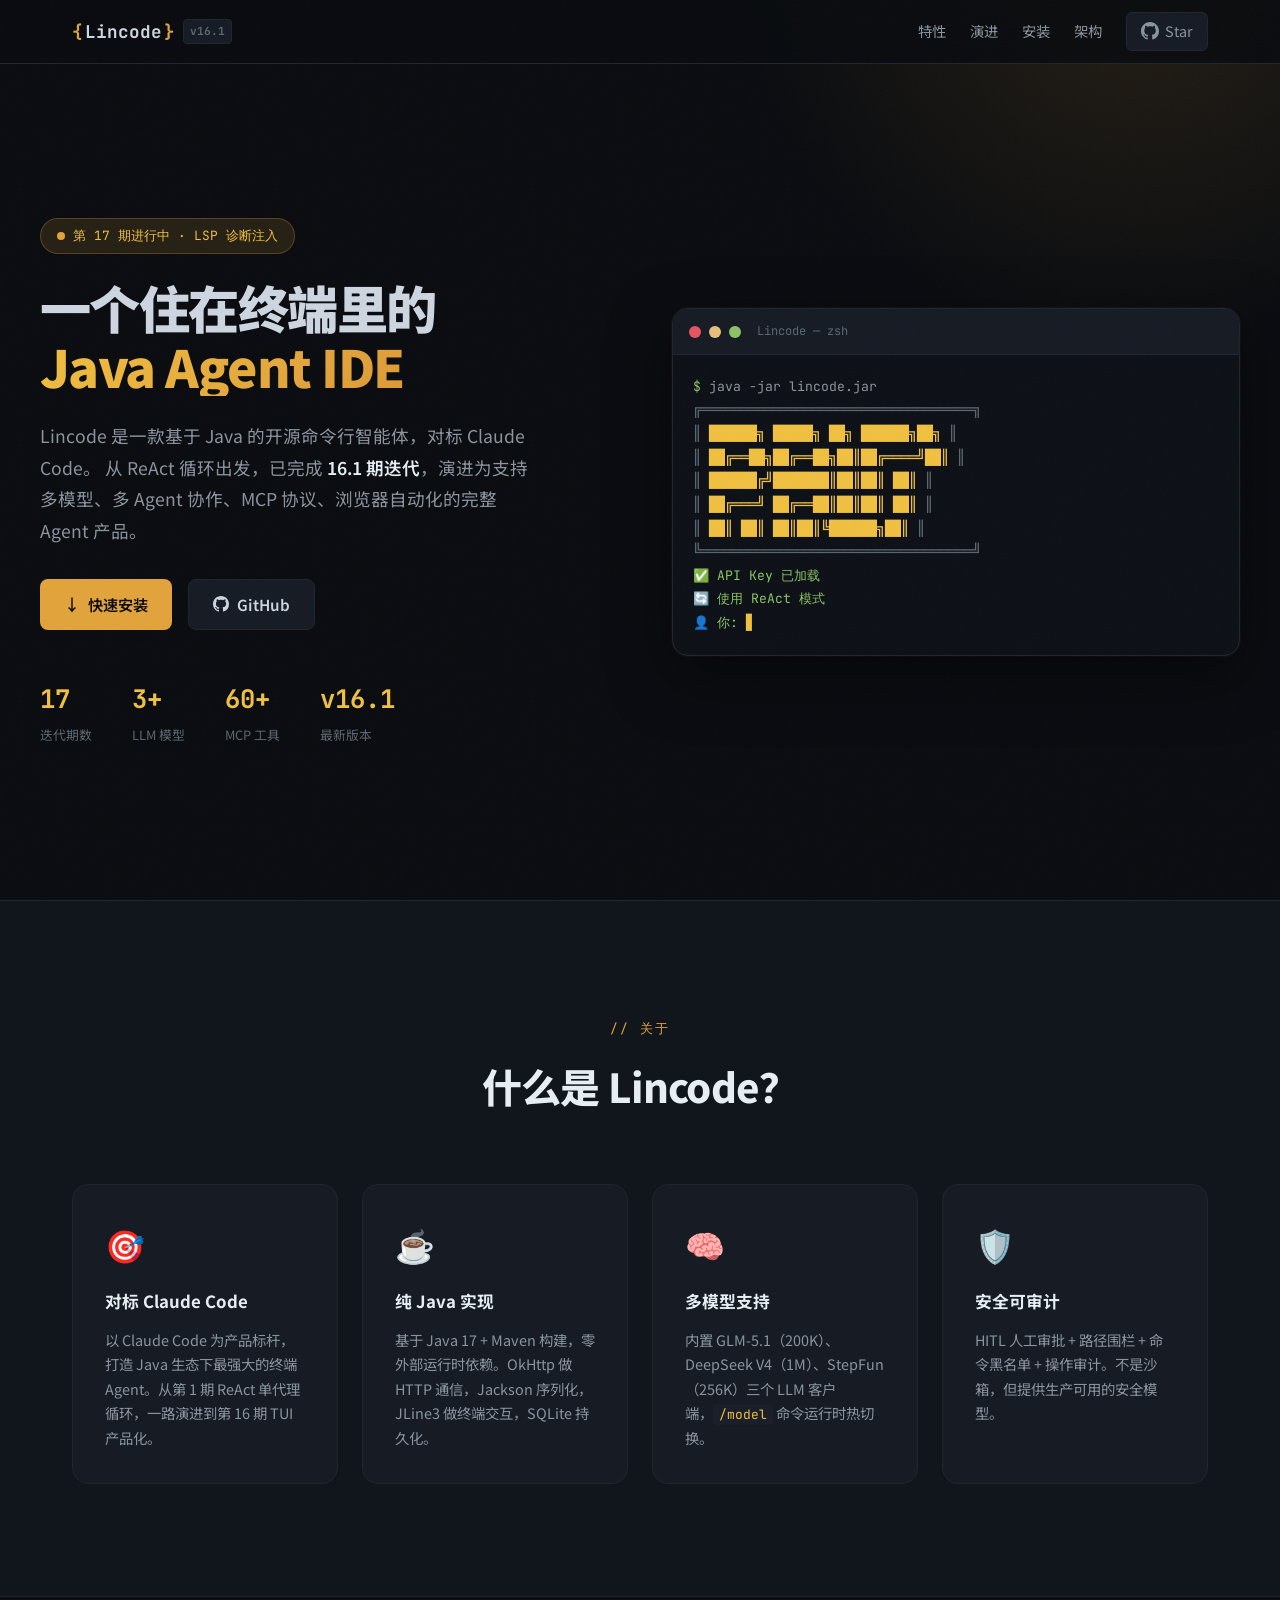
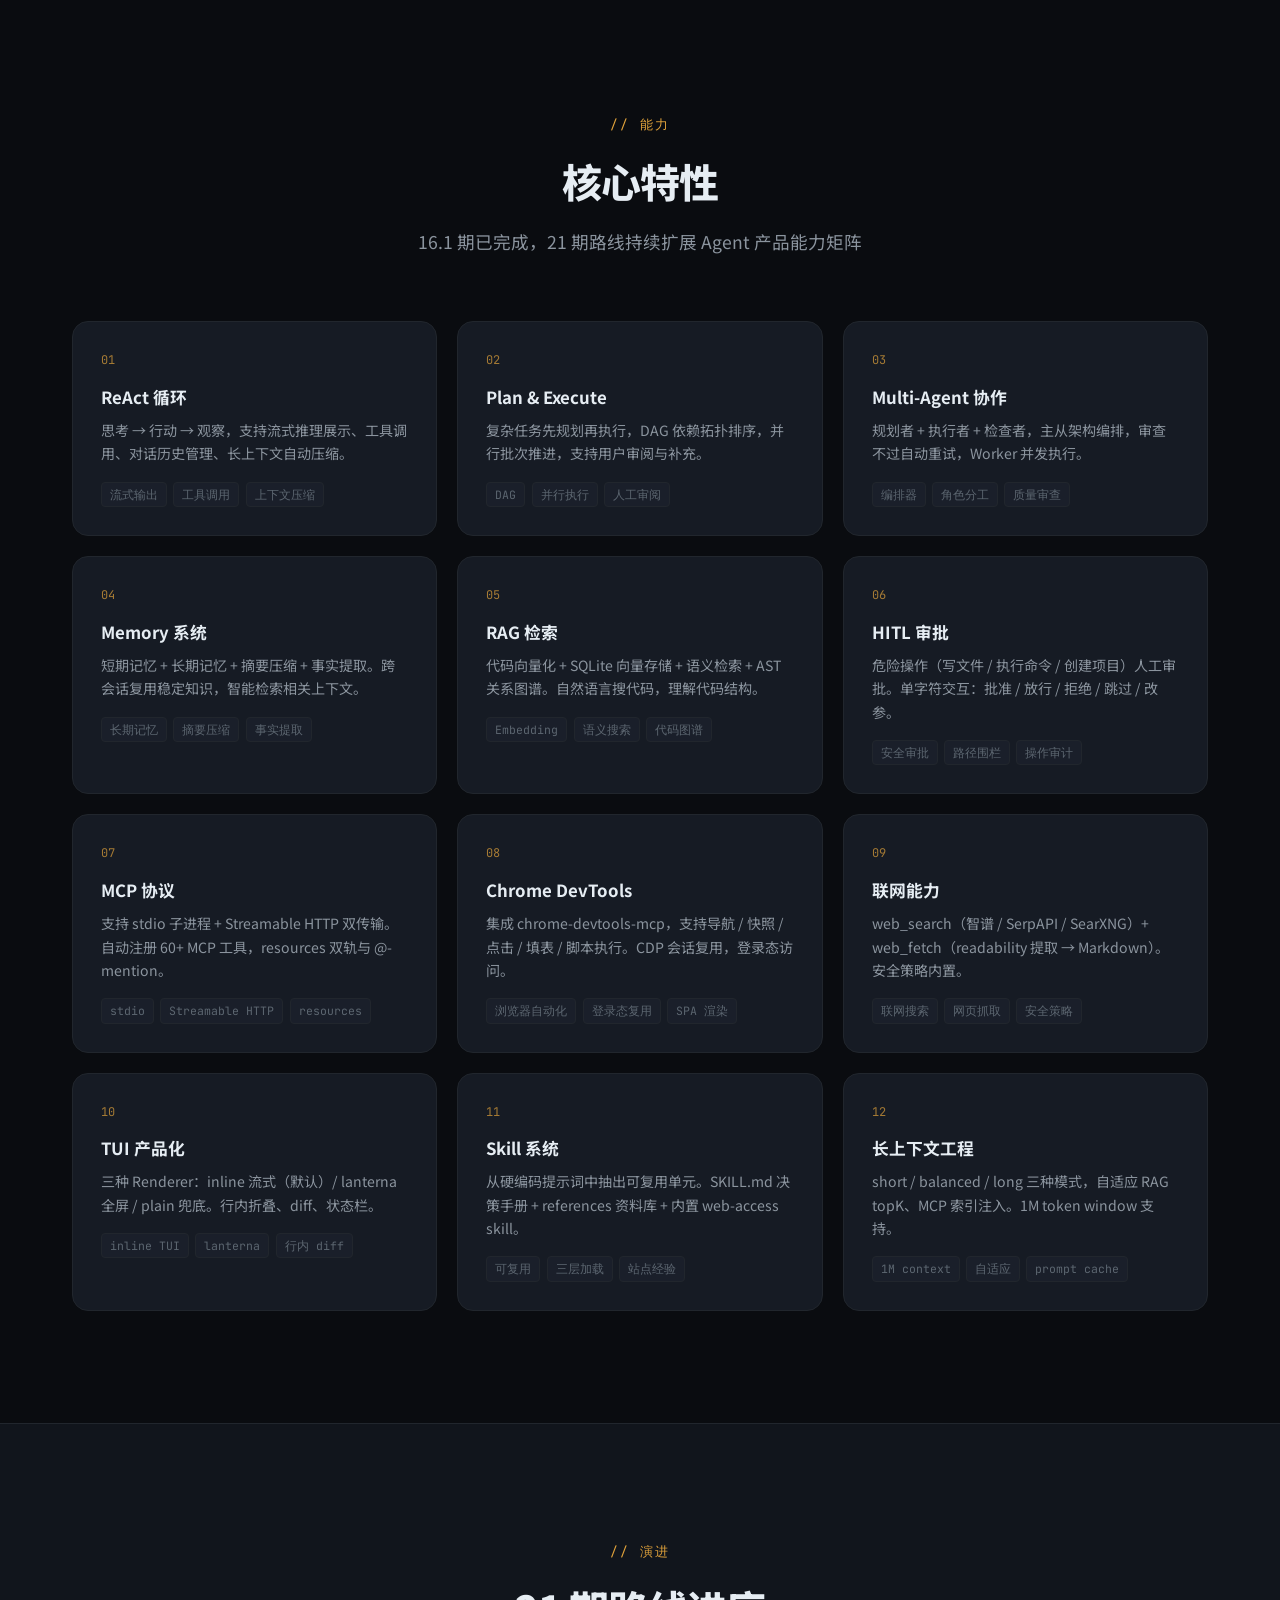
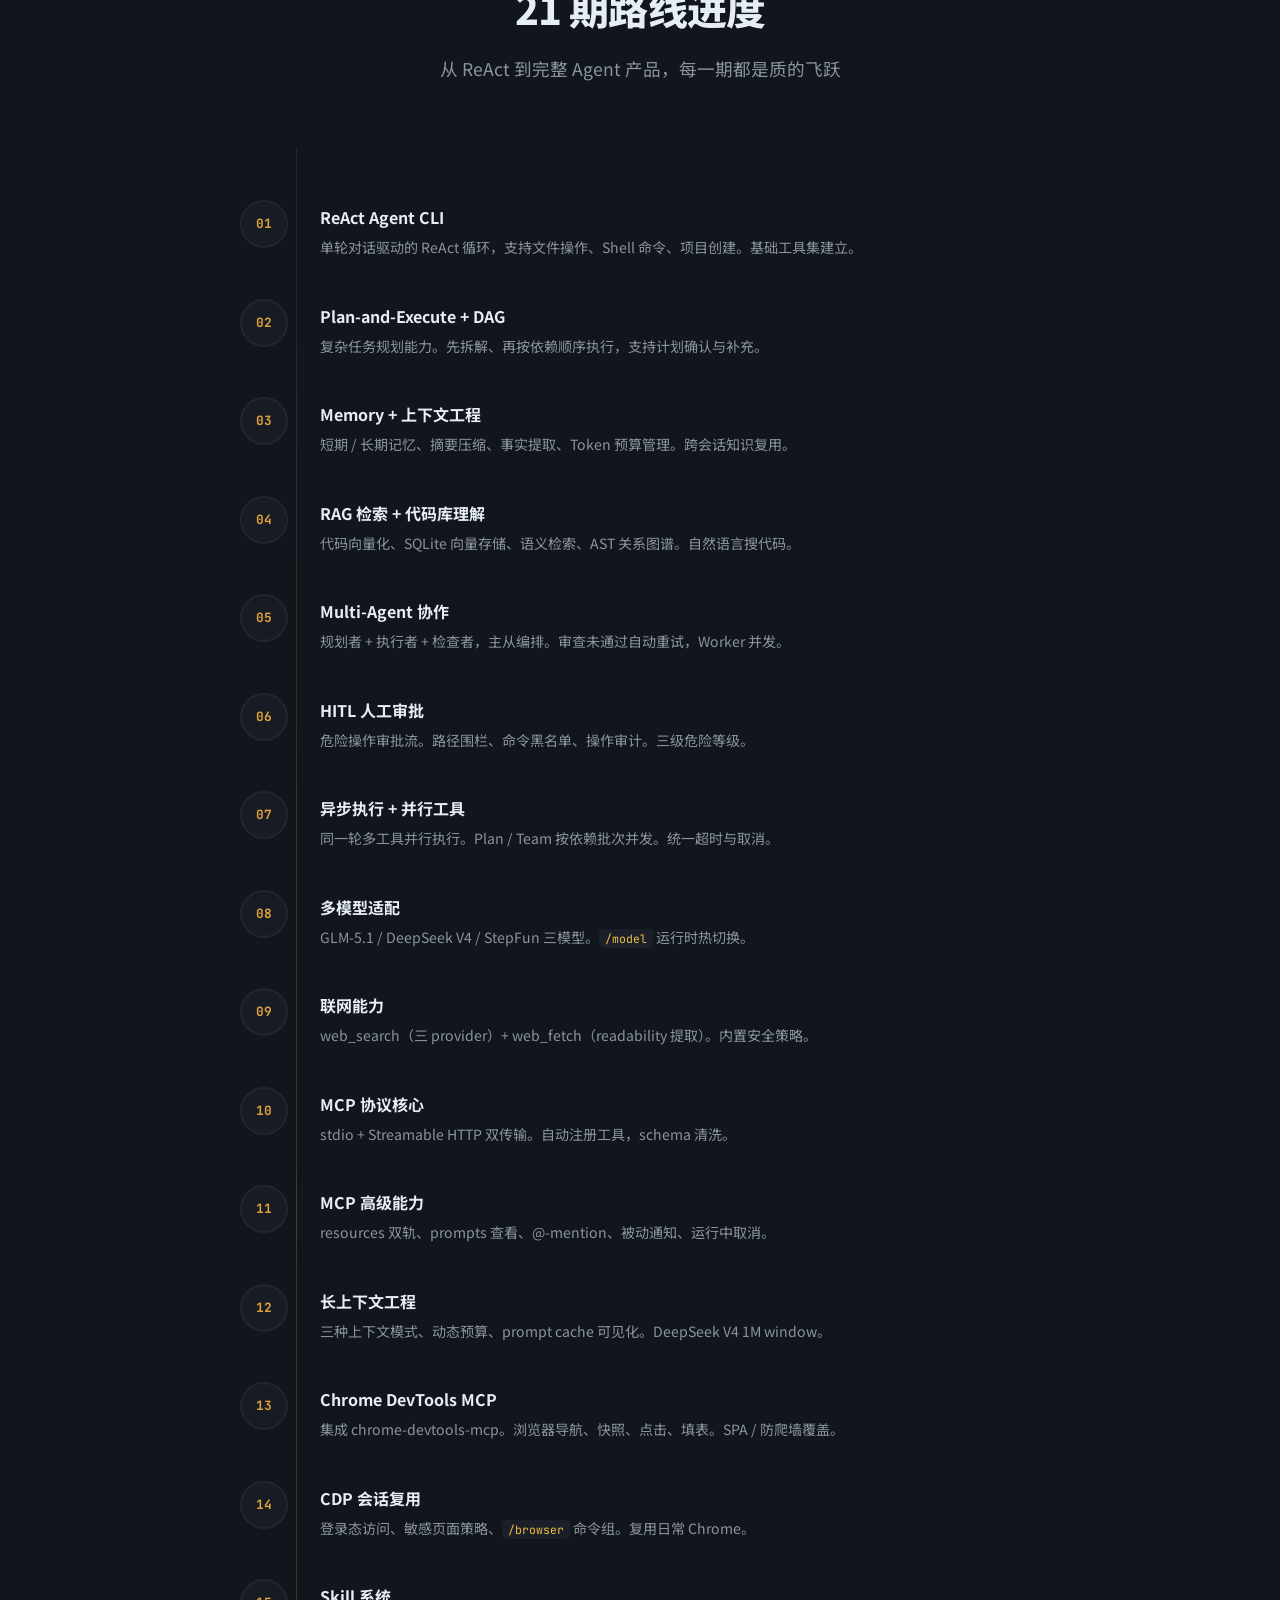
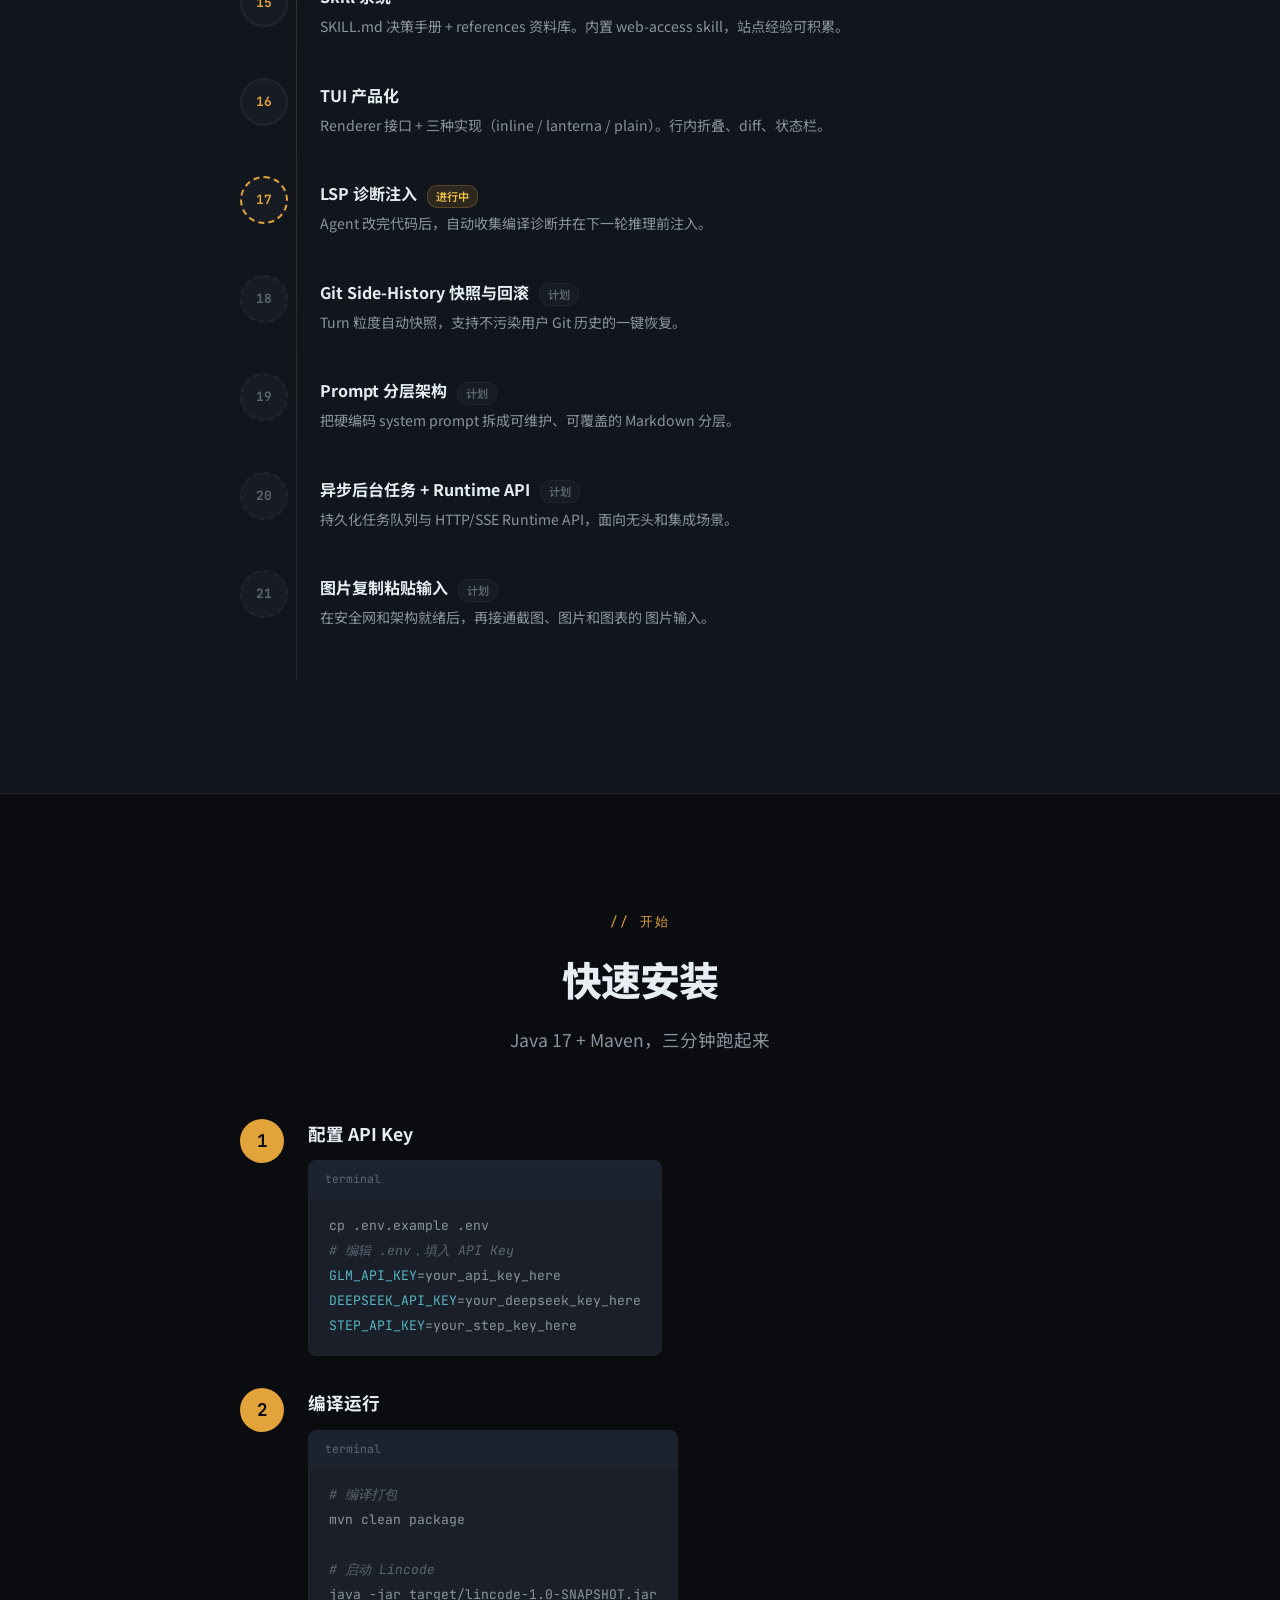
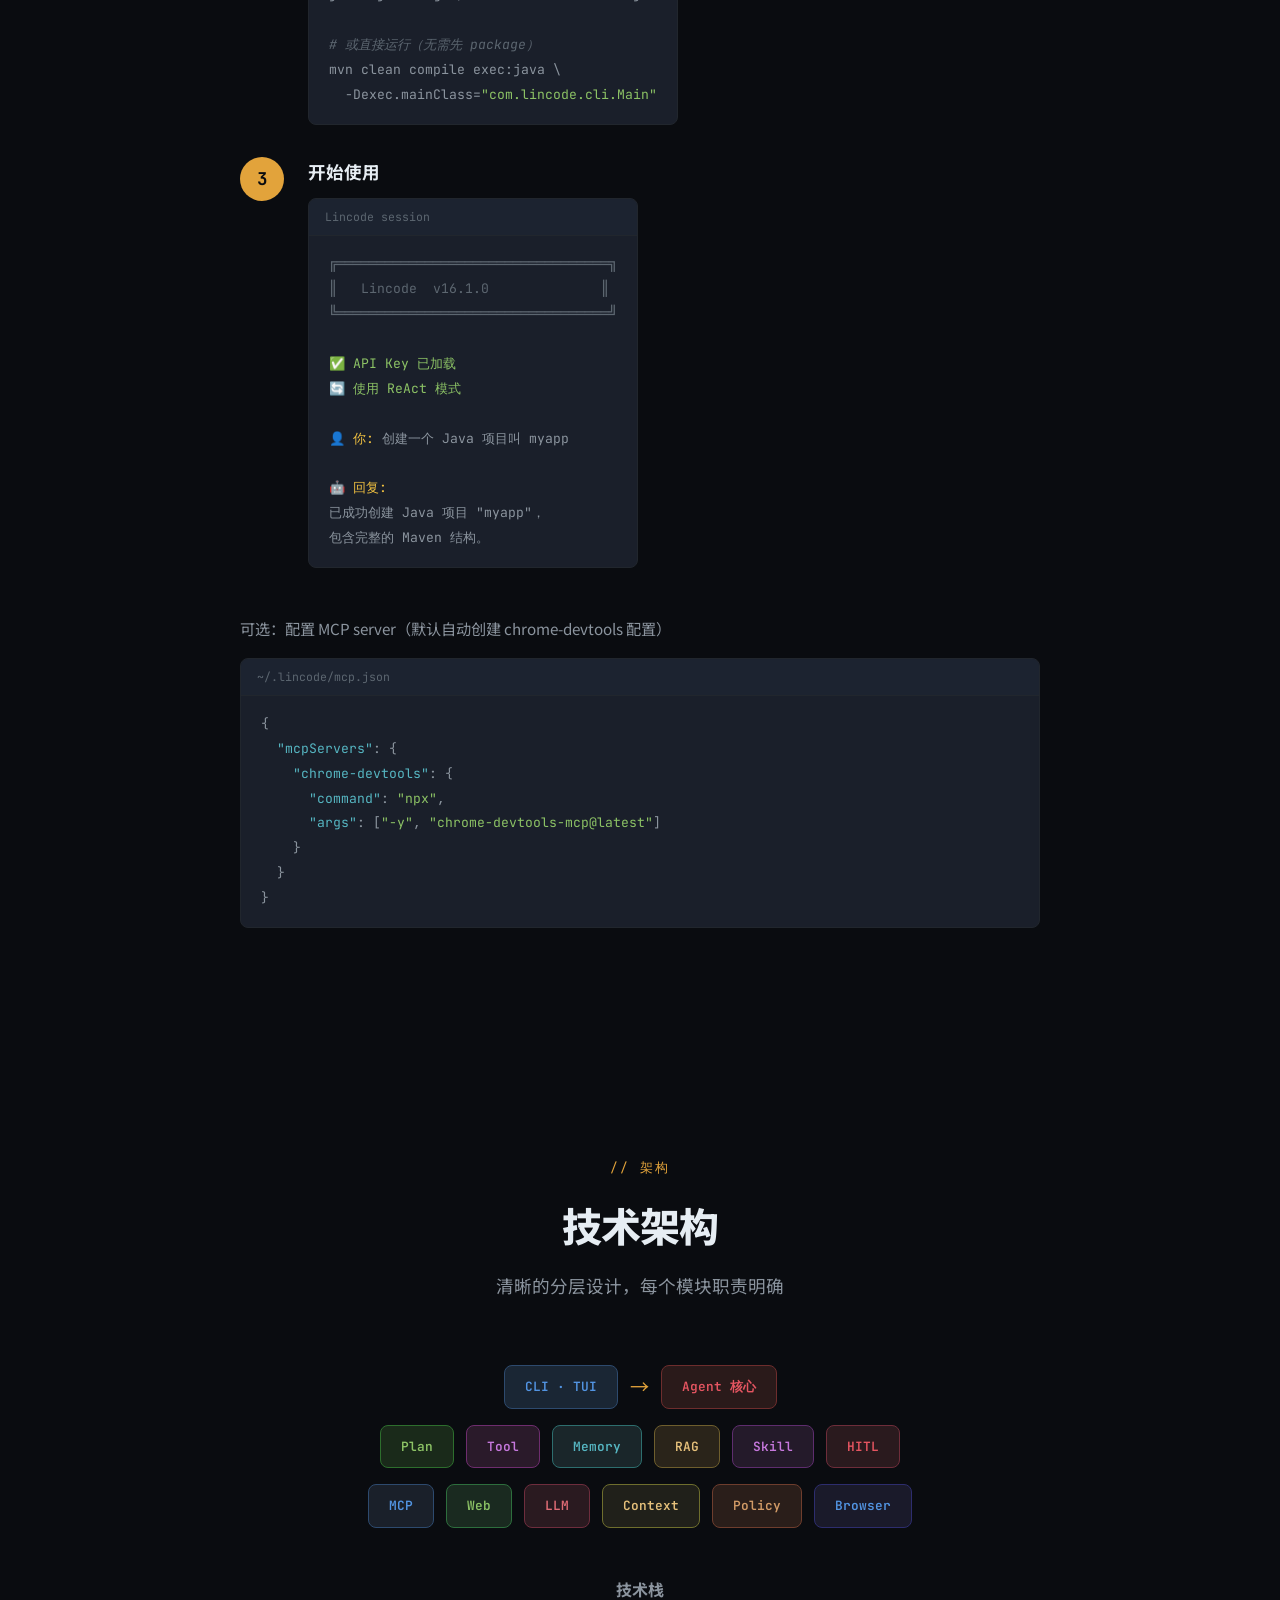
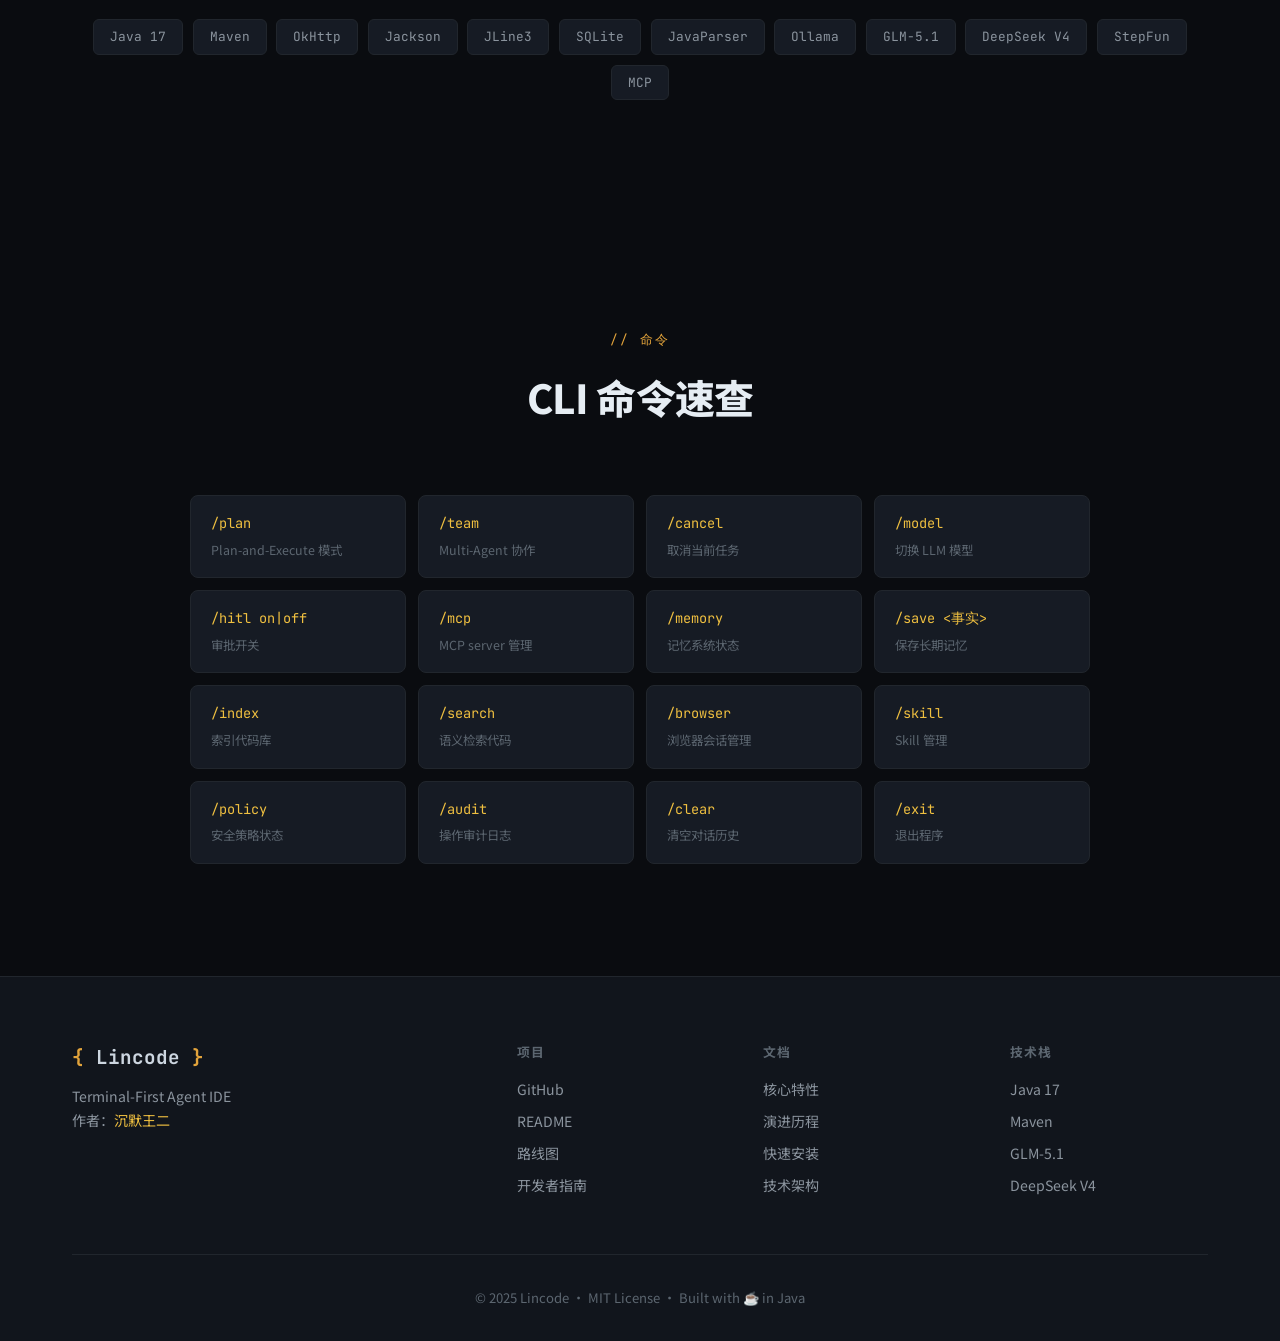
<file: docs/website/index.html>
<!DOCTYPE html>
<html lang="zh-CN">
<head>
  <meta charset="UTF-8">
  <meta name="viewport" content="width=device-width, initial-scale=1.0">
  <title>Lincode · Terminal-First Agent IDE</title>
  <meta name="description" content="一个面向商业使用的 Java Agent CLI 产品，对标 Claude Code。从 ReAct 循环持续演进到完整 Agent 产品形态。">
  <link rel="preconnect" href="https://fonts.googleapis.com">
  <link rel="preconnect" href="https://fonts.gstatic.com" crossorigin>
  <link href="https://fonts.googleapis.com/css2?family=JetBrains+Mono:wght@400;500;600;700&family=Noto+Sans+SC:wght@300;400;500;700;900&display=swap" rel="stylesheet">
  <link rel="stylesheet" href="styles.css">
  <link rel="icon" href="data:image/svg+xml,<svg xmlns='http://www.w3.org/2000/svg' viewBox='0 0 100 100'><text y='.9em' font-size='90'>🅿️</text></svg>">
</head>
<body>
  <div class="noise-overlay"></div>

  <!-- Navigation -->
  <nav class="nav" id="nav">
    <div class="nav-inner">
      <a href="#" class="nav-logo">
        <span class="logo-bracket">{</span>
        <span class="logo-text">Lincode</span>
        <span class="logo-bracket">}</span>
        <span class="logo-version">v16.1</span>
      </a>
      <div class="nav-links">
        <a href="#features">特性</a>
        <a href="#evolution">演进</a>
        <a href="#install">安装</a>
        <a href="#architecture">架构</a>
        <a href="https://github.com/itwanger/lincode" target="_blank" class="nav-gh" title="GitHub">
          <svg width="18" height="18" viewBox="0 0 16 16" fill="currentColor"><path d="M8 0C3.58 0 0 3.58 0 8c0 3.54 2.29 6.53 5.47 7.59.4.07.55-.17.55-.38 0-.19-.01-.82-.01-1.49-2.01.37-2.53-.49-2.69-.94-.09-.23-.48-.94-.82-1.13-.28-.15-.68-.52-.01-.53.63-.01 1.08.58 1.23.82.72 1.21 1.87.87 2.33.66.07-.52.28-.87.51-1.07-1.78-.2-3.64-.89-3.64-3.95 0-.87.31-1.59.82-2.15-.08-.2-.36-1.02.08-2.12 0 0 .67-.21 2.2.82.64-.18 1.32-.27 2-.27s1.36.09 2 .27c1.53-1.04 2.2-.82 2.2-.82.44 1.1.16 1.92.08 2.12.51.56.82 1.27.82 2.15 0 3.07-1.87 3.75-3.65 3.95.29.25.54.73.54 1.48 0 1.07-.01 1.93-.01 2.2 0 .21.15.46.55.38A8.01 8.01 0 0 0 16 8c0-4.42-3.58-8-8-8"/></svg>
          <span>Star</span>
        </a>
      </div>
    </div>
  </nav>

  <!-- Hero -->
  <section class="hero" id="hero">
    <div class="hero-grid">
      <div class="hero-content">
        <div class="hero-badge">
          <span class="badge-dot"></span>
          第 17 期进行中 · LSP 诊断注入
        </div>
        <h1 class="hero-title">
          <span class="title-line">一个住在终端里的</span>
          <span class="title-line title-accent">Java Agent IDE</span>
        </h1>
        <p class="hero-subtitle">
          Lincode 是一款基于 Java 的开源命令行智能体，对标 Claude Code。
          从 ReAct 循环出发，已完成 <strong>16.1 期迭代</strong>，演进为支持
          多模型、多 Agent 协作、MCP 协议、浏览器自动化的完整 Agent 产品。
        </p>
        <div class="hero-actions">
          <a href="#install" class="btn btn-primary">
            <span class="btn-icon">↓</span>
            快速安装
          </a>
          <a href="https://github.com/itwanger/lincode" target="_blank" class="btn btn-secondary">
            <svg width="16" height="16" viewBox="0 0 16 16" fill="currentColor"><path d="M8 0C3.58 0 0 3.58 0 8c0 3.54 2.29 6.53 5.47 7.59.4.07.55-.17.55-.38 0-.19-.01-.82-.01-1.49-2.01.37-2.53-.49-2.69-.94-.09-.23-.48-.94-.82-1.13-.28-.15-.68-.52-.01-.53.63-.01 1.08.58 1.23.82.72 1.21 1.87.87 2.33.66.07-.52.28-.87.51-1.07-1.78-.2-3.64-.89-3.64-3.95 0-.87.31-1.59.82-2.15-.08-.2-.36-1.02.08-2.12 0 0 .67-.21 2.2.82.64-.18 1.32-.27 2-.27s1.36.09 2 .27c1.53-1.04 2.2-.82 2.2-.82.44 1.1.16 1.92.08 2.12.51.56.82 1.27.82 2.15 0 3.07-1.87 3.75-3.65 3.95.29.25.54.73.54 1.48 0 1.07-.01 1.93-.01 2.2 0 .21.15.46.55.38A8.01 8.01 0 0 0 16 8c0-4.42-3.58-8-8-8"/></svg>
            GitHub
          </a>
        </div>
        <div class="hero-stats">
          <div class="stat">
            <span class="stat-number">17</span>
            <span class="stat-label">迭代期数</span>
          </div>
          <div class="stat">
            <span class="stat-number">3+</span>
            <span class="stat-label">LLM 模型</span>
          </div>
          <div class="stat">
            <span class="stat-number">60+</span>
            <span class="stat-label">MCP 工具</span>
          </div>
          <div class="stat">
            <span class="stat-number">v16.1</span>
            <span class="stat-label">最新版本</span>
          </div>
        </div>
      </div>
      <div class="hero-terminal">
        <div class="terminal-window">
          <div class="terminal-header">
            <span class="terminal-dot dot-red"></span>
            <span class="terminal-dot dot-yellow"></span>
            <span class="terminal-dot dot-green"></span>
            <span class="terminal-title">Lincode — zsh</span>
          </div>
          <div class="terminal-body">
            <div class="terminal-line"><span class="t-prompt">$</span> java -jar lincode.jar</div>
            <div class="terminal-line t-dim">╔══════════════════════════════════╗</div>
            <div class="terminal-line t-dim">║   <span class="t-accent">██████╗  █████╗ ██╗ ██████╗██╗</span> ║</div>
            <div class="terminal-line t-dim">║   <span class="t-accent">██╔══██╗██╔══██╗██║██╔════╝██║</span> ║</div>
            <div class="terminal-line t-dim">║   <span class="t-accent">██████╔╝███████║██║██║     ██║</span> ║</div>
            <div class="terminal-line t-dim">║   <span class="t-accent">██╔═══╝ ██╔══██║██║██║     ██║</span> ║</div>
            <div class="terminal-line t-dim">║   <span class="t-accent">██║     ██║  ██║██║╚██████╗██║</span> ║</div>
            <div class="terminal-line t-dim">╚══════════════════════════════════╝</div>
            <div class="terminal-line t-green">✅ API Key 已加载</div>
            <div class="terminal-line t-green">🔄 使用 ReAct 模式</div>
            <div class="terminal-line"><span class="t-prompt">👤 你:</span> <span class="t-cursor">▊</span></div>
          </div>
        </div>
      </div>
    </div>
  </section>

  <!-- What is Lincode -->
  <section class="section section-about" id="about">
    <div class="container">
      <div class="section-header">
        <span class="section-label">// 关于</span>
        <h2>什么是 Lincode？</h2>
      </div>
      <div class="about-grid">
        <div class="about-card">
          <div class="about-icon">🎯</div>
          <h3>对标 Claude Code</h3>
          <p>以 Claude Code 为产品标杆，打造 Java 生态下最强大的终端 Agent。从第 1 期 ReAct 单代理循环，一路演进到第 16 期 TUI 产品化。</p>
        </div>
        <div class="about-card">
          <div class="about-icon">☕</div>
          <h3>纯 Java 实现</h3>
          <p>基于 Java 17 + Maven 构建，零外部运行时依赖。OkHttp 做 HTTP 通信，Jackson 序列化，JLine3 做终端交互，SQLite 持久化。</p>
        </div>
        <div class="about-card">
          <div class="about-icon">🧠</div>
          <h3>多模型支持</h3>
          <p>内置 GLM-5.1（200K）、DeepSeek V4（1M）、StepFun（256K）三个 LLM 客户端，<code>/model</code> 命令运行时热切换。</p>
        </div>
        <div class="about-card">
          <div class="about-icon">🛡️</div>
          <h3>安全可审计</h3>
          <p>HITL 人工审批 + 路径围栏 + 命令黑名单 + 操作审计。不是沙箱，但提供生产可用的安全模型。</p>
        </div>
      </div>
    </div>
  </section>

  <!-- Features -->
  <section class="section section-features" id="features">
    <div class="container">
      <div class="section-header">
        <span class="section-label">// 能力</span>
        <h2>核心特性</h2>
        <p class="section-desc">16.1 期已完成，21 期路线持续扩展 Agent 产品能力矩阵</p>
      </div>
      <div class="features-grid">
        <div class="feature-card">
          <div class="feature-number">01</div>
          <h3>ReAct 循环</h3>
          <p>思考 → 行动 → 观察，支持流式推理展示、工具调用、对话历史管理、长上下文自动压缩。</p>
          <div class="feature-tags">
            <span>流式输出</span><span>工具调用</span><span>上下文压缩</span>
          </div>
        </div>
        <div class="feature-card">
          <div class="feature-number">02</div>
          <h3>Plan & Execute</h3>
          <p>复杂任务先规划再执行，DAG 依赖拓扑排序，并行批次推进，支持用户审阅与补充。</p>
          <div class="feature-tags">
            <span>DAG</span><span>并行执行</span><span>人工审阅</span>
          </div>
        </div>
        <div class="feature-card">
          <div class="feature-number">03</div>
          <h3>Multi-Agent 协作</h3>
          <p>规划者 + 执行者 + 检查者，主从架构编排，审查不过自动重试，Worker 并发执行。</p>
          <div class="feature-tags">
            <span>编排器</span><span>角色分工</span><span>质量审查</span>
          </div>
        </div>
        <div class="feature-card">
          <div class="feature-number">04</div>
          <h3>Memory 系统</h3>
          <p>短期记忆 + 长期记忆 + 摘要压缩 + 事实提取。跨会话复用稳定知识，智能检索相关上下文。</p>
          <div class="feature-tags">
            <span>长期记忆</span><span>摘要压缩</span><span>事实提取</span>
          </div>
        </div>
        <div class="feature-card">
          <div class="feature-number">05</div>
          <h3>RAG 检索</h3>
          <p>代码向量化 + SQLite 向量存储 + 语义检索 + AST 关系图谱。自然语言搜代码，理解代码结构。</p>
          <div class="feature-tags">
            <span>Embedding</span><span>语义搜索</span><span>代码图谱</span>
          </div>
        </div>
        <div class="feature-card">
          <div class="feature-number">06</div>
          <h3>HITL 审批</h3>
          <p>危险操作（写文件 / 执行命令 / 创建项目）人工审批。单字符交互：批准 / 放行 / 拒绝 / 跳过 / 改参。</p>
          <div class="feature-tags">
            <span>安全审批</span><span>路径围栏</span><span>操作审计</span>
          </div>
        </div>
        <div class="feature-card">
          <div class="feature-number">07</div>
          <h3>MCP 协议</h3>
          <p>支持 stdio 子进程 + Streamable HTTP 双传输。自动注册 60+ MCP 工具，resources 双轨与 @-mention。</p>
          <div class="feature-tags">
            <span>stdio</span><span>Streamable HTTP</span><span>resources</span>
          </div>
        </div>
        <div class="feature-card">
          <div class="feature-number">08</div>
          <h3>Chrome DevTools</h3>
          <p>集成 chrome-devtools-mcp，支持导航 / 快照 / 点击 / 填表 / 脚本执行。CDP 会话复用，登录态访问。</p>
          <div class="feature-tags">
            <span>浏览器自动化</span><span>登录态复用</span><span>SPA 渲染</span>
          </div>
        </div>
        <div class="feature-card">
          <div class="feature-number">09</div>
          <h3>联网能力</h3>
          <p>web_search（智谱 / SerpAPI / SearXNG）+ web_fetch（readability 提取 → Markdown）。安全策略内置。</p>
          <div class="feature-tags">
            <span>联网搜索</span><span>网页抓取</span><span>安全策略</span>
          </div>
        </div>
        <div class="feature-card">
          <div class="feature-number">10</div>
          <h3>TUI 产品化</h3>
          <p>三种 Renderer：inline 流式（默认）/ lanterna 全屏 / plain 兜底。行内折叠、diff、状态栏。</p>
          <div class="feature-tags">
            <span>inline TUI</span><span>lanterna</span><span>行内 diff</span>
          </div>
        </div>
        <div class="feature-card">
          <div class="feature-number">11</div>
          <h3>Skill 系统</h3>
          <p>从硬编码提示词中抽出可复用单元。SKILL.md 决策手册 + references 资料库 + 内置 web-access skill。</p>
          <div class="feature-tags">
            <span>可复用</span><span>三层加载</span><span>站点经验</span>
          </div>
        </div>
        <div class="feature-card">
          <div class="feature-number">12</div>
          <h3>长上下文工程</h3>
          <p>short / balanced / long 三种模式，自适应 RAG topK、MCP 索引注入。1M token window 支持。</p>
          <div class="feature-tags">
            <span>1M context</span><span>自适应</span><span>prompt cache</span>
          </div>
        </div>
      </div>
    </div>
  </section>

  <!-- Evolution -->
  <section class="section section-evolution" id="evolution">
    <div class="container">
      <div class="section-header">
        <span class="section-label">// 演进</span>
        <h2>21 期路线进度</h2>
        <p class="section-desc">从 ReAct 到完整 Agent 产品，每一期都是质的飞跃</p>
      </div>
      <div class="timeline">
        <div class="timeline-line"></div>
        <div class="timeline-items">
          <div class="tl-item">
            <div class="tl-marker"><span>01</span></div>
            <div class="tl-content">
              <h4>ReAct Agent CLI</h4>
              <p>单轮对话驱动的 ReAct 循环，支持文件操作、Shell 命令、项目创建。基础工具集建立。</p>
            </div>
          </div>
          <div class="tl-item">
            <div class="tl-marker"><span>02</span></div>
            <div class="tl-content">
              <h4>Plan-and-Execute + DAG</h4>
              <p>复杂任务规划能力。先拆解、再按依赖顺序执行，支持计划确认与补充。</p>
            </div>
          </div>
          <div class="tl-item">
            <div class="tl-marker"><span>03</span></div>
            <div class="tl-content">
              <h4>Memory + 上下文工程</h4>
              <p>短期 / 长期记忆、摘要压缩、事实提取、Token 预算管理。跨会话知识复用。</p>
            </div>
          </div>
          <div class="tl-item">
            <div class="tl-marker"><span>04</span></div>
            <div class="tl-content">
              <h4>RAG 检索 + 代码库理解</h4>
              <p>代码向量化、SQLite 向量存储、语义检索、AST 关系图谱。自然语言搜代码。</p>
            </div>
          </div>
          <div class="tl-item">
            <div class="tl-marker"><span>05</span></div>
            <div class="tl-content">
              <h4>Multi-Agent 协作</h4>
              <p>规划者 + 执行者 + 检查者，主从编排。审查未通过自动重试，Worker 并发。</p>
            </div>
          </div>
          <div class="tl-item">
            <div class="tl-marker"><span>06</span></div>
            <div class="tl-content">
              <h4>HITL 人工审批</h4>
              <p>危险操作审批流。路径围栏、命令黑名单、操作审计。三级危险等级。</p>
            </div>
          </div>
          <div class="tl-item">
            <div class="tl-marker"><span>07</span></div>
            <div class="tl-content">
              <h4>异步执行 + 并行工具</h4>
              <p>同一轮多工具并行执行。Plan / Team 按依赖批次并发。统一超时与取消。</p>
            </div>
          </div>
          <div class="tl-item">
            <div class="tl-marker"><span>08</span></div>
            <div class="tl-content">
              <h4>多模型适配</h4>
              <p>GLM-5.1 / DeepSeek V4 / StepFun 三模型。<code>/model</code> 运行时热切换。</p>
            </div>
          </div>
          <div class="tl-item">
            <div class="tl-marker"><span>09</span></div>
            <div class="tl-content">
              <h4>联网能力</h4>
              <p>web_search（三 provider）+ web_fetch（readability 提取）。内置安全策略。</p>
            </div>
          </div>
          <div class="tl-item">
            <div class="tl-marker"><span>10</span></div>
            <div class="tl-content">
              <h4>MCP 协议核心</h4>
              <p>stdio + Streamable HTTP 双传输。自动注册工具，schema 清洗。</p>
            </div>
          </div>
          <div class="tl-item">
            <div class="tl-marker"><span>11</span></div>
            <div class="tl-content">
              <h4>MCP 高级能力</h4>
              <p>resources 双轨、prompts 查看、@-mention、被动通知、运行中取消。</p>
            </div>
          </div>
          <div class="tl-item">
            <div class="tl-marker"><span>12</span></div>
            <div class="tl-content">
              <h4>长上下文工程</h4>
              <p>三种上下文模式、动态预算、prompt cache 可见化。DeepSeek V4 1M window。</p>
            </div>
          </div>
          <div class="tl-item">
            <div class="tl-marker"><span>13</span></div>
            <div class="tl-content">
              <h4>Chrome DevTools MCP</h4>
              <p>集成 chrome-devtools-mcp。浏览器导航、快照、点击、填表。SPA / 防爬墙覆盖。</p>
            </div>
          </div>
          <div class="tl-item">
            <div class="tl-marker"><span>14</span></div>
            <div class="tl-content">
              <h4>CDP 会话复用</h4>
              <p>登录态访问、敏感页面策略、<code>/browser</code> 命令组。复用日常 Chrome。</p>
            </div>
          </div>
          <div class="tl-item">
            <div class="tl-marker"><span>15</span></div>
            <div class="tl-content">
              <h4>Skill 系统</h4>
              <p>SKILL.md 决策手册 + references 资料库。内置 web-access skill，站点经验可积累。</p>
            </div>
          </div>
          <div class="tl-item">
            <div class="tl-marker"><span>16</span></div>
            <div class="tl-content">
              <h4>TUI 产品化</h4>
              <p>Renderer 接口 + 三种实现（inline / lanterna / plain）。行内折叠、diff、状态栏。</p>
            </div>
          </div>
          <div class="tl-item tl-item-next">
            <div class="tl-marker tl-marker-next"><span>17</span></div>
            <div class="tl-content">
              <h4>LSP 诊断注入 <span class="tl-badge">进行中</span></h4>
              <p>Agent 改完代码后，自动收集编译诊断并在下一轮推理前注入。</p>
            </div>
          </div>
          <div class="tl-item tl-item-planned">
            <div class="tl-marker tl-marker-planned"><span>18</span></div>
            <div class="tl-content">
              <h4>Git Side-History 快照与回滚 <span class="tl-badge tl-badge-planned">计划</span></h4>
              <p>Turn 粒度自动快照，支持不污染用户 Git 历史的一键恢复。</p>
            </div>
          </div>
          <div class="tl-item tl-item-planned">
            <div class="tl-marker tl-marker-planned"><span>19</span></div>
            <div class="tl-content">
              <h4>Prompt 分层架构 <span class="tl-badge tl-badge-planned">计划</span></h4>
              <p>把硬编码 system prompt 拆成可维护、可覆盖的 Markdown 分层。</p>
            </div>
          </div>
          <div class="tl-item tl-item-planned">
            <div class="tl-marker tl-marker-planned"><span>20</span></div>
            <div class="tl-content">
              <h4>异步后台任务 + Runtime API <span class="tl-badge tl-badge-planned">计划</span></h4>
              <p>持久化任务队列与 HTTP/SSE Runtime API，面向无头和集成场景。</p>
            </div>
          </div>
          <div class="tl-item tl-item-planned">
            <div class="tl-marker tl-marker-planned"><span>21</span></div>
            <div class="tl-content">
              <h4>图片复制粘贴输入 <span class="tl-badge tl-badge-planned">计划</span></h4>
              <p>在安全网和架构就绪后，再接通截图、图片和图表的 图片输入。</p>
            </div>
          </div>
        </div>
      </div>
    </div>
  </section>

  <!-- Install -->
  <section class="section section-install" id="install">
    <div class="container">
      <div class="section-header">
        <span class="section-label">// 开始</span>
        <h2>快速安装</h2>
        <p class="section-desc">Java 17 + Maven，三分钟跑起来</p>
      </div>
      <div class="install-steps">
        <div class="install-step">
          <div class="step-number">1</div>
          <div class="step-content">
            <h4>配置 API Key</h4>
            <div class="code-block">
              <div class="code-header"><span>terminal</span></div>
              <pre><code>cp .env.example .env
<span class="c-comment"># 编辑 .env，填入 API Key</span>
<span class="c-key">GLM_API_KEY</span>=your_api_key_here
<span class="c-key">DEEPSEEK_API_KEY</span>=your_deepseek_key_here
<span class="c-key">STEP_API_KEY</span>=your_step_key_here</code></pre>
            </div>
          </div>
        </div>
        <div class="install-step">
          <div class="step-number">2</div>
          <div class="step-content">
            <h4>编译运行</h4>
            <div class="code-block">
              <div class="code-header"><span>terminal</span></div>
              <pre><code><span class="c-comment"># 编译打包</span>
mvn clean package

<span class="c-comment"># 启动 Lincode</span>
java -jar target/lincode-1.0-SNAPSHOT.jar

<span class="c-comment"># 或直接运行（无需先 package）</span>
mvn clean compile exec:java \
  -Dexec.mainClass=<span class="c-string">"com.lincode.cli.Main"</span></code></pre>
            </div>
          </div>
        </div>
        <div class="install-step">
          <div class="step-number">3</div>
          <div class="step-content">
            <h4>开始使用</h4>
            <div class="code-block">
              <div class="code-header"><span>Lincode session</span></div>
              <pre><code><span class="c-dim">╔══════════════════════════════════╗
║   Lincode  v16.1.0              ║
╚══════════════════════════════════╝</span>

✅ <span class="c-green">API Key 已加载</span>
🔄 <span class="c-green">使用 ReAct 模式</span>

<span class="c-prompt">👤 你:</span> 创建一个 Java 项目叫 myapp

<span class="c-prompt">🤖 回复:</span>
已成功创建 Java 项目 "myapp"，
包含完整的 Maven 结构。</code></pre>
            </div>
          </div>
        </div>
      </div>
      <div class="install-extra">
        <p>可选：配置 MCP server（默认自动创建 chrome-devtools 配置）</p>
        <div class="code-block">
          <div class="code-header"><span>~/.lincode/mcp.json</span></div>
          <pre><code>{
  <span class="c-key">"mcpServers"</span>: {
    <span class="c-key">"chrome-devtools"</span>: {
      <span class="c-key">"command"</span>: <span class="c-string">"npx"</span>,
      <span class="c-key">"args"</span>: [<span class="c-string">"-y"</span>, <span class="c-string">"chrome-devtools-mcp@latest"</span>]
    }
  }
}</code></pre>
        </div>
      </div>
    </div>
  </section>

  <!-- Architecture -->
  <section class="section section-arch" id="architecture">
    <div class="container">
      <div class="section-header">
        <span class="section-label">// 架构</span>
        <h2>技术架构</h2>
        <p class="section-desc">清晰的分层设计，每个模块职责明确</p>
      </div>
      <div class="arch-diagram">
        <div class="arch-layer arch-layer-top">
          <div class="arch-box arch-cli">CLI · TUI</div>
          <div class="arch-arrow">→</div>
          <div class="arch-box arch-agent">Agent 核心</div>
        </div>
        <div class="arch-layer arch-layer-mid">
          <div class="arch-box arch-plan">Plan</div>
          <div class="arch-box arch-tool">Tool</div>
          <div class="arch-box arch-memory">Memory</div>
          <div class="arch-box arch-rag">RAG</div>
          <div class="arch-box arch-skill">Skill</div>
          <div class="arch-box arch-hitl">HITL</div>
        </div>
        <div class="arch-layer arch-layer-bot">
          <div class="arch-box arch-mcp">MCP</div>
          <div class="arch-box arch-web">Web</div>
          <div class="arch-box arch-llm">LLM</div>
          <div class="arch-box arch-context">Context</div>
          <div class="arch-box arch-policy">Policy</div>
          <div class="arch-box arch-browser">Browser</div>
        </div>
      </div>
      <div class="tech-stack">
        <h4>技术栈</h4>
        <div class="tech-tags">
          <span>Java 17</span><span>Maven</span><span>OkHttp</span><span>Jackson</span>
          <span>JLine3</span><span>SQLite</span><span>JavaParser</span><span>Ollama</span>
          <span>GLM-5.1</span><span>DeepSeek V4</span><span>StepFun</span><span>MCP</span>
        </div>
      </div>
    </div>
  </section>

  <!-- Commands Reference -->
  <section class="section section-commands" id="commands">
    <div class="container">
      <div class="section-header">
        <span class="section-label">// 命令</span>
        <h2>CLI 命令速查</h2>
      </div>
      <div class="commands-grid">
        <div class="cmd-card">
          <code>/plan</code>
          <span>Plan-and-Execute 模式</span>
        </div>
        <div class="cmd-card">
          <code>/team</code>
          <span>Multi-Agent 协作</span>
        </div>
        <div class="cmd-card">
          <code>/cancel</code>
          <span>取消当前任务</span>
        </div>
        <div class="cmd-card">
          <code>/model</code>
          <span>切换 LLM 模型</span>
        </div>
        <div class="cmd-card">
          <code>/hitl on|off</code>
          <span>审批开关</span>
        </div>
        <div class="cmd-card">
          <code>/mcp</code>
          <span>MCP server 管理</span>
        </div>
        <div class="cmd-card">
          <code>/memory</code>
          <span>记忆系统状态</span>
        </div>
        <div class="cmd-card">
          <code>/save &lt;事实&gt;</code>
          <span>保存长期记忆</span>
        </div>
        <div class="cmd-card">
          <code>/index</code>
          <span>索引代码库</span>
        </div>
        <div class="cmd-card">
          <code>/search</code>
          <span>语义检索代码</span>
        </div>
        <div class="cmd-card">
          <code>/browser</code>
          <span>浏览器会话管理</span>
        </div>
        <div class="cmd-card">
          <code>/skill</code>
          <span>Skill 管理</span>
        </div>
        <div class="cmd-card">
          <code>/policy</code>
          <span>安全策略状态</span>
        </div>
        <div class="cmd-card">
          <code>/audit</code>
          <span>操作审计日志</span>
        </div>
        <div class="cmd-card">
          <code>/clear</code>
          <span>清空对话历史</span>
        </div>
        <div class="cmd-card">
          <code>/exit</code>
          <span>退出程序</span>
        </div>
      </div>
    </div>
  </section>

  <!-- Footer -->
  <footer class="footer">
    <div class="container">
      <div class="footer-grid">
        <div class="footer-brand">
          <div class="footer-logo">
            <span class="logo-bracket">{</span>
            <span>Lincode</span>
            <span class="logo-bracket">}</span>
          </div>
          <p>Terminal-First Agent IDE<br>作者：<a href="https://github.com/itwanger" target="_blank">沉默王二</a></p>
        </div>
        <div class="footer-links">
          <h5>项目</h5>
          <a href="https://github.com/itwanger/lincode" target="_blank">GitHub</a>
          <a href="https://github.com/itwanger/lincode/blob/main/README.md" target="_blank">README</a>
          <a href="https://github.com/itwanger/lincode/blob/main/ROADMAP.md" target="_blank">路线图</a>
          <a href="https://github.com/itwanger/lincode/blob/main/AGENTS.md" target="_blank">开发者指南</a>
        </div>
        <div class="footer-links">
          <h5>文档</h5>
          <a href="#features">核心特性</a>
          <a href="#evolution">演进历程</a>
          <a href="#install">快速安装</a>
          <a href="#architecture">技术架构</a>
        </div>
        <div class="footer-links">
          <h5>技术栈</h5>
          <span>Java 17</span>
          <span>Maven</span>
          <span>GLM-5.1</span>
          <span>DeepSeek V4</span>
        </div>
      </div>
      <div class="footer-bottom">
        <p>&copy; 2025 Lincode · MIT License · Built with ☕ in Java</p>
      </div>
    </div>
  </footer>

  <script src="script.js"></script>
</body>
</html>
</file>
<file: docs/website/styles.css>
/* ═══════════════════════════════════════════════════════
   Lincode · Terminal-First Agent IDE — 官方网站样式
   Design: 终端暗色主题 + 琥珀金强调 + 代码美学
   ═══════════════════════════════════════════════════════ */

/* ── CSS Variables ─────────────────────────────── */
:root {
  --bg-primary: #0a0c10;
  --bg-secondary: #11151c;
  --bg-card: #161b24;
  --bg-code: #1a1f2a;
  --bg-terminal: #0d1117;
  --bg-nav: rgba(10, 12, 16, 0.92);

  --border: #21262d;
  --border-hover: #30363d;

  --text-primary: #cdd6e0;
  --text-secondary: #8b949e;
  --text-muted: #5c6670;

  --accent: #e2a33b;
  --accent-soft: #e2a33b22;
  --accent-glow: #e2a33b44;
  --accent-text: #f0c040;

  --blue: #5294e2;
  --green: #8cc265;
  --green-dim: #8cc26588;
  --red: #e55561;
  --yellow: #e5c07b;
  --purple: #c678dd;
  --cyan: #56b6c2;

  --font-mono: 'JetBrains Mono', 'Fira Code', 'Cascadia Code', monospace;
  --font-sans: 'Noto Sans SC', -apple-system, BlinkMacSystemFont, 'Segoe UI', sans-serif;

  --radius: 8px;
  --radius-lg: 16px;
  --transition: 0.25s cubic-bezier(0.4, 0, 0.2, 1);
  --transition-slow: 0.5s cubic-bezier(0.4, 0, 0.2, 1);

  --max-width: 1200px;
  --nav-height: 64px;
}

/* ── Reset & Base ──────────────────────────────── */
*, *::before, *::after {
  box-sizing: border-box;
  margin: 0;
  padding: 0;
}

html {
  scroll-behavior: smooth;
  scroll-padding-top: var(--nav-height);
}

body {
  font-family: var(--font-sans);
  background: var(--bg-primary);
  color: var(--text-primary);
  line-height: 1.7;
  -webkit-font-smoothing: antialiased;
  -moz-osx-font-smoothing: grayscale;
  overflow-x: hidden;
}

a {
  color: var(--blue);
  text-decoration: none;
  transition: color var(--transition);
}
a:hover { color: var(--accent-text); }

code {
  font-family: var(--font-mono);
  font-size: 0.9em;
  background: var(--bg-code);
  padding: 2px 6px;
  border-radius: 4px;
  color: var(--accent-text);
}

strong { color: #e6edf3; font-weight: 600; }

img { max-width: 100%; }

/* ── Noise Overlay ─────────────────────────────── */
.noise-overlay {
  position: fixed;
  top: 0; left: 0; right: 0; bottom: 0;
  opacity: 0.025;
  pointer-events: none;
  z-index: 9999;
  background-image: url("data:image/svg+xml,%3Csvg viewBox='0 0 256 256' xmlns='http://www.w3.org/2000/svg'%3E%3Cfilter id='noise'%3E%3CfeTurbulence type='fractalNoise' baseFrequency='0.9' numOctaves='4' stitchTiles='stitch'/%3E%3C/filter%3E%3Crect width='100%25' height='100%25' filter='url(%23noise)'/%3E%3C/svg%3E");
  background-size: 256px 256px;
}

/* ── Container ─────────────────────────────────── */
.container {
  max-width: var(--max-width);
  margin: 0 auto;
  padding: 0 2rem;
}

/* ── Section Header ────────────────────────────── */
.section {
  padding: 7rem 0;
  position: relative;
}

.section-header {
  text-align: center;
  margin-bottom: 4rem;
}

.section-label {
  display: inline-block;
  font-family: var(--font-mono);
  font-size: 0.8rem;
  color: var(--accent);
  text-transform: uppercase;
  letter-spacing: 0.15em;
  margin-bottom: 0.75rem;
}

.section-header h2 {
  font-size: 2.5rem;
  font-weight: 800;
  letter-spacing: -0.02em;
  color: #e6edf3;
}

.section-desc {
  margin-top: 0.75rem;
  color: var(--text-secondary);
  font-size: 1.1rem;
}

/* ── Navigation ────────────────────────────────── */
.nav {
  position: fixed;
  top: 0; left: 0; right: 0;
  height: var(--nav-height);
  background: var(--bg-nav);
  backdrop-filter: blur(16px);
  -webkit-backdrop-filter: blur(16px);
  border-bottom: 1px solid var(--border);
  z-index: 1000;
  transition: background var(--transition), border var(--transition);
}

.nav.scrolled {
  background: rgba(10, 12, 16, 0.97);
  border-bottom-color: var(--border-hover);
}

.nav-inner {
  max-width: var(--max-width);
  margin: 0 auto;
  padding: 0 2rem;
  height: 100%;
  display: flex;
  align-items: center;
  justify-content: space-between;
}

.nav-logo {
  display: flex;
  align-items: center;
  gap: 2px;
  font-family: var(--font-mono);
  font-size: 1.1rem;
  font-weight: 700;
  color: var(--text-primary);
  text-decoration: none;
}

.logo-bracket { color: var(--accent); }
.logo-text { color: var(--text-primary); }
.logo-version {
  font-size: 0.7rem;
  color: var(--text-muted);
  margin-left: 6px;
  padding: 2px 6px;
  background: var(--bg-card);
  border-radius: 4px;
  border: 1px solid var(--border);
}

.nav-links {
  display: flex;
  align-items: center;
  gap: 1.5rem;
}

.nav-links a {
  font-size: 0.9rem;
  color: var(--text-secondary);
  transition: color var(--transition);
}
.nav-links a:hover { color: var(--text-primary); }

.nav-gh {
  display: flex;
  align-items: center;
  gap: 0.4rem;
  padding: 6px 14px;
  background: var(--bg-card);
  border: 1px solid var(--border);
  border-radius: 6px;
  font-size: 0.85rem;
  color: var(--text-secondary) !important;
  transition: all var(--transition);
}
.nav-gh:hover {
  border-color: var(--border-hover);
  color: var(--text-primary) !important;
}

/* ── Hero ──────────────────────────────────────── */
.hero {
  min-height: 100vh;
  display: flex;
  align-items: center;
  padding: calc(var(--nav-height) + 4rem) 2rem 4rem;
  position: relative;
  overflow: hidden;
}

.hero::before {
  content: '';
  position: absolute;
  top: -50%;
  right: -20%;
  width: 800px;
  height: 800px;
  background: radial-gradient(circle, var(--accent-soft) 0%, transparent 70%);
  pointer-events: none;
}

.hero-grid {
  max-width: var(--max-width);
  margin: 0 auto;
  display: grid;
  grid-template-columns: 1fr 1fr;
  gap: 4rem;
  align-items: center;
  width: 100%;
}

.hero-content {
  position: relative;
  z-index: 1;
}

.hero-badge {
  display: inline-flex;
  align-items: center;
  gap: 0.5rem;
  font-size: 0.85rem;
  color: var(--accent-text);
  background: var(--accent-soft);
  border: 1px solid var(--accent-glow);
  padding: 6px 16px;
  border-radius: 20px;
  margin-bottom: 1.5rem;
  font-family: var(--font-mono);
  font-size: 0.8rem;
}

.badge-dot {
  width: 8px;
  height: 8px;
  background: var(--accent);
  border-radius: 50%;
  animation: pulse-dot 2s ease-in-out infinite;
}

@keyframes pulse-dot {
  0%, 100% { opacity: 1; box-shadow: 0 0 0 0 var(--accent-glow); }
  50% { opacity: 0.7; box-shadow: 0 0 0 6px transparent; }
}

.hero-title {
  font-size: 3.2rem;
  font-weight: 900;
  line-height: 1.15;
  letter-spacing: -0.03em;
  margin-bottom: 1.5rem;
}

.title-line {
  display: block;
}

.title-accent {
  background: linear-gradient(135deg, var(--accent-text) 0%, var(--accent) 50%, #d4892a 100%);
  -webkit-background-clip: text;
  -webkit-text-fill-color: transparent;
  background-clip: text;
}

.hero-subtitle {
  font-size: 1.1rem;
  color: var(--text-secondary);
  line-height: 1.8;
  margin-bottom: 2rem;
  max-width: 500px;
}

.hero-actions {
  display: flex;
  gap: 1rem;
  margin-bottom: 3rem;
}

.btn {
  display: inline-flex;
  align-items: center;
  gap: 0.5rem;
  padding: 12px 24px;
  border-radius: 8px;
  font-size: 0.95rem;
  font-weight: 600;
  font-family: var(--font-sans);
  transition: all var(--transition);
  cursor: pointer;
}

.btn-primary {
  background: var(--accent);
  color: #0a0c10;
  border: none;
}
.btn-primary:hover {
  background: #f0c040;
  color: #0a0c10;
  transform: translateY(-1px);
  box-shadow: 0 4px 20px var(--accent-glow);
}

.btn-secondary {
  background: var(--bg-card);
  color: var(--text-primary);
  border: 1px solid var(--border);
}
.btn-secondary:hover {
  border-color: var(--border-hover);
  background: #1c2330;
  color: var(--text-primary);
  transform: translateY(-1px);
}

.btn-icon {
  font-size: 1rem;
}

/* Hero Stats */
.hero-stats {
  display: flex;
  gap: 2.5rem;
}

.stat {
  display: flex;
  flex-direction: column;
}

.stat-number {
  font-family: var(--font-mono);
  font-size: 1.6rem;
  font-weight: 700;
  color: var(--accent-text);
}

.stat-label {
  font-size: 0.8rem;
  color: var(--text-muted);
  margin-top: 2px;
}

/* Hero Terminal */
.hero-terminal {
  position: relative;
  z-index: 1;
}

.terminal-window {
  background: var(--bg-terminal);
  border: 1px solid var(--border);
  border-radius: var(--radius-lg);
  overflow: hidden;
  box-shadow: 0 20px 60px rgba(0,0,0,0.5), 0 0 0 1px rgba(226,163,59,0.05);
  transition: transform var(--transition-slow), box-shadow var(--transition-slow);
}

.terminal-window:hover {
  transform: translateY(-2px);
  box-shadow: 0 24px 70px rgba(0,0,0,0.6), 0 0 0 1px rgba(226,163,59,0.1);
}

.terminal-header {
  display: flex;
  align-items: center;
  gap: 8px;
  padding: 12px 16px;
  background: #161b24;
  border-bottom: 1px solid var(--border);
}

.terminal-dot {
  width: 12px;
  height: 12px;
  border-radius: 50%;
}
.dot-red { background: #e55561; }
.dot-yellow { background: #e5c07b; }
.dot-green { background: #8cc265; }

.terminal-title {
  margin-left: 8px;
  font-family: var(--font-mono);
  font-size: 0.75rem;
  color: var(--text-muted);
}

.terminal-body {
  padding: 20px;
  font-family: var(--font-mono);
  font-size: 0.82rem;
  line-height: 1.8;
}

.terminal-line {
  color: var(--text-secondary);
}

.t-prompt { color: var(--green); }
.t-dim { color: var(--text-muted); }
.t-accent { color: var(--accent-text); }
.t-green { color: var(--green); }

.t-cursor {
  display: inline-block;
  color: var(--accent-text);
  animation: blink 1s step-end infinite;
}

@keyframes blink {
  0%, 100% { opacity: 1; }
  50% { opacity: 0; }
}

/* ── About Section ─────────────────────────────── */
.section-about {
  background: var(--bg-secondary);
  border-top: 1px solid var(--border);
  border-bottom: 1px solid var(--border);
}

.about-grid {
  display: grid;
  grid-template-columns: repeat(4, 1fr);
  gap: 1.5rem;
}

.about-card {
  background: var(--bg-card);
  border: 1px solid var(--border);
  border-radius: var(--radius-lg);
  padding: 2rem;
  transition: all var(--transition);
}

.about-card:hover {
  border-color: var(--border-hover);
  transform: translateY(-2px);
  box-shadow: 0 8px 30px rgba(0,0,0,0.3);
}

.about-icon {
  font-size: 2rem;
  margin-bottom: 1rem;
}

.about-card h3 {
  font-size: 1.05rem;
  font-weight: 700;
  margin-bottom: 0.75rem;
  color: #e6edf3;
}

.about-card p {
  font-size: 0.9rem;
  color: var(--text-secondary);
  line-height: 1.7;
}

/* ── Features Grid ─────────────────────────────── */
.features-grid {
  display: grid;
  grid-template-columns: repeat(3, 1fr);
  gap: 1.25rem;
}

.feature-card {
  background: var(--bg-card);
  border: 1px solid var(--border);
  border-radius: var(--radius-lg);
  padding: 1.75rem;
  transition: all var(--transition);
  position: relative;
  overflow: hidden;
}

.feature-card::before {
  content: '';
  position: absolute;
  top: 0; left: 0; right: 0;
  height: 2px;
  background: linear-gradient(90deg, transparent, var(--accent), transparent);
  opacity: 0;
  transition: opacity var(--transition);
}

.feature-card:hover {
  border-color: var(--border-hover);
  transform: translateY(-2px);
  box-shadow: 0 8px 30px rgba(0,0,0,0.3);
}

.feature-card:hover::before {
  opacity: 1;
}

.feature-number {
  font-family: var(--font-mono);
  font-size: 0.75rem;
  color: var(--accent);
  margin-bottom: 0.75rem;
  opacity: 0.7;
}

.feature-card h3 {
  font-size: 1.05rem;
  font-weight: 700;
  margin-bottom: 0.5rem;
  color: #e6edf3;
}

.feature-card p {
  font-size: 0.88rem;
  color: var(--text-secondary);
  line-height: 1.65;
  margin-bottom: 1rem;
}

.feature-tags {
  display: flex;
  flex-wrap: wrap;
  gap: 0.4rem;
}

.feature-tags span {
  font-size: 0.72rem;
  font-family: var(--font-mono);
  color: var(--text-muted);
  background: var(--bg-code);
  padding: 2px 8px;
  border-radius: 4px;
  border: 1px solid var(--border);
}

/* ── Evolution Timeline ────────────────────────── */
.section-evolution {
  background: var(--bg-secondary);
  border-top: 1px solid var(--border);
  border-bottom: 1px solid var(--border);
}

.timeline {
  position: relative;
  max-width: 800px;
  margin: 0 auto;
  padding: 2rem 0;
}

.timeline-line {
  position: absolute;
  left: 56px;
  top: 0;
  bottom: 0;
  width: 1px;
  background: linear-gradient(to bottom, var(--border), var(--accent-glow), var(--border));
}

.timeline-items {
  display: flex;
  flex-direction: column;
  gap: 0;
}

.tl-item {
  display: flex;
  gap: 2rem;
  padding: 1.25rem 0;
  position: relative;
}

.tl-marker {
  width: 48px;
  height: 48px;
  min-width: 48px;
  background: var(--bg-card);
  border: 2px solid var(--border);
  border-radius: 50%;
  display: flex;
  align-items: center;
  justify-content: center;
  font-family: var(--font-mono);
  font-size: 0.8rem;
  font-weight: 700;
  color: var(--accent);
  position: relative;
  z-index: 1;
  transition: all var(--transition);
}

.tl-item:hover .tl-marker {
  border-color: var(--accent);
  box-shadow: 0 0 20px var(--accent-soft);
  background: var(--accent-soft);
}

.tl-marker-next {
  border-color: var(--accent) !important;
  border-style: dashed;
  animation: pulse-marker 2s ease-in-out infinite;
}

@keyframes pulse-marker {
  0%, 100% { box-shadow: 0 0 0 0 var(--accent-glow); }
  50% { box-shadow: 0 0 0 8px transparent; }
}

.tl-content {
  padding-top: 4px;
}

.tl-content h4 {
  font-size: 1rem;
  font-weight: 700;
  color: #e6edf3;
  margin-bottom: 0.3rem;
}

.tl-content p {
  font-size: 0.88rem;
  color: var(--text-secondary);
  line-height: 1.6;
}

.tl-content code {
  font-size: 0.82em;
}

.tl-badge {
  display: inline-block;
  font-size: 0.7rem;
  font-weight: 600;
  color: var(--accent-text);
  background: var(--accent-soft);
  border: 1px solid var(--accent-glow);
  padding: 1px 8px;
  border-radius: 10px;
  margin-left: 6px;
  vertical-align: middle;
}

.tl-item-next {
  opacity: 0.7;
}

.tl-item-planned {
  opacity: 0.52;
}

.tl-marker-planned {
  border-style: dashed;
  color: var(--text-muted);
}

.tl-badge-planned {
  color: var(--text-muted);
  background: var(--bg-card);
  border-color: var(--border);
}

/* ── Install ───────────────────────────────────── */
.install-steps {
  display: flex;
  flex-direction: column;
  gap: 2rem;
  max-width: 800px;
  margin: 0 auto;
}

.install-step {
  display: flex;
  gap: 1.5rem;
  align-items: flex-start;
}

.step-number {
  width: 44px;
  height: 44px;
  min-width: 44px;
  background: var(--accent);
  color: #0a0c10;
  border-radius: 50%;
  display: flex;
  align-items: center;
  justify-content: center;
  font-family: var(--font-mono);
  font-weight: 700;
  font-size: 1.1rem;
}

.step-content h4 {
  font-size: 1.1rem;
  font-weight: 700;
  margin-bottom: 0.75rem;
  color: #e6edf3;
}

/* Code Block */
.code-block {
  background: var(--bg-code);
  border: 1px solid var(--border);
  border-radius: var(--radius);
  overflow: hidden;
}

.code-header {
  display: flex;
  align-items: center;
  padding: 8px 16px;
  background: #1c2330;
  border-bottom: 1px solid var(--border);
}

.code-header span {
  font-family: var(--font-mono);
  font-size: 0.72rem;
  color: var(--text-muted);
}

.code-block pre {
  padding: 16px 20px;
  overflow-x: auto;
}

.code-block code {
  background: none;
  padding: 0;
  font-size: 0.82rem;
  line-height: 1.9;
  color: var(--text-secondary);
}

/* Syntax highlight classes */
.c-comment { color: var(--text-muted); font-style: italic; }
.c-key { color: var(--cyan); }
.c-string { color: var(--green); }
.c-dim { color: var(--text-muted); }
.c-green { color: var(--green); }
.c-prompt { color: var(--accent-text); }

.install-extra {
  max-width: 800px;
  margin: 3rem auto 0;
}

.install-extra > p {
  color: var(--text-secondary);
  font-size: 0.95rem;
  margin-bottom: 1rem;
}

/* ── Architecture ──────────────────────────────── */
.arch-diagram {
  max-width: 800px;
  margin: 0 auto 3rem;
}

.arch-layer {
  display: flex;
  justify-content: center;
  align-items: center;
  gap: 0.75rem;
  margin-bottom: 1rem;
}

.arch-box {
  font-family: var(--font-mono);
  font-size: 0.8rem;
  font-weight: 600;
  padding: 10px 20px;
  border-radius: 8px;
  transition: all var(--transition);
  cursor: default;
}

.arch-box:hover {
  transform: translateY(-1px);
}

.arch-arrow {
  color: var(--accent);
  font-size: 1.2rem;
}

.arch-cli { background: #1a2634; border: 1px solid #2d4a6e; color: var(--blue); }
.arch-agent { background: #2a1a1a; border: 1px solid #6e2d2d; color: var(--red); }
.arch-plan { background: #1a2a1a; border: 1px solid #2d6e2d; color: var(--green); }
.arch-tool { background: #2a1a2a; border: 1px solid #6e2d6e; color: var(--purple); }
.arch-memory { background: #1a262a; border: 1px solid #2d6e6e; color: var(--cyan); }
.arch-rag { background: #2a241a; border: 1px solid #6e5e2d; color: var(--yellow); }
.arch-skill { background: #241a2a; border: 1px solid #5e2d6e; color: #c678dd; }
.arch-hitl { background: #2a1a1e; border: 1px solid #6e2d3a; color: var(--red); }
.arch-mcp { background: #1a202a; border: 1px solid #2d4a6e; color: var(--blue); }
.arch-web { background: #1a2a20; border: 1px solid #2d6e3d; color: var(--green); }
.arch-llm { background: #2a1a20; border: 1px solid #6e2d3d; color: #e06c75; }
.arch-context { background: #20201a; border: 1px solid #6e6e2d; color: var(--yellow); }
.arch-policy { background: #2a1e1a; border: 1px solid #6e3d2d; color: #d19a66; }
.arch-browser { background: #1a1a2a; border: 1px solid #2d2d6e; color: var(--blue); }

.tech-stack {
  text-align: center;
}

.tech-stack h4 {
  font-size: 1rem;
  color: var(--text-secondary);
  margin-bottom: 1rem;
}

.tech-tags {
  display: flex;
  flex-wrap: wrap;
  justify-content: center;
  gap: 0.6rem;
}

.tech-tags span {
  font-family: var(--font-mono);
  font-size: 0.8rem;
  color: var(--text-secondary);
  background: var(--bg-card);
  border: 1px solid var(--border);
  padding: 6px 16px;
  border-radius: 6px;
  transition: all var(--transition);
}

.tech-tags span:hover {
  border-color: var(--accent);
  color: var(--accent-text);
}

/* ── Commands Grid ─────────────────────────────── */
.commands-grid {
  display: grid;
  grid-template-columns: repeat(4, 1fr);
  gap: 0.75rem;
  max-width: 900px;
  margin: 0 auto;
}

.cmd-card {
  background: var(--bg-card);
  border: 1px solid var(--border);
  border-radius: var(--radius);
  padding: 1rem 1.25rem;
  display: flex;
  flex-direction: column;
  gap: 0.3rem;
  transition: all var(--transition);
}

.cmd-card:hover {
  border-color: var(--accent);
  background: var(--bg-code);
}

.cmd-card code {
  font-size: 0.85rem;
  background: none;
  padding: 0;
  color: var(--accent-text);
}

.cmd-card span {
  font-size: 0.78rem;
  color: var(--text-muted);
}

/* ── Footer ────────────────────────────────────── */
.footer {
  background: var(--bg-secondary);
  border-top: 1px solid var(--border);
  padding: 4rem 0 2rem;
}

.footer-grid {
  display: grid;
  grid-template-columns: 2fr 1fr 1fr 1fr;
  gap: 3rem;
  margin-bottom: 3rem;
}

.footer-logo {
  font-family: var(--font-mono);
  font-size: 1.2rem;
  font-weight: 700;
  color: var(--text-primary);
  margin-bottom: 0.75rem;
}

.footer-logo .logo-bracket { color: var(--accent); }

.footer-brand p {
  font-size: 0.88rem;
  color: var(--text-secondary);
  line-height: 1.7;
}

.footer-brand a {
  color: var(--accent-text);
}

.footer-links h5 {
  font-size: 0.8rem;
  font-weight: 700;
  color: var(--text-muted);
  text-transform: uppercase;
  letter-spacing: 0.08em;
  margin-bottom: 1rem;
}

.footer-links a,
.footer-links span {
  display: block;
  font-size: 0.88rem;
  color: var(--text-secondary);
  margin-bottom: 0.5rem;
  transition: color var(--transition);
}

.footer-links a:hover {
  color: var(--text-primary);
}

.footer-bottom {
  padding-top: 2rem;
  border-top: 1px solid var(--border);
  text-align: center;
}

.footer-bottom p {
  font-size: 0.82rem;
  color: var(--text-muted);
}

/* ── Scroll Reveal Animations ──────────────────── */
.reveal {
  opacity: 0;
  transform: translateY(24px);
  transition: opacity 0.6s ease, transform 0.6s ease;
}

.reveal.visible {
  opacity: 1;
  transform: translateY(0);
}

/* ── Responsive ────────────────────────────────── */
@media (max-width: 1024px) {
  .hero-grid {
    grid-template-columns: 1fr;
    gap: 3rem;
  }

  .hero-terminal {
    max-width: 560px;
  }

  .about-grid {
    grid-template-columns: repeat(2, 1fr);
  }

  .features-grid {
    grid-template-columns: repeat(2, 1fr);
  }

  .commands-grid {
    grid-template-columns: repeat(3, 1fr);
  }

  .footer-grid {
    grid-template-columns: 1fr 1fr;
  }
}

@media (max-width: 768px) {
  .hero-title {
    font-size: 2.2rem;
  }

  .hero-stats {
    gap: 1.5rem;
    flex-wrap: wrap;
  }

  .about-grid {
    grid-template-columns: 1fr;
  }

  .features-grid {
    grid-template-columns: 1fr;
  }

  .commands-grid {
    grid-template-columns: repeat(2, 1fr);
  }

  .arch-layer {
    flex-wrap: wrap;
    justify-content: flex-start;
  }

  .arch-arrow {
    display: none;
  }

  .timeline-line {
    left: 24px;
  }

  .tl-marker {
    width: 36px;
    height: 36px;
    min-width: 36px;
    font-size: 0.7rem;
  }

  .tl-item {
    gap: 1.25rem;
  }

  .section-header h2 {
    font-size: 1.8rem;
  }

  .section {
    padding: 4rem 0;
  }

  .container {
    padding: 0 1.25rem;
  }

  .footer-grid {
    grid-template-columns: 1fr;
    gap: 2rem;
  }

  .nav-links a:not(.nav-gh) {
    display: none;
  }
}

@media (max-width: 480px) {
  .hero {
    padding: calc(var(--nav-height) + 2rem) 1rem 2rem;
  }

  .hero-actions {
    flex-direction: column;
  }

  .hero-stats {
    gap: 1rem;
  }

  .commands-grid {
    grid-template-columns: 1fr 1fr;
  }

  .terminal-body {
    font-size: 0.72rem;
  }
}
</file>
